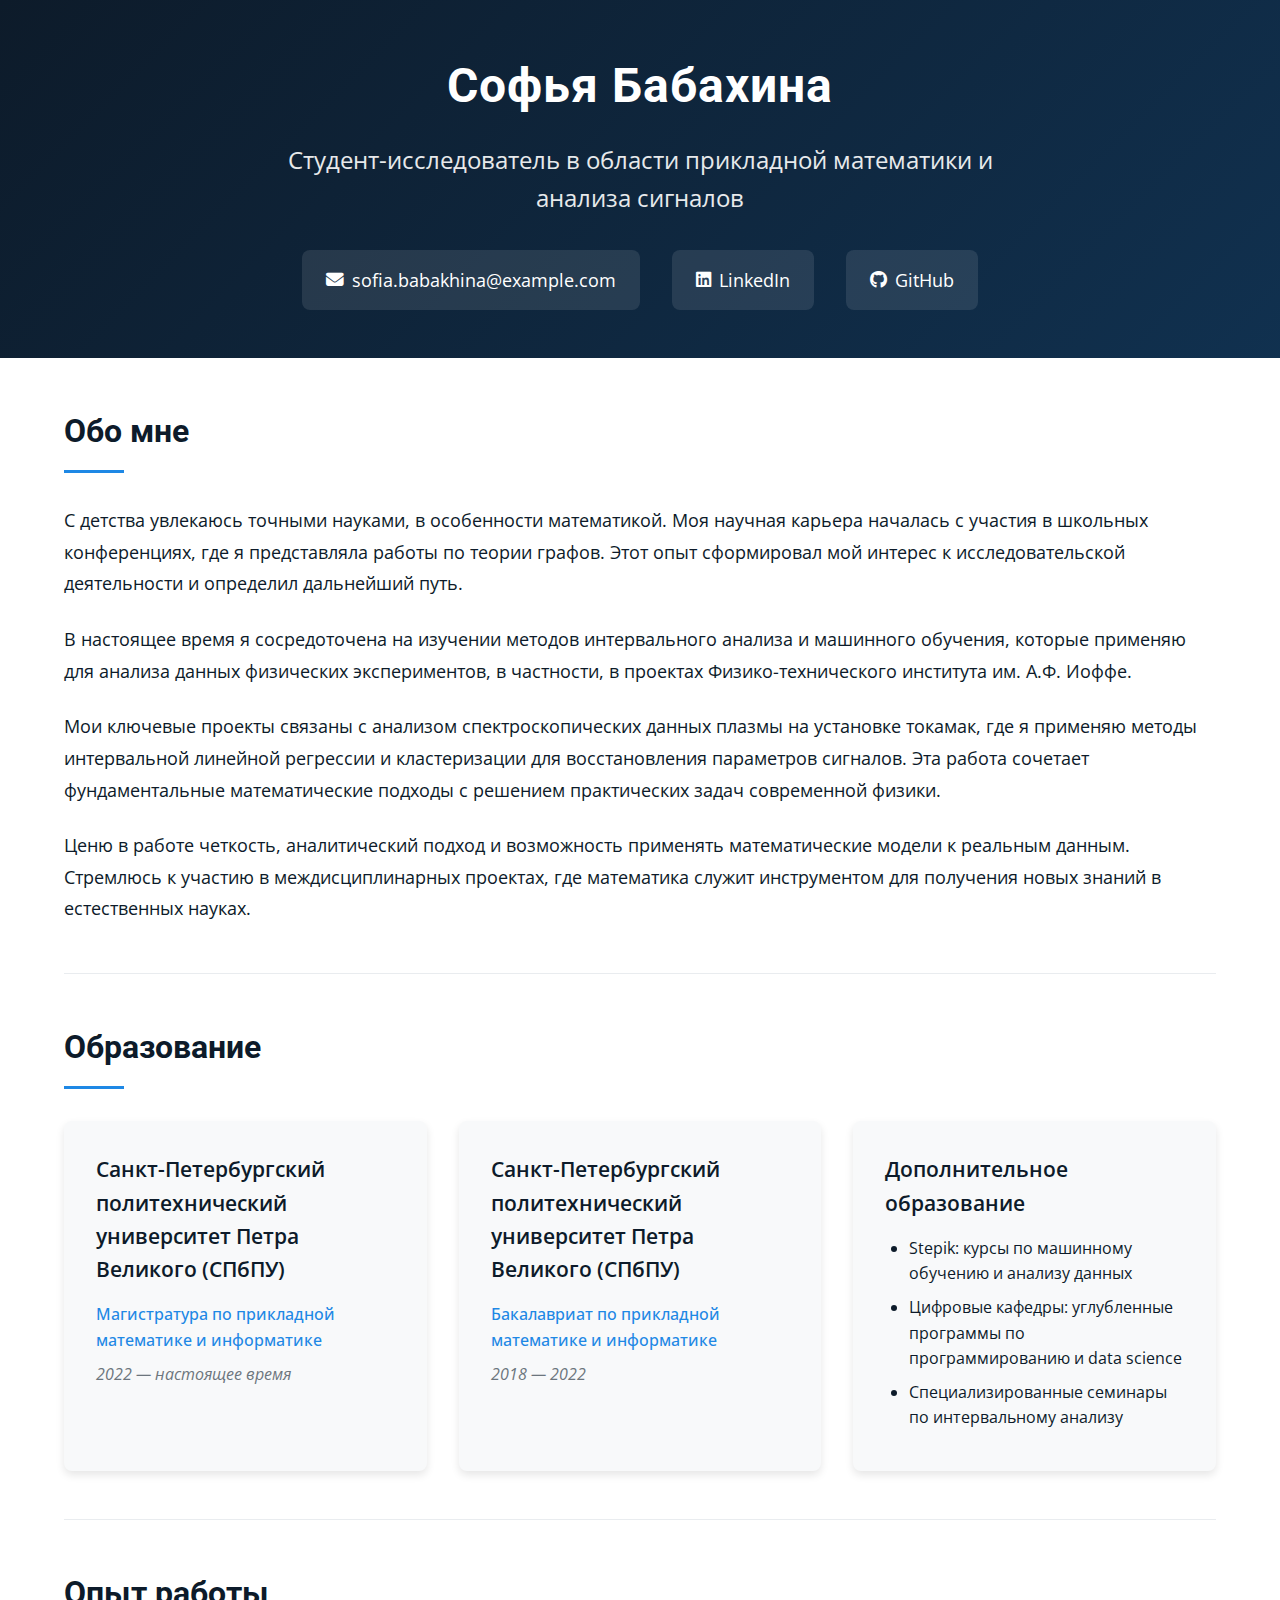
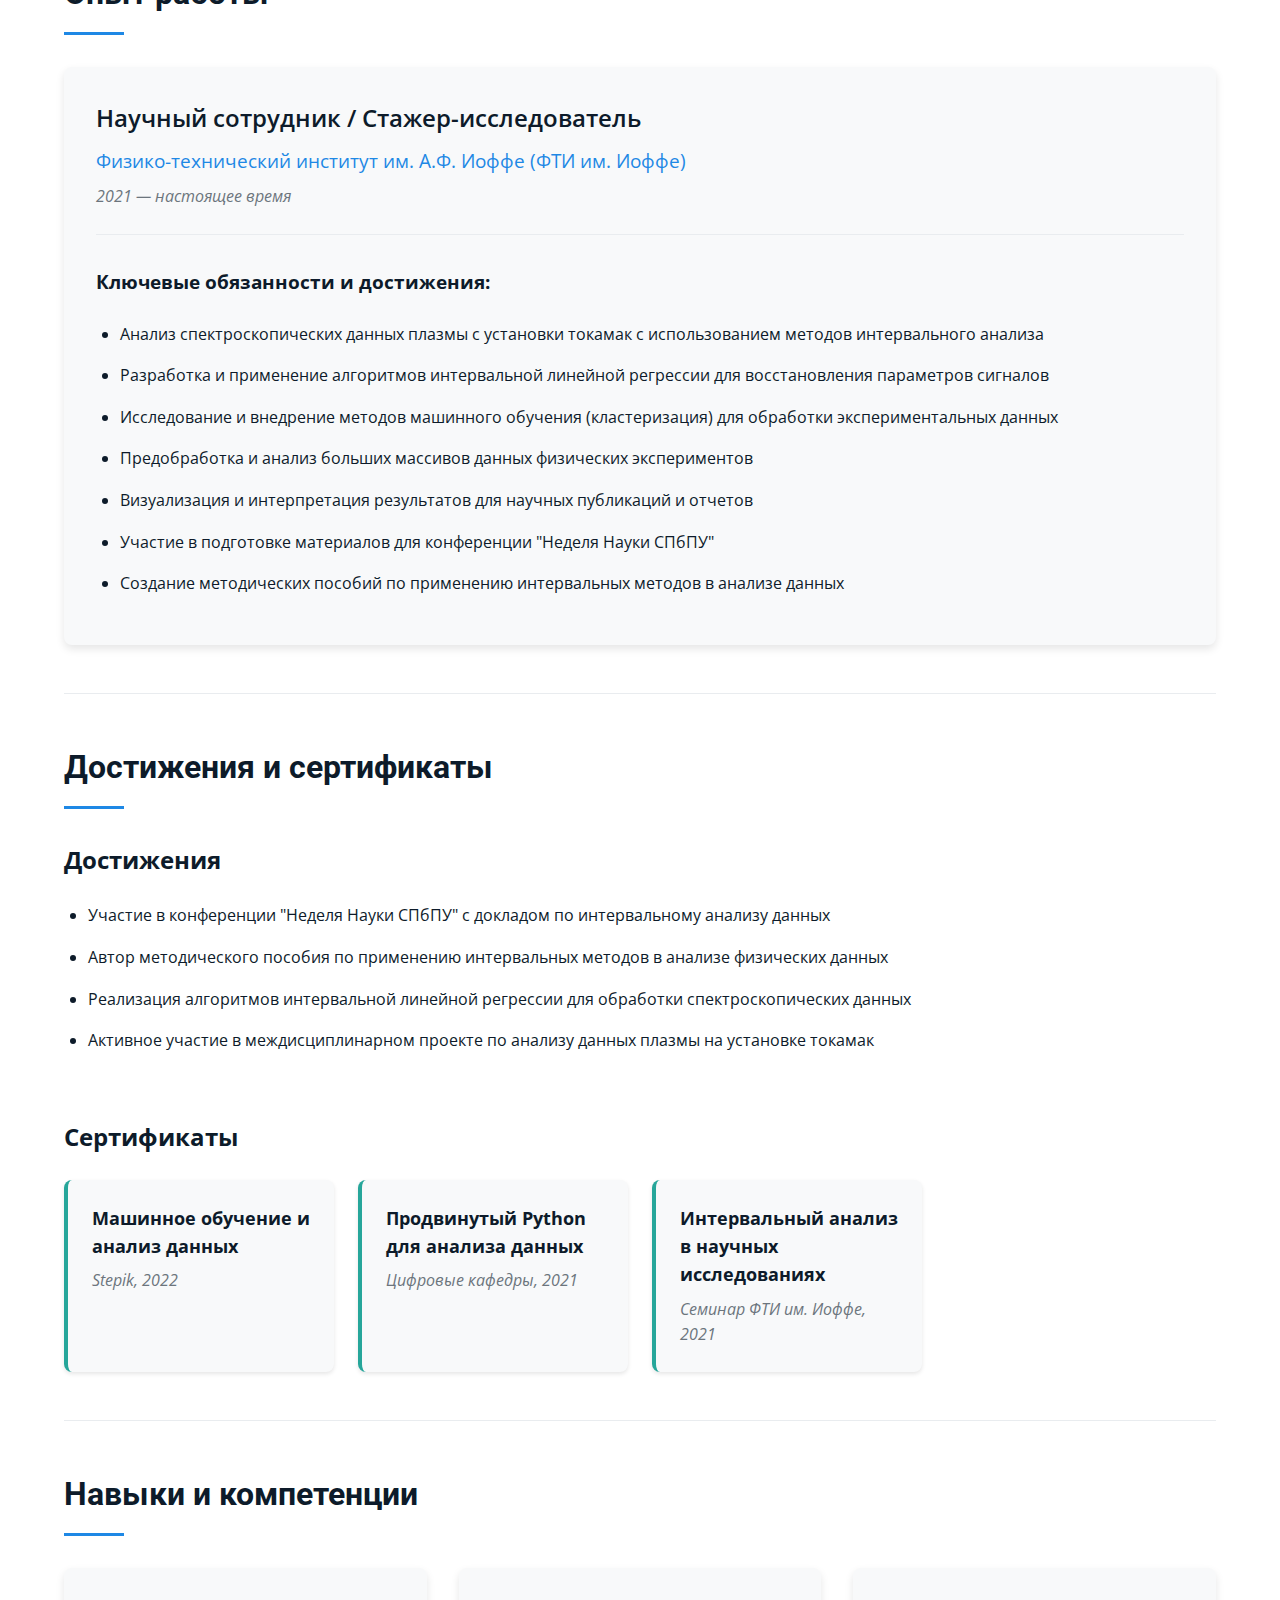
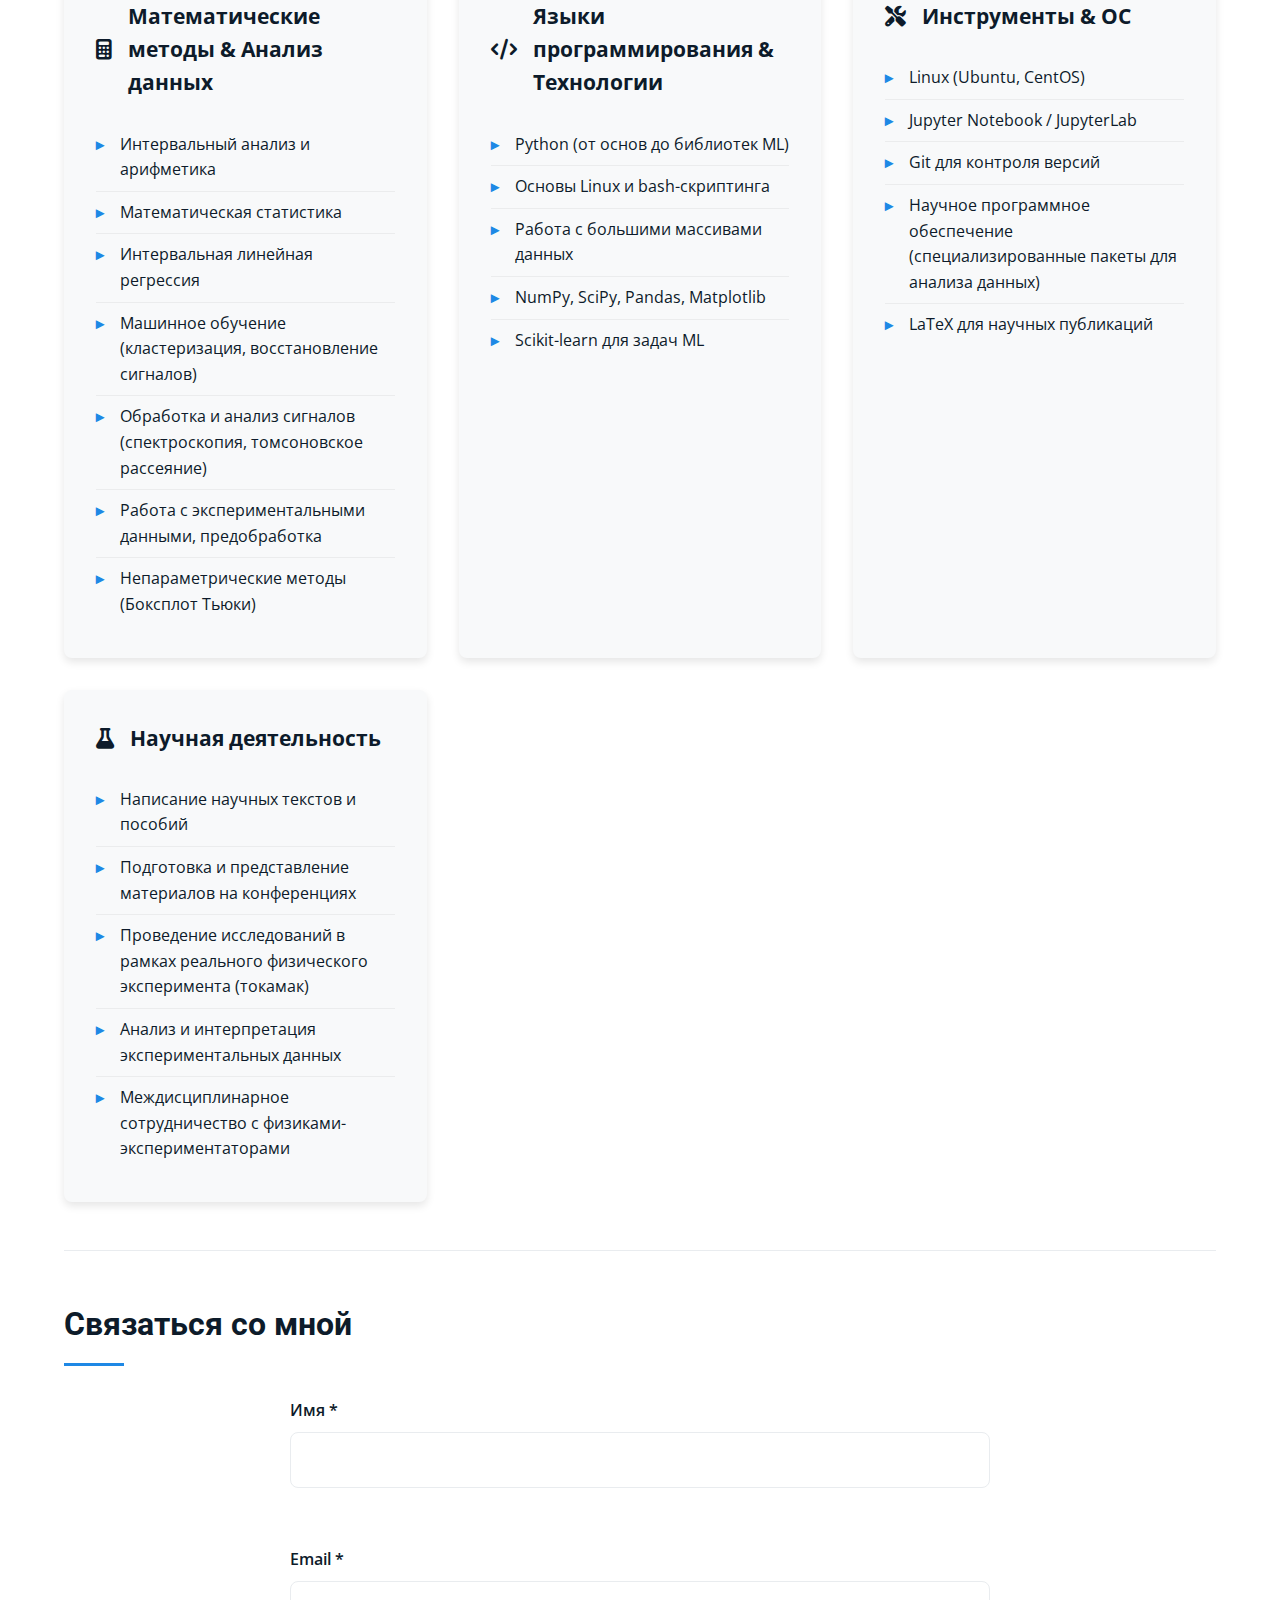
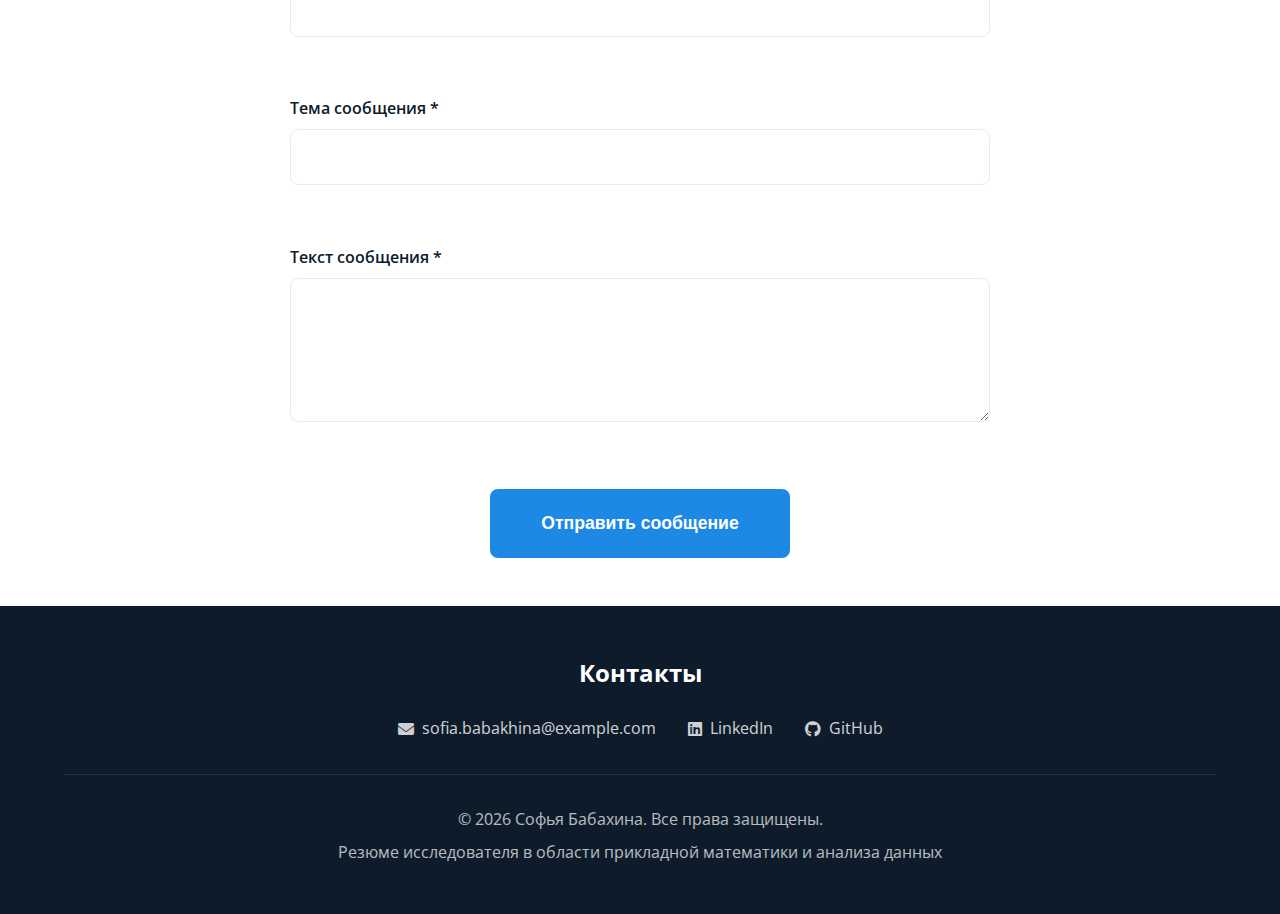
<file: Babakhina/лаб5/ver1/index.html>
<!DOCTYPE html>
<html lang="ru">
<head>
    <meta charset="UTF-8">
    <meta name="viewport" content="width=device-width, initial-scale=1.0">
    <title>Софья Бабахина: Резюме исследователя в области прикладной математики и анализа данных</title>
    <link rel="stylesheet" href="style.css">
    <!-- Font Awesome для иконок -->
    <link rel="stylesheet" href="https://cdnjs.cloudflare.com/ajax/libs/font-awesome/6.4.0/css/all.min.css">
    <!-- Google Fonts -->
    <link href="https://fonts.googleapis.com/css2?family=Roboto:wght@300;400;500;700&family=Open+Sans:wght@400;600&display=swap" rel="stylesheet">
    <link rel="icon" type="image/x-icon" href="data:image/svg+xml,<svg xmlns=%22http://www.w3.org/2000/svg%22 viewBox=%220 0 100 100%22><text y=%22.9em%22 font-size=%2290%22>📊</text></svg>">
</head>
<body>
    <!-- Заголовок (Hero Section) -->
    <header class="hero">
        <div class="container">
            <div class="hero-content">
                <h1 class="hero-title">Софья Бабахина</h1>
                <p class="hero-subtitle">Студент-исследователь в области прикладной математики и анализа сигналов</p>
                <div class="contact-info">
                    <a href="mailto:sofia.babakhina@example.com" class="contact-link">
                        <i class="fas fa-envelope"></i> sofia.babakhina@example.com
                    </a>
                    <a href="https://linkedin.com/in/sofiababakhina" target="_blank" class="contact-link">
                        <i class="fab fa-linkedin"></i> LinkedIn
                    </a>
                    <a href="https://github.com/sofiababakhina" target="_blank" class="contact-link">
                        <i class="fab fa-github"></i> GitHub
                    </a>
                </div>
            </div>
        </div>
    </header>

    <main class="main-content">
        <div class="container">
            <!-- Обо мне -->
            <section class="section about" id="about">
                <h2 class="section-title">Обо мне</h2>
                <div class="about-content">
                    <p>С детства увлекаюсь точными науками, в особенности математикой. Моя научная карьера началась с участия в школьных конференциях, где я представляла работы по теории графов. Этот опыт сформировал мой интерес к исследовательской деятельности и определил дальнейший путь.</p>
                    <p>В настоящее время я сосредоточена на изучении методов интервального анализа и машинного обучения, которые применяю для анализа данных физических экспериментов, в частности, в проектах Физико-технического института им. А.Ф. Иоффе.</p>
                    <p>Мои ключевые проекты связаны с анализом спектроскопических данных плазмы на установке токамак, где я применяю методы интервальной линейной регрессии и кластеризации для восстановления параметров сигналов. Эта работа сочетает фундаментальные математические подходы с решением практических задач современной физики.</p>
                    <p>Ценю в работе четкость, аналитический подход и возможность применять математические модели к реальным данным. Стремлюсь к участию в междисциплинарных проектах, где математика служит инструментом для получения новых знаний в естественных науках.</p>
                </div>
            </section>

            <!-- Образование -->
            <section class="section education" id="education">
                <h2 class="section-title">Образование</h2>
                <div class="education-cards">
                    <div class="education-card">
                        <h3 class="education-title">Санкт-Петербургский политехнический университет Петра Великого (СПбПУ)</h3>
                        <p class="education-degree">Магистратура по прикладной математике и информатике</p>
                        <p class="education-period">2022 — настоящее время</p>
                    </div>
                    <div class="education-card">
                        <h3 class="education-title">Санкт-Петербургский политехнический университет Петра Великого (СПбПУ)</h3>
                        <p class="education-degree">Бакалавриат по прикладной математике и информатике</p>
                        <p class="education-period">2018 — 2022</p>
                    </div>
                    <div class="education-card">
                        <h3 class="education-title">Дополнительное образование</h3>
                        <ul class="education-list">
                            <li>Stepik: курсы по машинному обучению и анализу данных</li>
                            <li>Цифровые кафедры: углубленные программы по программированию и data science</li>
                            <li>Специализированные семинары по интервальному анализу</li>
                        </ul>
                    </div>
                </div>
            </section>

            <!-- Опыт работы -->
            <section class="section experience" id="experience">
                <h2 class="section-title">Опыт работы</h2>
                <div class="experience-card">
                    <div class="experience-header">
                        <h3 class="experience-title">Научный сотрудник / Стажер-исследователь</h3>
                        <p class="experience-company">Физико-технический институт им. А.Ф. Иоффе (ФТИ им. Иоффе)</p>
                        <p class="experience-period">2021 — настоящее время</p>
                    </div>
                    <div class="experience-content">
                        <h4>Ключевые обязанности и достижения:</h4>
                        <ul class="experience-list">
                            <li>Анализ спектроскопических данных плазмы с установки токамак с использованием методов интервального анализа</li>
                            <li>Разработка и применение алгоритмов интервальной линейной регрессии для восстановления параметров сигналов</li>
                            <li>Исследование и внедрение методов машинного обучения (кластеризация) для обработки экспериментальных данных</li>
                            <li>Предобработка и анализ больших массивов данных физических экспериментов</li>
                            <li>Визуализация и интерпретация результатов для научных публикаций и отчетов</li>
                            <li>Участие в подготовке материалов для конференции "Неделя Науки СПбПУ"</li>
                            <li>Создание методических пособий по применению интервальных методов в анализе данных</li>
                        </ul>
                    </div>
                </div>
            </section>

            <!-- Достижения и сертификаты -->
            <section class="section achievements" id="achievements">
                <h2 class="section-title">Достижения и сертификаты</h2>
                <div class="achievements-content">
                    <div class="achievements-list">
                        <h3>Достижения</h3>
                        <ul>
                            <li>Участие в конференции "Неделя Науки СПбПУ" с докладом по интервальному анализу данных</li>
                            <li>Автор методического пособия по применению интервальных методов в анализе физических данных</li>
                            <li>Реализация алгоритмов интервальной линейной регрессии для обработки спектроскопических данных</li>
                            <li>Активное участие в междисциплинарном проекте по анализу данных плазмы на установке токамак</li>
                        </ul>
                    </div>
                    <div class="certificates-list">
                        <h3>Сертификаты</h3>
                        <div class="certificates-cards">
                            <div class="certificate-card">
                                <h4>Машинное обучение и анализ данных</h4>
                                <p>Stepik, 2022</p>
                            </div>
                            <div class="certificate-card">
                                <h4>Продвинутый Python для анализа данных</h4>
                                <p>Цифровые кафедры, 2021</p>
                            </div>
                            <div class="certificate-card">
                                <h4>Интервальный анализ в научных исследованиях</h4>
                                <p>Семинар ФТИ им. Иоффе, 2021</p>
                            </div>
                        </div>
                    </div>
                </div>
            </section>

            <!-- Навыки -->
            <section class="section skills" id="skills">
                <h2 class="section-title">Навыки и компетенции</h2>
                <div class="skills-grid">
                    <div class="skill-category">
                        <h3><i class="fas fa-calculator"></i> Математические методы & Анализ данных</h3>
                        <ul class="skill-list">
                            <li>Интервальный анализ и арифметика</li>
                            <li>Математическая статистика</li>
                            <li>Интервальная линейная регрессия</li>
                            <li>Машинное обучение (кластеризация, восстановление сигналов)</li>
                            <li>Обработка и анализ сигналов (спектроскопия, томсоновское рассеяние)</li>
                            <li>Работа с экспериментальными данными, предобработка</li>
                            <li>Непараметрические методы (Боксплот Тьюки)</li>
                        </ul>
                    </div>
                    <div class="skill-category">
                        <h3><i class="fas fa-code"></i> Языки программирования & Технологии</h3>
                        <ul class="skill-list">
                            <li>Python (от основ до библиотек ML)</li>
                            <li>Основы Linux и bash-скриптинга</li>
                            <li>Работа с большими массивами данных</li>
                            <li>NumPy, SciPy, Pandas, Matplotlib</li>
                            <li>Scikit-learn для задач ML</li>
                        </ul>
                    </div>
                    <div class="skill-category">
                        <h3><i class="fas fa-tools"></i> Инструменты & ОС</h3>
                        <ul class="skill-list">
                            <li>Linux (Ubuntu, CentOS)</li>
                            <li>Jupyter Notebook / JupyterLab</li>
                            <li>Git для контроля версий</li>
                            <li>Научное программное обеспечение (специализированные пакеты для анализа данных)</li>
                            <li>LaTeX для научных публикаций</li>
                        </ul>
                    </div>
                    <div class="skill-category">
                        <h3><i class="fas fa-flask"></i> Научная деятельность</h3>
                        <ul class="skill-list">
                            <li>Написание научных текстов и пособий</li>
                            <li>Подготовка и представление материалов на конференциях</li>
                            <li>Проведение исследований в рамках реального физического эксперимента (токамак)</li>
                            <li>Анализ и интерпретация экспериментальных данных</li>
                            <li>Междисциплинарное сотрудничество с физиками-экспериментаторами</li>
                        </ul>
                    </div>
                </div>
            </section>

            <!-- Форма обратной связи -->
            <section class="section contact-form" id="contact">
                <h2 class="section-title">Связаться со мной</h2>
                <form id="feedbackForm" class="form">
                    <div class="form-group">
                        <label for="name">Имя *</label>
                        <input type="text" id="name" name="name" required>
                        <div class="error-message" id="nameError"></div>
                    </div>
                    <div class="form-group">
                        <label for="email">Email *</label>
                        <input type="email" id="email" name="email" required>
                        <div class="error-message" id="emailError"></div>
                    </div>
                    <div class="form-group">
                        <label for="subject">Тема сообщения *</label>
                        <input type="text" id="subject" name="subject" required>
                        <div class="error-message" id="subjectError"></div>
                    </div>
                    <div class="form-group">
                        <label for="message">Текст сообщения *</label>
                        <textarea id="message" name="message" rows="5" required></textarea>
                        <div class="error-message" id="messageError"></div>
                    </div>
                    <button type="submit" class="btn-submit">Отправить сообщение</button>
                </form>
            </section>
        </div>
    </main>

    <!-- Футер -->
    <footer class="footer">
        <div class="container">
            <div class="footer-content">
                <div class="footer-contacts">
                    <h3>Контакты</h3>
                    <div class="footer-links">
                        <a href="mailto:sofia.babakhina@example.com" class="footer-link">
                            <i class="fas fa-envelope"></i> sofia.babakhina@example.com
                        </a>
                        <a href="https://linkedin.com/in/sofiababakhina" target="_blank" class="footer-link">
                            <i class="fab fa-linkedin"></i> LinkedIn
                        </a>
                        <a href="https://github.com/sofiababakhina" target="_blank" class="footer-link">
                            <i class="fab fa-github"></i> GitHub
                        </a>
                    </div>
                </div>
                <div class="footer-copyright">
                    <p>&copy; <span id="currentYear"></span> Софья Бабахина. Все права защищены.</p>
                    <p>Резюме исследователя в области прикладной математики и анализа данных</p>
                </div>
            </div>
        </div>
    </footer>

    <script src="script.js"></script>
</body>
</html>
</file>
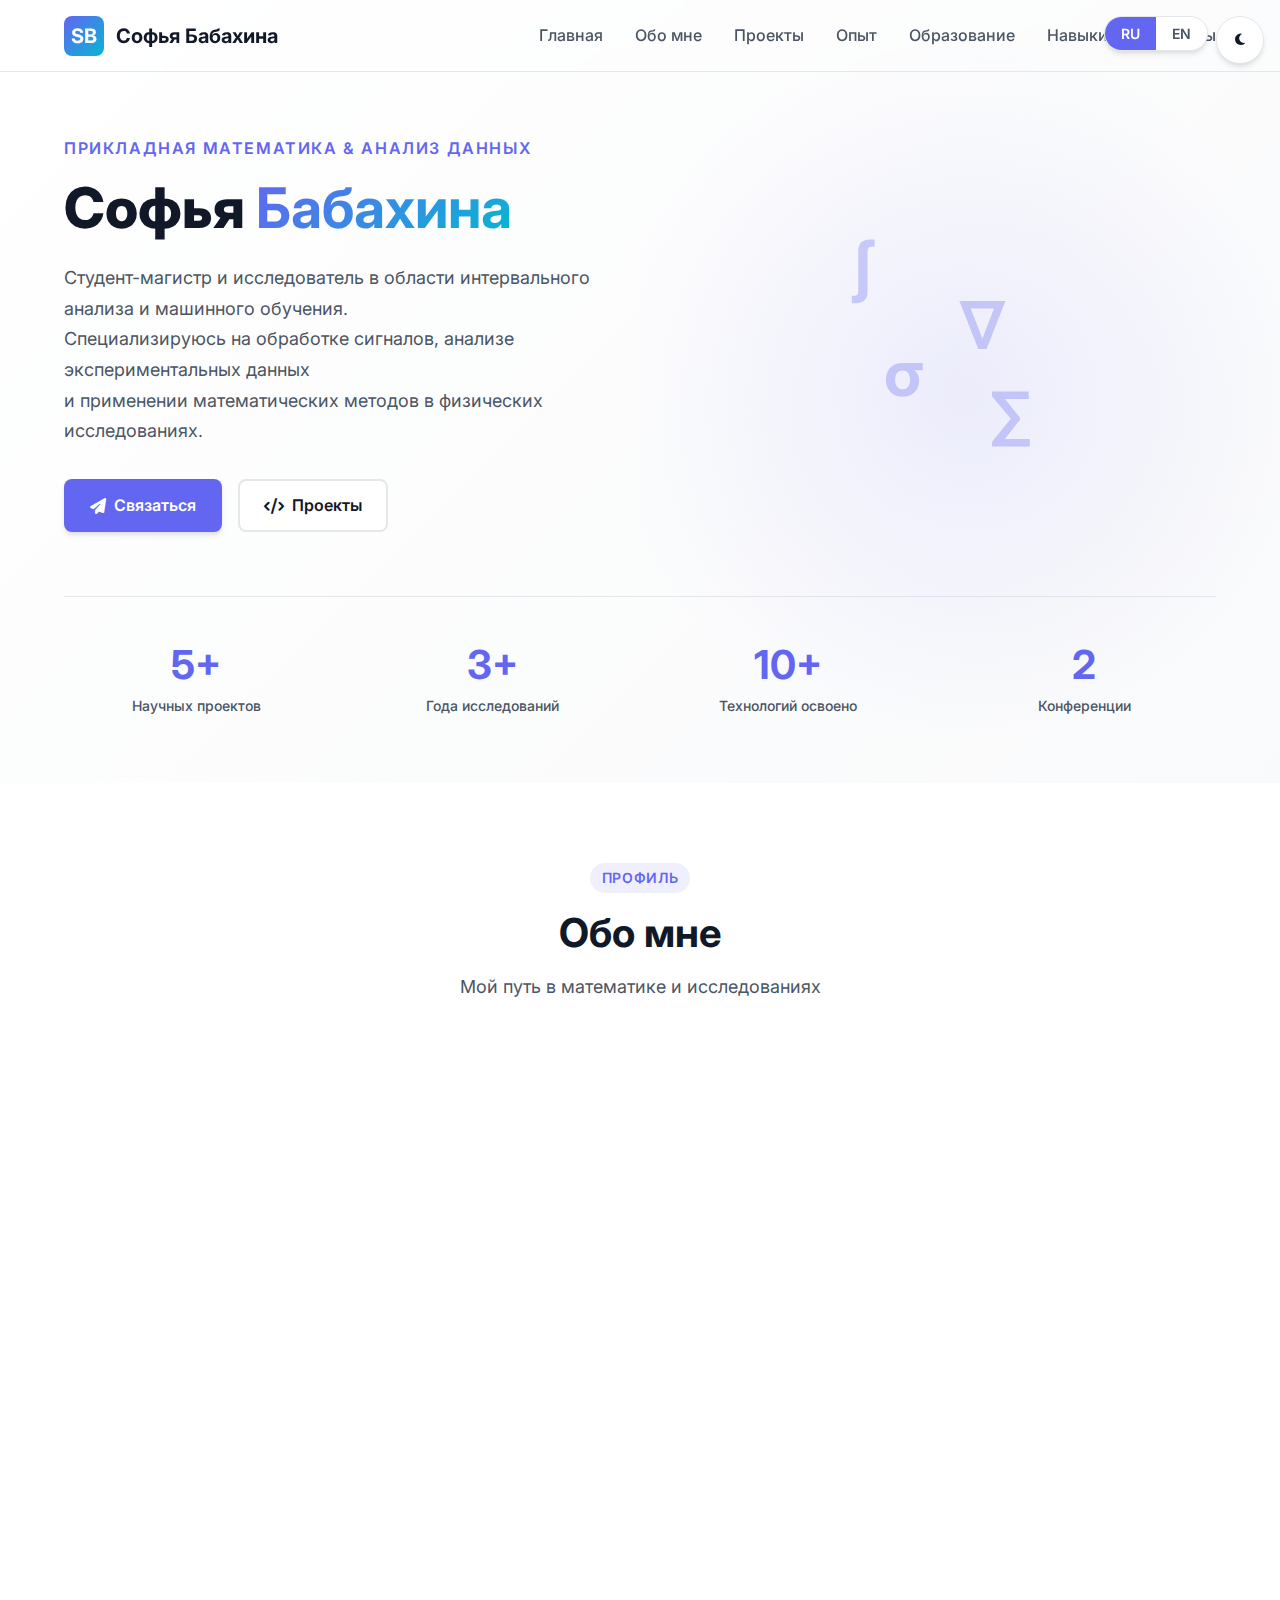
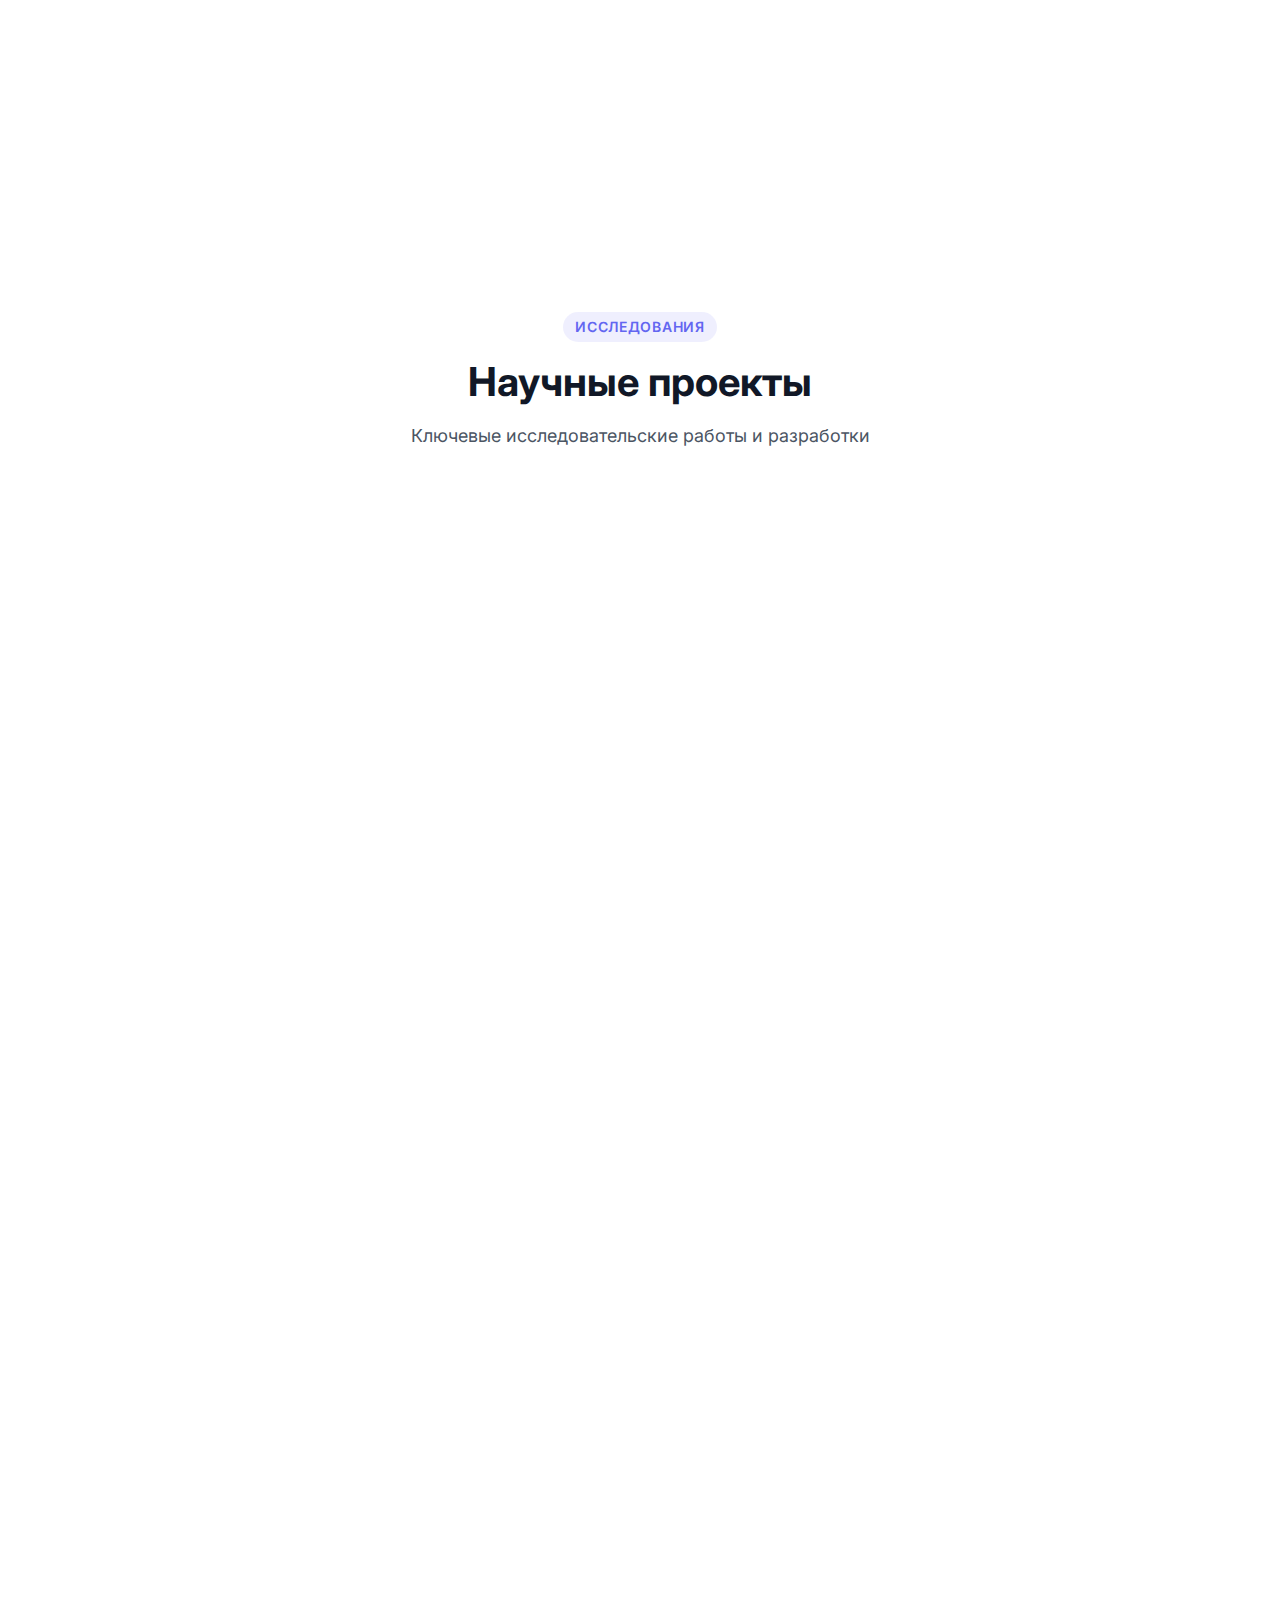
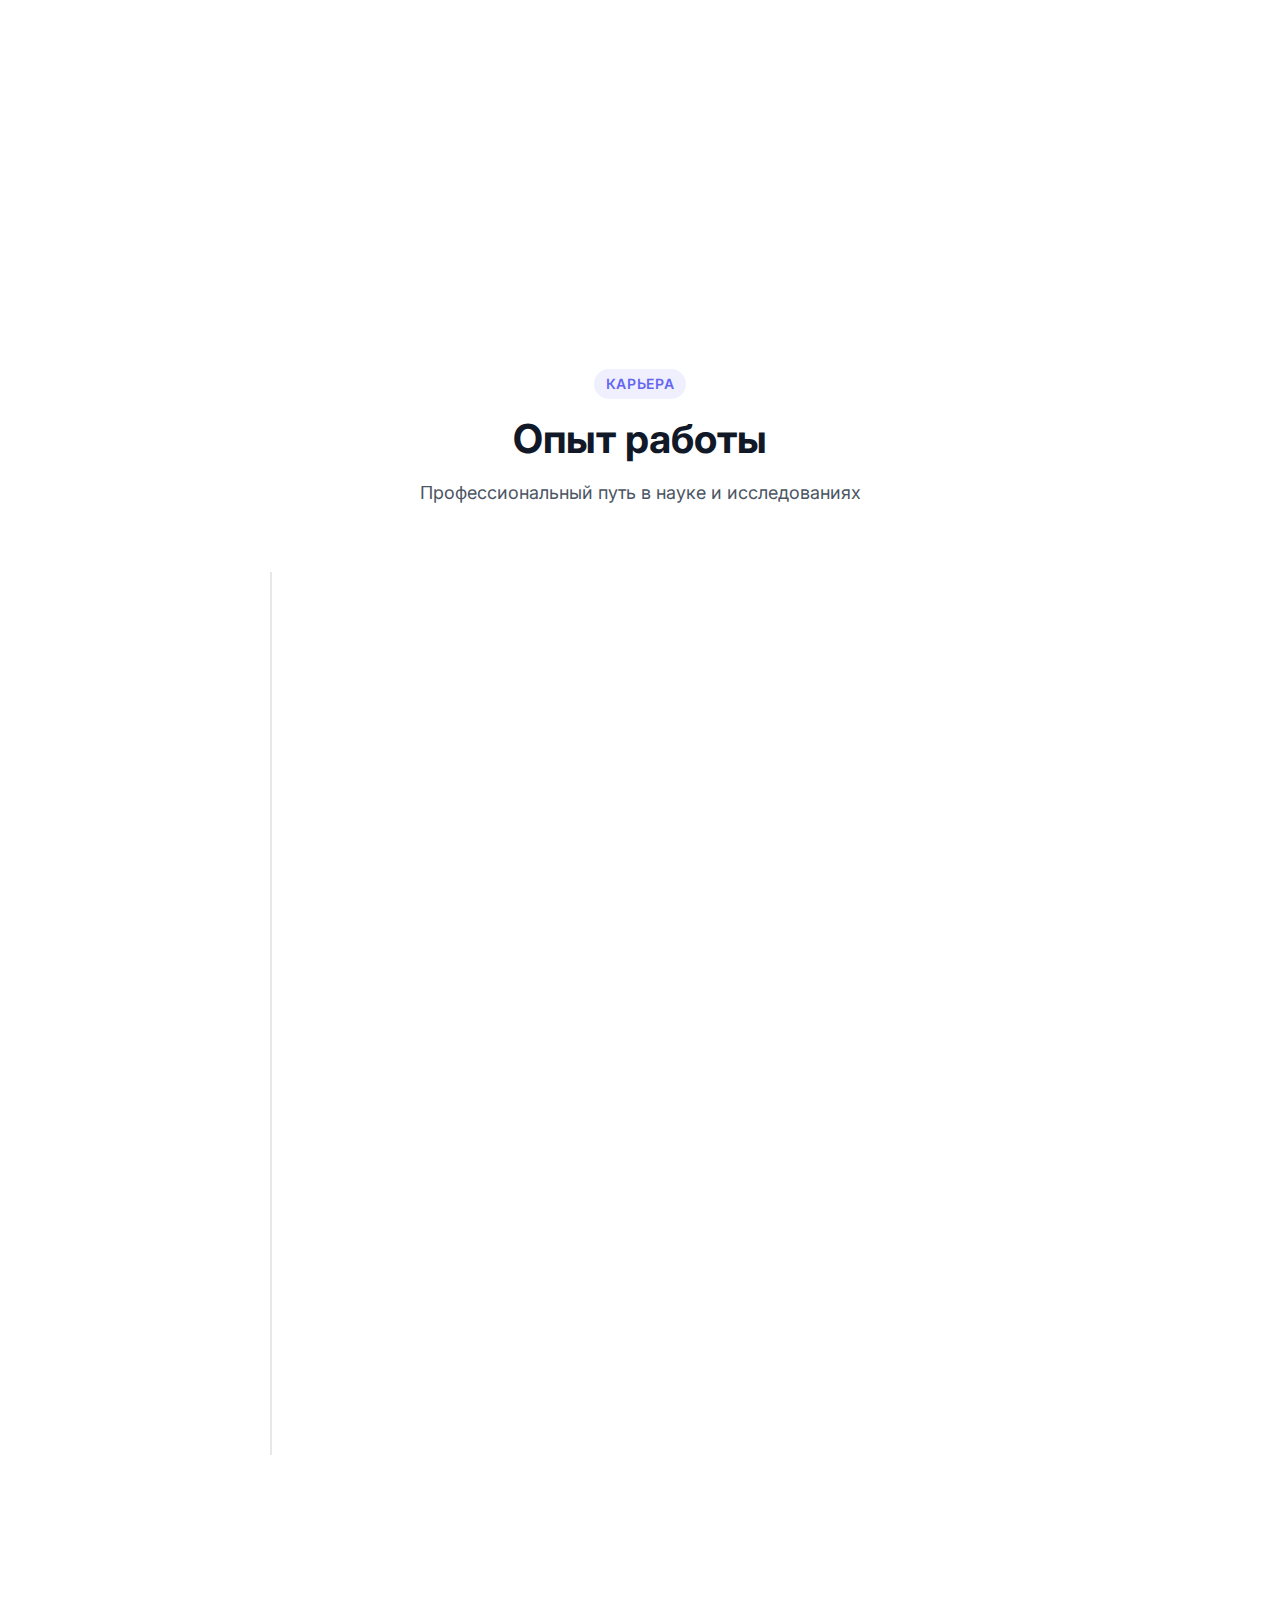
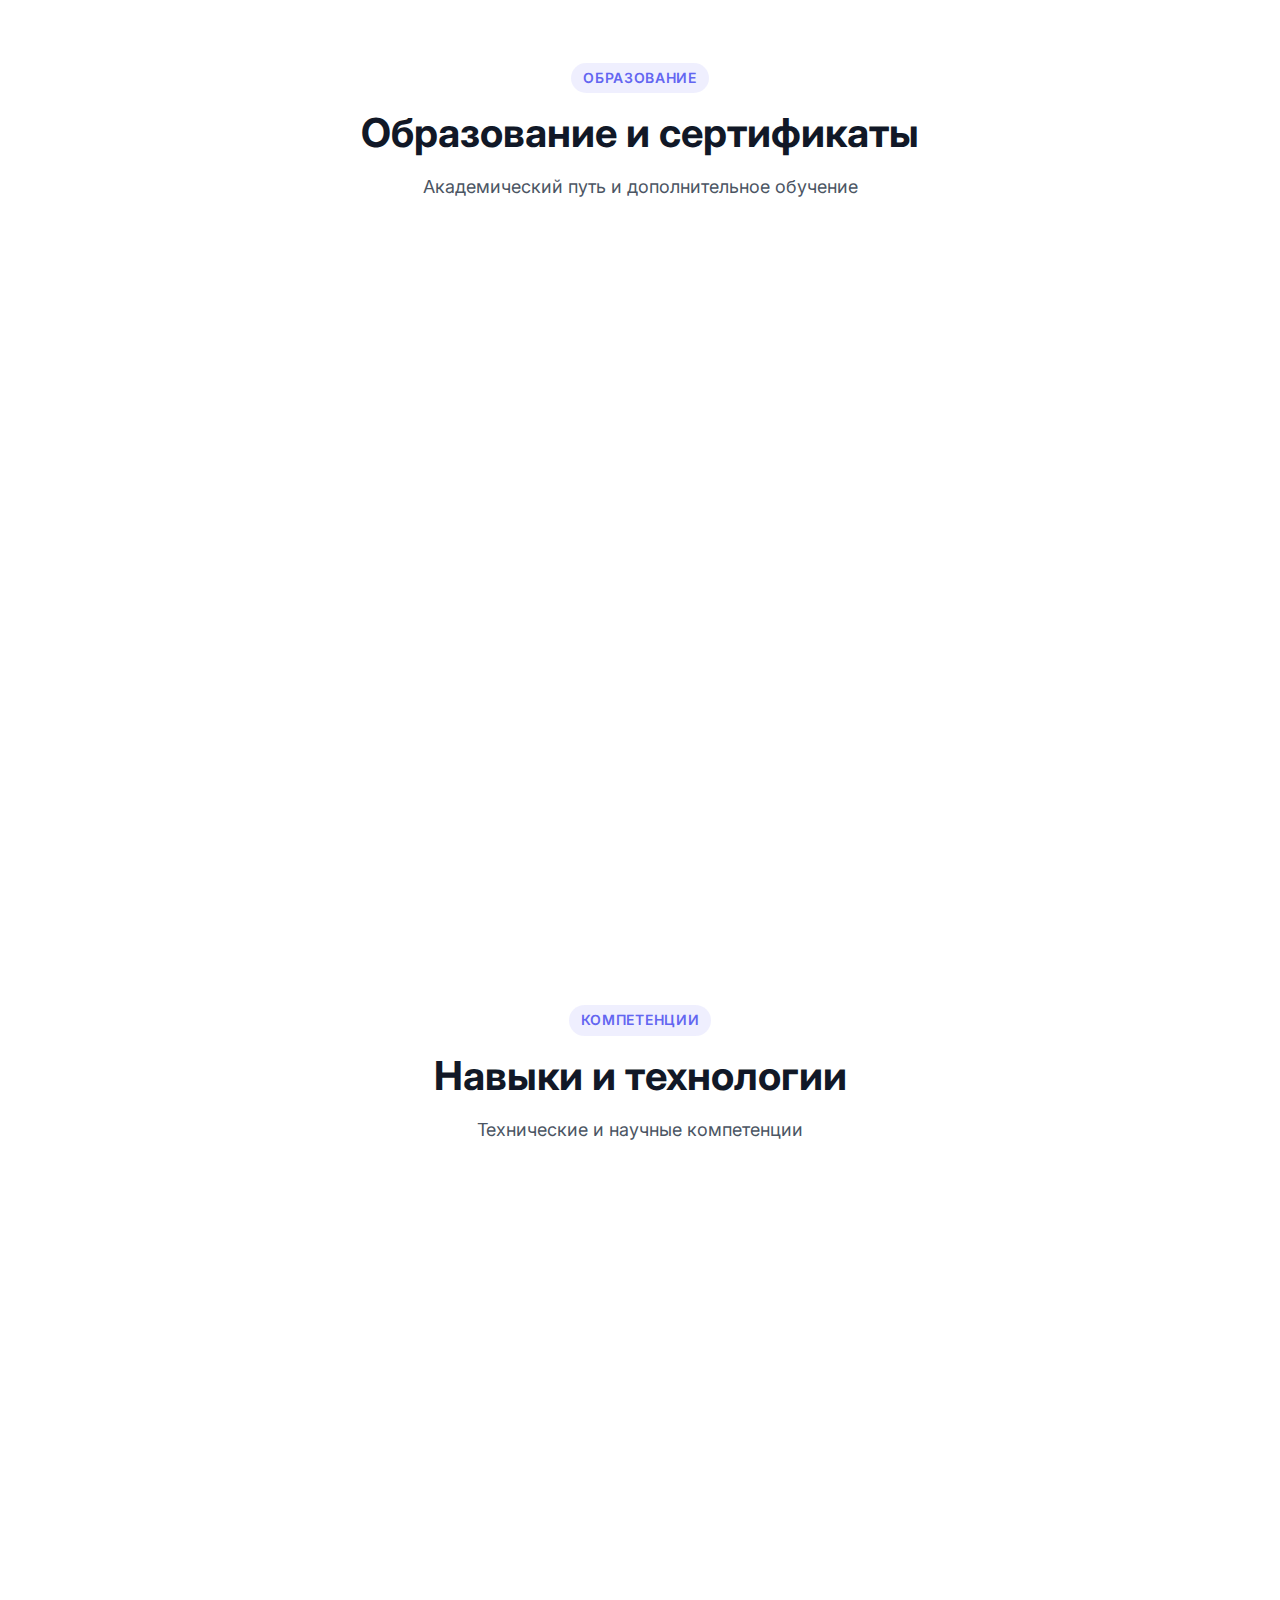
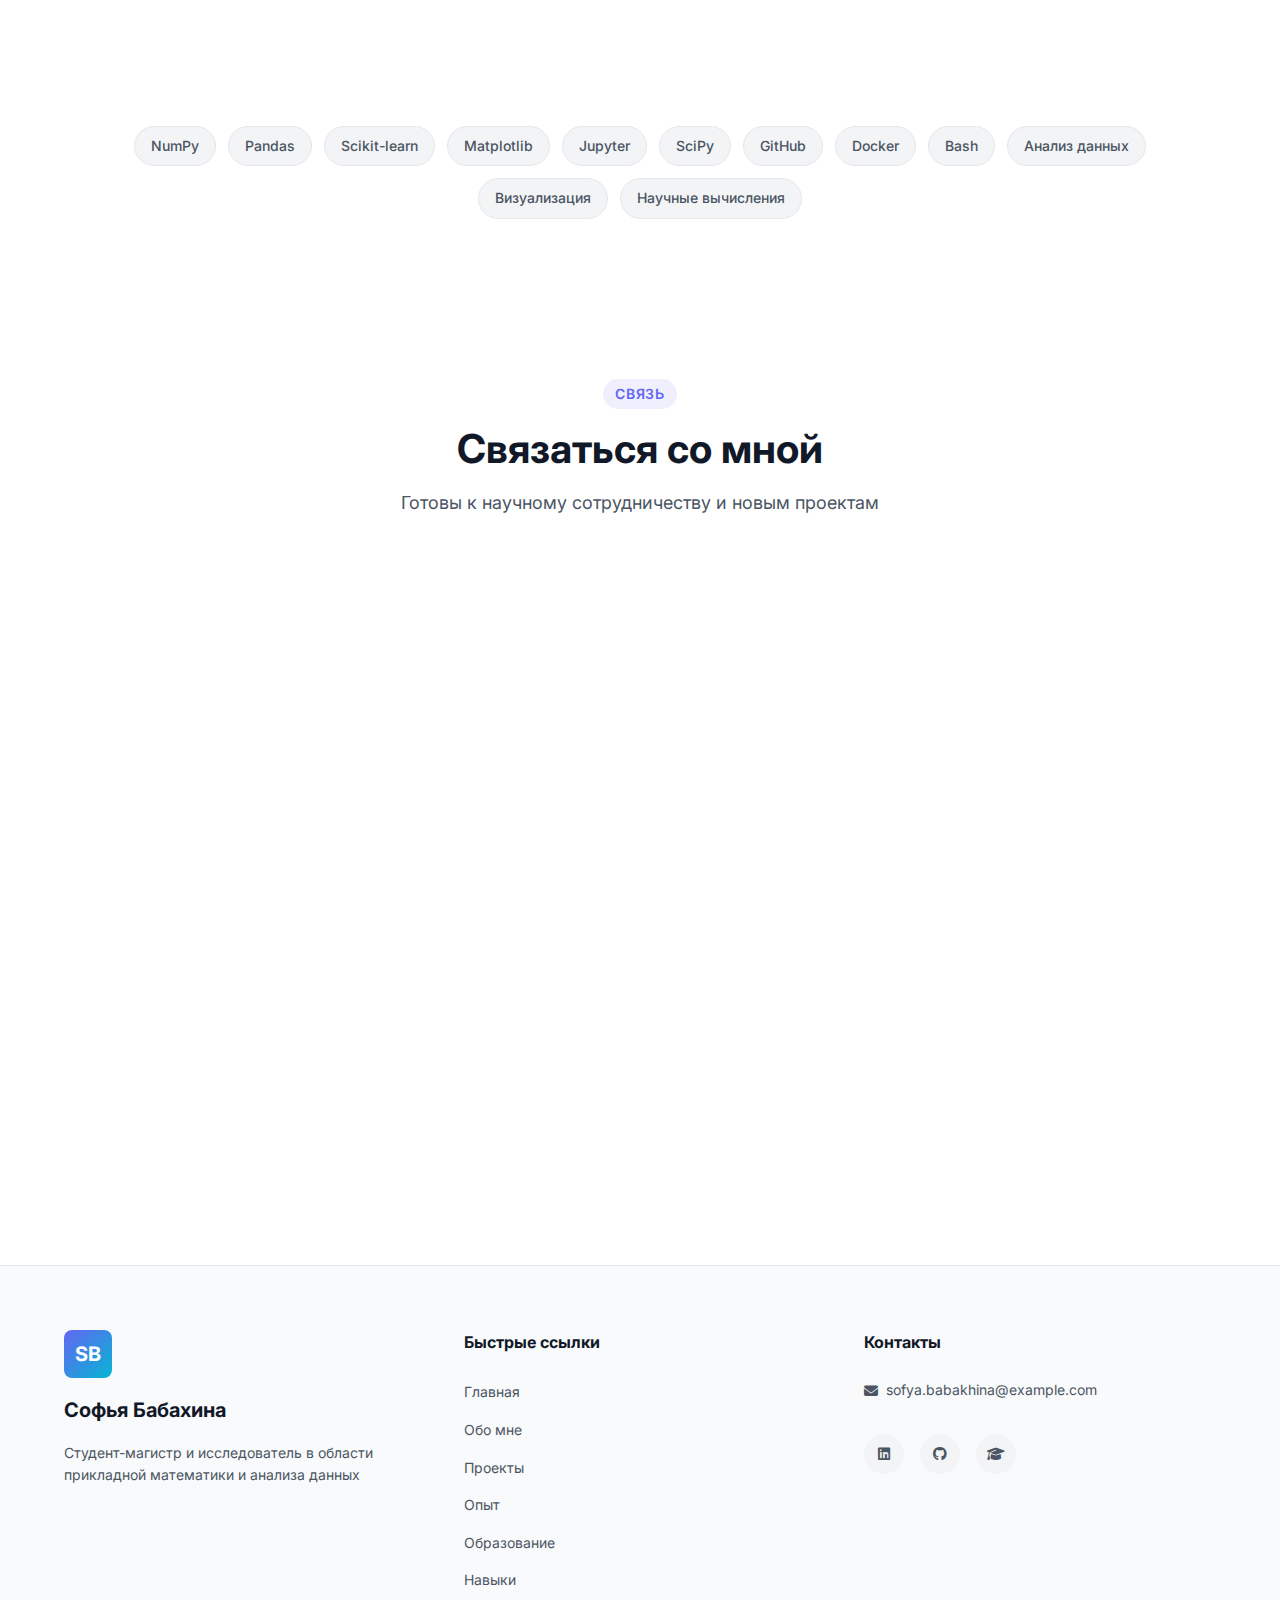
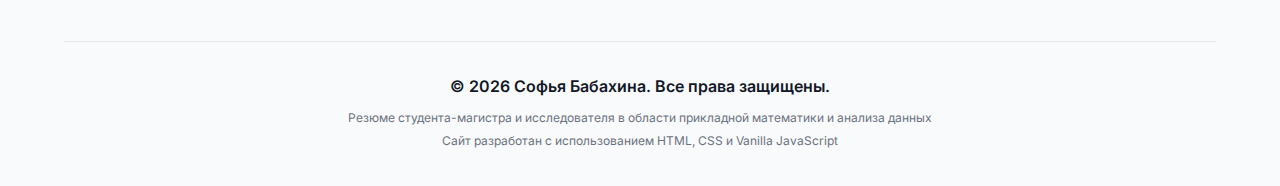
<file: Babakhina/лаб5/ver2/index.html>
<!DOCTYPE html>
<html lang="ru" dir="ltr">
<head>
    <meta charset="UTF-8">
    <meta name="viewport" content="width=device-width, initial-scale=1.0">
    <meta name="description" content="Интерактивное резюме Софьи Бабахиной - исследователя в области прикладной математики и анализа данных">
    <meta name="keywords" content="прикладная математика, анализ данных, машинное обучение, исследователь, Python, интервальный анализ">
    <meta name="author" content="Софья Бабахина">
    
    <title>Софья Бабахина | Прикладная математика и анализ данных</title>
    
    <!-- Иконки и шрифты -->
    <link rel="stylesheet" href="https://cdnjs.cloudflare.com/ajax/libs/font-awesome/6.4.0/css/all.min.css">
    <link href="https://fonts.googleapis.com/css2?family=Inter:wght@300;400;500;600;700&family=JetBrains+Mono:wght@300;400&display=swap" rel="stylesheet">
    <link rel="stylesheet" href="https://cdnjs.cloudflare.com/ajax/libs/animate.css/4.1.1/animate.min.css">
    
    <!-- Фавикон -->
    <link rel="icon" type="image/x-icon" href="data:image/svg+xml,<svg xmlns=%22http://www.w3.org/2000/svg%22 viewBox=%220 0 100 100%22><text y=%22.9em%22 font-size=%2290%22>📊</text></svg>">
    
    <!-- Стили -->
    <link rel="stylesheet" href="style.css">
    
    <!-- Мета-теги для соцсетей -->
    <meta property="og:title" content="Софья Бабахина | Прикладная математика и анализ данных">
    <meta property="og:description" content="Исследователь в области прикладной математики, анализа сигналов и машинного обучения">
    <meta property="og:image" content="https://images.unsplash.com/photo-1635070041078-e363dbe005cb?ixlib=rb-4.0.3&ixid=M3wxMjA3fDB8MHxwaG90by1wYWdlfHx8fGVufDB8fHx8fA%3D%3D&auto=format&fit=crop&w=1000&q=80">
    <meta property="og:type" content="website">
</head>
<body class="light-theme">
    <!-- Переключатель темы -->
    <button class="theme-toggle" aria-label="Переключить тему">
        <i class="fas fa-moon"></i>
        <i class="fas fa-sun"></i>
    </button>

    <!-- Переключатель языка -->
    <div class="language-switcher">
        <button class="lang-btn active" data-lang="ru">RU</button>
        <button class="lang-btn" data-lang="en">EN</button>
    </div>

    <!-- Навигация -->
    <nav class="navbar">
        <div class="container">
            <div class="nav-content">
                <a href="#home" class="nav-logo animate__animated animate__fadeIn">
                    <span class="logo-text">SB</span>
                    <span class="logo-name">Софья Бабахина</span>
                </a>
                
                <button class="nav-toggle" aria-label="Меню навигации">
                    <span></span>
                    <span></span>
                    <span></span>
                </button>
                
                <ul class="nav-menu">
                    <li><a href="#home" class="nav-link">Главная</a></li>
                    <li><a href="#about" class="nav-link">Обо мне</a></li>
                    <li><a href="#projects" class="nav-link">Проекты</a></li>
                    <li><a href="#experience" class="nav-link">Опыт</a></li>
                    <li><a href="#education" class="nav-link">Образование</a></li>
                    <li><a href="#skills" class="nav-link">Навыки</a></li>
                    <li><a href="#contact" class="nav-link">Контакты</a></li>
                </ul>
            </div>
        </div>
    </nav>

    <!-- Hero Section -->
    <header class="hero" id="home">
        <div class="container">
            <div class="hero-content animate__animated animate__fadeInUp">
                <div class="hero-text">
                    <h4 class="hero-subtitle animate__animated animate__fadeIn">Прикладная математика & Анализ данных</h4>
                    <h1 class="hero-title">Софья <span class="text-gradient">Бабахина</span></h1>
                    <p class="hero-description">
                        Студент-магистр и исследователь в области интервального анализа и машинного обучения.<br>
                        Специализируюсь на обработке сигналов, анализе экспериментальных данных<br>
                        и применении математических методов в физических исследованиях.
                    </p>
                    
                    <div class="hero-buttons">
                        <a href="#contact" class="btn btn-primary animate__animated animate__pulse animate__infinite animate__slower">
                            <i class="fas fa-paper-plane"></i> Связаться
                        </a>
                        <a href="#projects" class="btn btn-secondary">
                            <i class="fas fa-code"></i> Проекты
                        </a>
                    </div>
                </div>
                
                <div class="hero-visual">
                    <div class="visual-element">
                        <div class="math-symbol">∫</div>
                        <div class="math-symbol">∑</div>
                        <div class="math-symbol">σ</div>
                        <div class="math-symbol">∇</div>
                    </div>
                </div>
            </div>
            
            <div class="hero-stats">
                <div class="stat-item">
                    <span class="stat-number">5+</span>
                    <span class="stat-text">Научных проектов</span>
                </div>
                <div class="stat-item">
                    <span class="stat-number">3+</span>
                    <span class="stat-text">Года исследований</span>
                </div>
                <div class="stat-item">
                    <span class="stat-number">10+</span>
                    <span class="stat-text">Технологий освоено</span>
                </div>
                <div class="stat-item">
                    <span class="stat-number">2</span>
                    <span class="stat-text">Конференции</span>
                </div>
            </div>
        </div>
    </header>

    <main class="main-content">
        <!-- Обо мне -->
        <section class="section about" id="about">
            <div class="container">
                <div class="section-header">
                    <span class="section-label">ПРОФИЛЬ</span>
                    <h2 class="section-title">Обо мне</h2>
                    <p class="section-subtitle">Мой путь в математике и исследованиях</p>
                </div>
                
                <div class="about-grid">
                    <div class="about-text animate__animated" data-animate="fadeInLeft">
                        <p>Мое увлечение математикой началось еще в школьные годы и переросло в профессиональную деятельность. Сейчас я продолжаю углублять знания в магистратуре, фокусируясь на применении современных математических методов для решения сложных исследовательских задач в области анализа данных и обработки сигналов.</p>
                        <p>Основная область моих исследований — <strong>интервальный анализ и его применение в машинном обучении</strong>. Я разрабатываю методы интервальной линейной регрессии для работы с данными, содержащими неопределенности, что критически важно для экспериментальных исследований.</p>
                        <p>В <strong>Физико-техническом институте им. Иоффе</strong> я работаю над анализом сигналов спектроскопии томсоновского рассеяния на установке токамак. Этот проект позволяет применять математические методы к реальным физическим экспериментам мирового уровня.</p>
                        
                        <div class="about-quote">
                            <i class="fas fa-quote-left"></i>
                            <p>Математика — это язык, на котором написана книга природы.</p>
                            <cite>Галилео Галилей</cite>
                        </div>
                    </div>
                    
                    <div class="about-image animate__animated" data-animate="fadeInRight">
                        <div class="image-placeholder">
                            <div class="placeholder-content">
                                <i class="fas fa-user-graduate"></i>
                                <p>Студент-магистр и исследователь в области прикладной математики</p>
                            </div>
                        </div>
                        <div class="about-highlights">
                            <div class="highlight">
                                <i class="fas fa-map-marker-alt"></i>
                                <div>
                                    <h4>Локация</h4>
                                    <p>Санкт-Петербург, Россия</p>
                                </div>
                            </div>
                            <div class="highlight">
                                <i class="fas fa-briefcase"></i>
                                <div>
                                    <h4>Статус</h4>
                                    <p>Студент-магистр СПбПУ, Исследователь в ФТИ им. Иоффе</p>
                                </div>
                            </div>
                            <div class="highlight">
                                <i class="fas fa-graduation-cap"></i>
                                <div>
                                    <h4>Образование</h4>
                                    <p>СПбПУ, Прикладная математика (магистратура, 1 курс)</p>
                                </div>
                            </div>
                        </div>
                    </div>
                </div>
            </div>
        </section>

        <!-- Научные проекты -->
        <section class="section projects" id="projects">
            <div class="container">
                <div class="section-header">
                    <span class="section-label">ИССЛЕДОВАНИЯ</span>
                    <h2 class="section-title">Научные проекты</h2>
                    <p class="section-subtitle">Ключевые исследовательские работы и разработки</p>
                </div>
                
                <div class="projects-grid">
                    <!-- Проект 1 -->
                    <article class="project-card animate__animated" data-animate="fadeInUp">
                        <div class="project-icon">
                            <i class="fas fa-satellite-dish"></i>
                        </div>
                        <div class="project-content">
                            <span class="project-category">Анализ сигналов</span>
                            <h3 class="project-title">Интервальный анализ данных спектроскопии томсоновского рассеяния</h3>
                            <p class="project-description">
                                Разработка и применение методов интервального анализа для обработки данных спектроскопии на установке токамак. Создание алгоритмов для учета неопределенностей в экспериментальных измерениях.
                            </p>
                            <div class="project-tech">
                                <span>Python</span>
                                <span>Интервальный анализ</span>
                                <span>Обработка сигналов</span>
                            </div>
                            <div class="project-status">
                                <span class="status active">В процессе</span>
                                <span class="project-date">2022 - настоящее время</span>
                            </div>
                        </div>
                    </article>
                    
                    <!-- Проект 2 -->
                    <article class="project-card animate__animated" data-animate="fadeInUp">
                        <div class="project-icon">
                            <i class="fas fa-chart-line"></i>
                        </div>
                        <div class="project-content">
                            <span class="project-category">Машинное обучение</span>
                            <h3 class="project-title">Интервальная линейная регрессия для данных с неопределенностями</h3>
                            <p class="project-description">
                                Исследование и разработка методов интервальной регрессии для задач машинного обучения. Применение к реальным наборам данных с целью повышения точности предсказаний при наличии измерительных погрешностей.
                            </p>
                            <div class="project-tech">
                                <span>Python</span>
                                <span>Scikit-learn</span>
                                <span>Интервальная математика</span>
                            </div>
                            <div class="project-status">
                                <span class="status completed">Завершен</span>
                                <span class="project-date">2021 - 2022</span>
                            </div>
                        </div>
                    </article>
                    
                    <!-- Проект 3 -->
                    <article class="project-card animate__animated" data-animate="fadeInUp">
                        <div class="project-icon">
                            <i class="fas fa-database"></i>
                        </div>
                        <div class="project-content">
                            <span class="project-category">Обработка данных</span>
                            <h3 class="project-title">Автоматизация предобработки экспериментальных данных физических установок</h3>
                            <p class="project-description">
                                Создание автоматизированного конвейера для очистки, нормализации и визуализации больших массивов экспериментальных данных. Внедрение методов машинного обучения для выявления аномалий и артефактов.
                            </p>
                            <div class="project-tech">
                                <span>Python</span>
                                <span>Pandas</span>
                                <span>NumPy</span>
                                <span>Автоматизация</span>
                            </div>
                            <div class="project-status">
                                <span class="status active">В процессе</span>
                                <span class="project-date">2023 - настоящее время</span>
                            </div>
                        </div>
                    </article>
                    
                    <!-- Проект 4 -->
                    <article class="project-card animate__animated" data-animate="fadeInUp">
                        <div class="project-icon">
                            <i class="fas fa-book"></i>
                        </div>
                        <div class="project-content">
                            <span class="project-category">Образование</span>
                            <h3 class="project-title">Учебное пособие по основам интервального анализа</h3>
                            <p class="project-description">
                                Разработка комплексного учебного пособия с практическими примерами применения интервального анализа в научных исследованиях. Материал включает теорию, алгоритмы и кейсы из физических экспериментов.
                            </p>
                            <div class="project-tech">
                                <span>LaTeX</span>
                                <span>Образование</span>
                                <span>Научное письмо</span>
                            </div>
                            <div class="project-status">
                                <span class="status completed">Завершен</span>
                                <span class="project-date">2022</span>
                            </div>
                        </div>
                    </article>
                </div>
            </div>
        </section>

        <!-- Опыт работы -->
        <section class="section experience" id="experience">
            <div class="container">
                <div class="section-header">
                    <span class="section-label">КАРЬЕРА</span>
                    <h2 class="section-title">Опыт работы</h2>
                    <p class="section-subtitle">Профессиональный путь в науке и исследованиях</p>
                </div>
                
                <div class="timeline">
                    <!-- Опыт 1 -->
                    <div class="timeline-item animate__animated" data-animate="fadeInUp">
                        <div class="timeline-date">2021 - настоящее время</div>
                        <div class="timeline-content">
                            <h3 class="timeline-title">Младший научный сотрудник</h3>
                            <span class="timeline-subtitle">Физико-технический институт им. А.Ф. Иоффе</span>
                            <p class="timeline-description">
                                Проведение исследований в области анализа сигналов спектроскопии томсоновского рассеяния на установке токамак. Разработка и применение методов интервального анализа и математической статистики.
                            </p>
                            <ul class="timeline-list">
                                <li>Анализ сигналов с использованием методов математической статистики и интервального анализа</li>
                                <li>Разработка алгоритмов предобработки экспериментальных данных</li>
                                <li>Создание и тестирование моделей интервальной линейной регрессии</li>
                                <li>Обработка больших массивов данных, их очистка, нормализация и визуализация</li>
                                <li>Подготовка научных отчетов и публикаций</li>
                            </ul>
                        </div>
                    </div>
                    
                    <!-- Опыт 2 -->
                    <div class="timeline-item animate__animated" data-animate="fadeInUp">
                        <div class="timeline-date">2020 - 2021</div>
                        <div class="timeline-content">
                            <h3 class="timeline-title">Ассистент исследователя</h3>
                            <span class="timeline-subtitle">СПбПУ, Кафедра прикладной математики</span>
                            <p class="timeline-description">
                                Участие в научно-исследовательских проектах по анализу данных и машинному обучению. Помощь в проведении вычислительных экспериментов и обработке результатов.
                            </p>
                            <ul class="timeline-list">
                                <li>Участие в проектах по применению ML в научных исследованиях</li>
                                <li>Обработка и визуализация данных с использованием Python</li>
                                <li>Подготовка материалов для научных публикаций</li>
                                <li>Помощь в организации научных семинаров</li>
                            </ul>
                        </div>
                    </div>
                </div>
            </div>
        </section>

        <!-- Образование -->
        <section class="section education" id="education">
            <div class="container">
                <div class="section-header">
                    <span class="section-label">ОБРАЗОВАНИЕ</span>
                    <h2 class="section-title">Образование и сертификаты</h2>
                    <p class="section-subtitle">Академический путь и дополнительное обучение</p>
                </div>
                
                <div class="education-grid">
                    <!-- Образование 1 -->
                    <article class="education-card animate__animated" data-animate="fadeInUp">
                        <div class="education-header">
                            <div class="education-icon">
                                <i class="fas fa-university"></i>
                            </div>
                            <div>
                                <h3 class="education-title">Магистратура (1 курс)</h3>
                                <span class="education-subtitle">Прикладная математика и информатика</span>
                            </div>
                        </div>
                        <div class="education-body">
                            <p class="education-institution">Санкт-Петербургский политехнический университет Петра Великого (СПбПУ)</p>
                            <p class="education-period">2025 – настоящее время</p>
                            <p class="education-description">
                                Углубленное изучение математических методов анализа данных, машинного обучения, интервального анализа и прикладной статистики. Научно-исследовательская работа в области обработки сигналов и интервального анализа.
                            </p>
                        </div>
                    </article>
                    
                    <!-- Образование 2 -->
                    <article class="education-card animate__animated" data-animate="fadeInUp">
                        <div class="education-header">
                            <div class="education-icon">
                                <i class="fas fa-graduation-cap"></i>
                            </div>
                            <div>
                                <h3 class="education-title">Бакалавриат</h3>
                                <span class="education-subtitle">Прикладная математика и информатика</span>
                            </div>
                        </div>
                        <div class="education-body">
                            <p class="education-institution">Санкт-Петербургский политехнический университет Петра Великого (СПбПУ)</p>
                            <p class="education-period">2021 – 2025</p>
                            <p class="education-description">
                                Фундаментальная подготовка в области математического анализа, алгебры, дифференциальных уравнений, теории вероятностей и программирования. Дипломная работа в области интервального анализа данных.
                            </p>
                        </div>
                    </article>
                    
                    <!-- Сертификаты -->
                    <article class="education-card animate__animated" data-animate="fadeInUp">
                        <div class="education-header">
                            <div class="education-icon">
                                <i class="fas fa-certificate"></i>
                            </div>
                            <div>
                                <h3 class="education-title">Сертификаты и курсы</h3>
                                <span class="education-subtitle">Дополнительное образование</span>
                            </div>
                        </div>
                        <div class="education-body">
                            <div class="certificates-list">
                                <div class="certificate-item">
                                    <h4>Машинное обучение и анализ данных</h4>
                                    <p>Stepik · 2022</p>
                                </div>
                                <div class="certificate-item">
                                    <h4>Python для анализа данных</h4>
                                    <p>Stepik · 2021</p>
                                </div>
                                <div class="certificate-item">
                                    <h4>Основы Data Science</h4>
                                    <p>Цифровые кафедры · 2023</p>
                                </div>
                                <div class="certificate-item">
                                    <h4>Участник конференции "Неделя Науки СПбПУ"</h4>
                                    <p>СПбПУ · 2022</p>
                                </div>
                            </div>
                        </div>
                    </article>
                </div>
            </div>
        </section>

        <!-- Навыки -->
        <section class="section skills" id="skills">
            <div class="container">
                <div class="section-header">
                    <span class="section-label">КОМПЕТЕНЦИИ</span>
                    <h2 class="section-title">Навыки и технологии</h2>
                    <p class="section-subtitle">Технические и научные компетенции</p>
                </div>
                
                <div class="skills-container">
                    <div class="skills-category animate__animated" data-animate="fadeInLeft">
                        <h3 class="skills-title">
                            <i class="fas fa-calculator"></i>
                            Математические методы
                        </h3>
                        <div class="skills-list">
                            <div class="skill-item">
                                <span class="skill-name">Интервальный анализ</span>
                                <div class="skill-bar">
                                    <div class="skill-level" style="width: 95%"></div>
                                </div>
                                <span class="skill-percent">95%</span>
                            </div>
                            <div class="skill-item">
                                <span class="skill-name">Математическая статистика</span>
                                <div class="skill-bar">
                                    <div class="skill-level" style="width: 90%"></div>
                                </div>
                                <span class="skill-percent">90%</span>
                            </div>
                            <div class="skill-item">
                                <span class="skill-name">Обработка сигналов</span>
                                <div class="skill-bar">
                                    <div class="skill-level" style="width: 85%"></div>
                                </div>
                                <span class="skill-percent">85%</span>
                            </div>
                            <div class="skill-item">
                                <span class="skill-name">Машинное обучение</span>
                                <div class="skill-bar">
                                    <div class="skill-level" style="width: 80%"></div>
                                </div>
                                <span class="skill-percent">80%</span>
                            </div>
                        </div>
                    </div>
                    
                    <div class="skills-category animate__animated" data-animate="fadeInRight">
                        <h3 class="skills-title">
                            <i class="fas fa-code"></i>
                            Технологии и инструменты
                        </h3>
                        <div class="skills-list">
                            <div class="skill-item">
                                <span class="skill-name">Python (научный стек)</span>
                                <div class="skill-bar">
                                    <div class="skill-level" style="width: 92%"></div>
                                </div>
                                <span class="skill-percent">92%</span>
                            </div>
                            <div class="skill-item">
                                <span class="skill-name">Linux / Git</span>
                                <div class="skill-bar">
                                    <div class="skill-level" style="width: 85%"></div>
                                </div>
                                <span class="skill-percent">85%</span>
                            </div>
                            <div class="skill-item">
                                <span class="skill-name">SQL / Базы данных</span>
                                <div class="skill-bar">
                                    <div class="skill-level" style="width: 75%"></div>
                                </div>
                                <span class="skill-percent">75%</span>
                            </div>
                            <div class="skill-item">
                                <span class="skill-name">LaTeX / Научное письмо</span>
                                <div class="skill-bar">
                                    <div class="skill-level" style="width: 88%"></div>
                                </div>
                                <span class="skill-percent">88%</span>
                            </div>
                        </div>
                    </div>
                </div>
                
                <div class="skills-tags">
                    <span class="skill-tag">NumPy</span>
                    <span class="skill-tag">Pandas</span>
                    <span class="skill-tag">Scikit-learn</span>
                    <span class="skill-tag">Matplotlib</span>
                    <span class="skill-tag">Jupyter</span>
                    <span class="skill-tag">SciPy</span>
                    <span class="skill-tag">GitHub</span>
                    <span class="skill-tag">Docker</span>
                    <span class="skill-tag">Bash</span>
                    <span class="skill-tag">Анализ данных</span>
                    <span class="skill-tag">Визуализация</span>
                    <span class="skill-tag">Научные вычисления</span>
                </div>
            </div>
        </section>

        <!-- Контакты -->
        <section class="section contact" id="contact">
            <div class="container">
                <div class="section-header">
                    <span class="section-label">СВЯЗЬ</span>
                    <h2 class="section-title">Связаться со мной</h2>
                    <p class="section-subtitle">Готовы к научному сотрудничеству и новым проектам</p>
                </div>
                
                <div class="contact-grid">
                    <div class="contact-info animate__animated" data-animate="fadeInLeft">
                        <h3 class="contact-info-title">Контактная информация</h3>
                        <p class="contact-info-text">
                            Я открыта для сотрудничества в научных проектах, исследовательской деятельности и обсуждения новых идей в области прикладной математики и анализа данных.
                        </p>
                        
                        <div class="contact-details">
                            <div class="contact-item">
                                <div class="contact-icon">
                                    <i class="fas fa-envelope"></i>
                                </div>
                                <div>
                                    <h4>Email</h4>
                                    <a href="mailto:sofya.babakhina@example.com">sofya.babakhina@example.com</a>
                                </div>
                            </div>
                            
                            <div class="contact-item">
                                <div class="contact-icon">
                                    <i class="fas fa-map-marker-alt"></i>
                                </div>
                                <div>
                                    <h4>Локация</h4>
                                    <p>Санкт-Петербург, Россия</p>
                                </div>
                            </div>
                            
                            <div class="contact-item">
                                <div class="contact-icon">
                                    <i class="fas fa-globe"></i>
                                </div>
                                <div>
                                    <h4>Онлайн-профили</h4>
                                    <div class="social-links">
                                        <a href="https://linkedin.com/in/sofya-babakhina" target="_blank">
                                            <i class="fab fa-linkedin"></i> LinkedIn
                                        </a>
                                        <a href="https://github.com/sofya-babakhina" target="_blank">
                                            <i class="fab fa-github"></i> GitHub
                                        </a>
                                        <a href="#" target="_blank">
                                            <i class="fas fa-graduation-cap"></i> Google Scholar
                                        </a>
                                    </div>
                                </div>
                            </div>
                        </div>
                    </div>
                    
                    <div class="contact-form-container animate__animated" data-animate="fadeInRight">
                        <form class="contact-form" id="contactForm">
                            <div class="form-group">
                                <label for="name">Ваше имя *</label>
                                <input type="text" id="name" name="name" required>
                            </div>
                            
                            <div class="form-group">
                                <label for="email">Email *</label>
                                <input type="email" id="email" name="email" required>
                            </div>
                            
                            <div class="form-group">
                                <label for="subject">Тема сообщения *</label>
                                <input type="text" id="subject" name="subject" required>
                            </div>
                            
                            <div class="form-group">
                                <label for="message">Сообщение *</label>
                                <textarea id="message" name="message" rows="5" required></textarea>
                            </div>
                            
                            <button type="submit" class="btn btn-primary btn-block">
                                <i class="fas fa-paper-plane"></i> Отправить сообщение
                            </button>
                        </form>
                    </div>
                </div>
            </div>
        </section>
    </main>

    <!-- Футер -->
    <footer class="footer">
        <div class="container">
            <div class="footer-content">
                <div class="footer-brand">
                    <div class="footer-logo">SB</div>
                    <h3 class="footer-name">Софья Бабахина</h3>
                    <p class="footer-tagline">Студент-магистр и исследователь в области прикладной математики и анализа данных</p>
                </div>
                
                <div class="footer-links">
                    <h4 class="footer-links-title">Быстрые ссылки</h4>
                    <ul class="footer-nav">
                        <li><a href="#home">Главная</a></li>
                        <li><a href="#about">Обо мне</a></li>
                        <li><a href="#projects">Проекты</a></li>
                        <li><a href="#experience">Опыт</a></li>
                        <li><a href="#education">Образование</a></li>
                        <li><a href="#skills">Навыки</a></li>
                    </ul>
                </div>
                
                <div class="footer-contact">
                    <h4 class="footer-contact-title">Контакты</h4>
                    <div class="footer-contact-info">
                        <a href="mailto:sofya.babakhina@example.com">
                            <i class="fas fa-envelope"></i> sofya.babakhina@example.com
                        </a>
                        <div class="footer-social">
                            <a href="https://linkedin.com/in/sofya-babakhina" target="_blank">
                                <i class="fab fa-linkedin"></i>
                            </a>
                            <a href="https://github.com/sofya-babakhina" target="_blank">
                                <i class="fab fa-github"></i>
                            </a>
                            <a href="#" target="_blank">
                                <i class="fas fa-graduation-cap"></i>
                            </a>
                        </div>
                    </div>
                </div>
            </div>
            
            <div class="footer-bottom">
                <p class="copyright">&copy; <span id="currentYear"></span> Софья Бабахина. Все права защищены.</p>
                <p class="footer-note">Резюме студента-магистра и исследователя в области прикладной математики и анализа данных</p>
                <p class="footer-credits">Сайт разработан с использованием HTML, CSS и Vanilla JavaScript</p>
            </div>
        </div>
    </footer>

    <!-- Кнопка "Наверх" -->
    <button class="scroll-top" aria-label="Наверх">
        <i class="fas fa-chevron-up"></i>
    </button>

    <!-- Модальное окно для успешной отправки -->
    <div class="modal" id="successModal">
        <div class="modal-content">
            <div class="modal-icon">
                <i class="fas fa-check-circle"></i>
            </div>
            <h3 class="modal-title">Сообщение отправлено!</h3>
            <p class="modal-text">Спасибо за ваше сообщение. Я свяжусь с вами в ближайшее время.</p>
            <button class="btn btn-primary modal-close">ОК</button>
        </div>
    </div>

    <!-- Скрипты -->
    <script src="script.js"></script>
    <script src="i18n.js"></script>
</body>
</html>
</file>
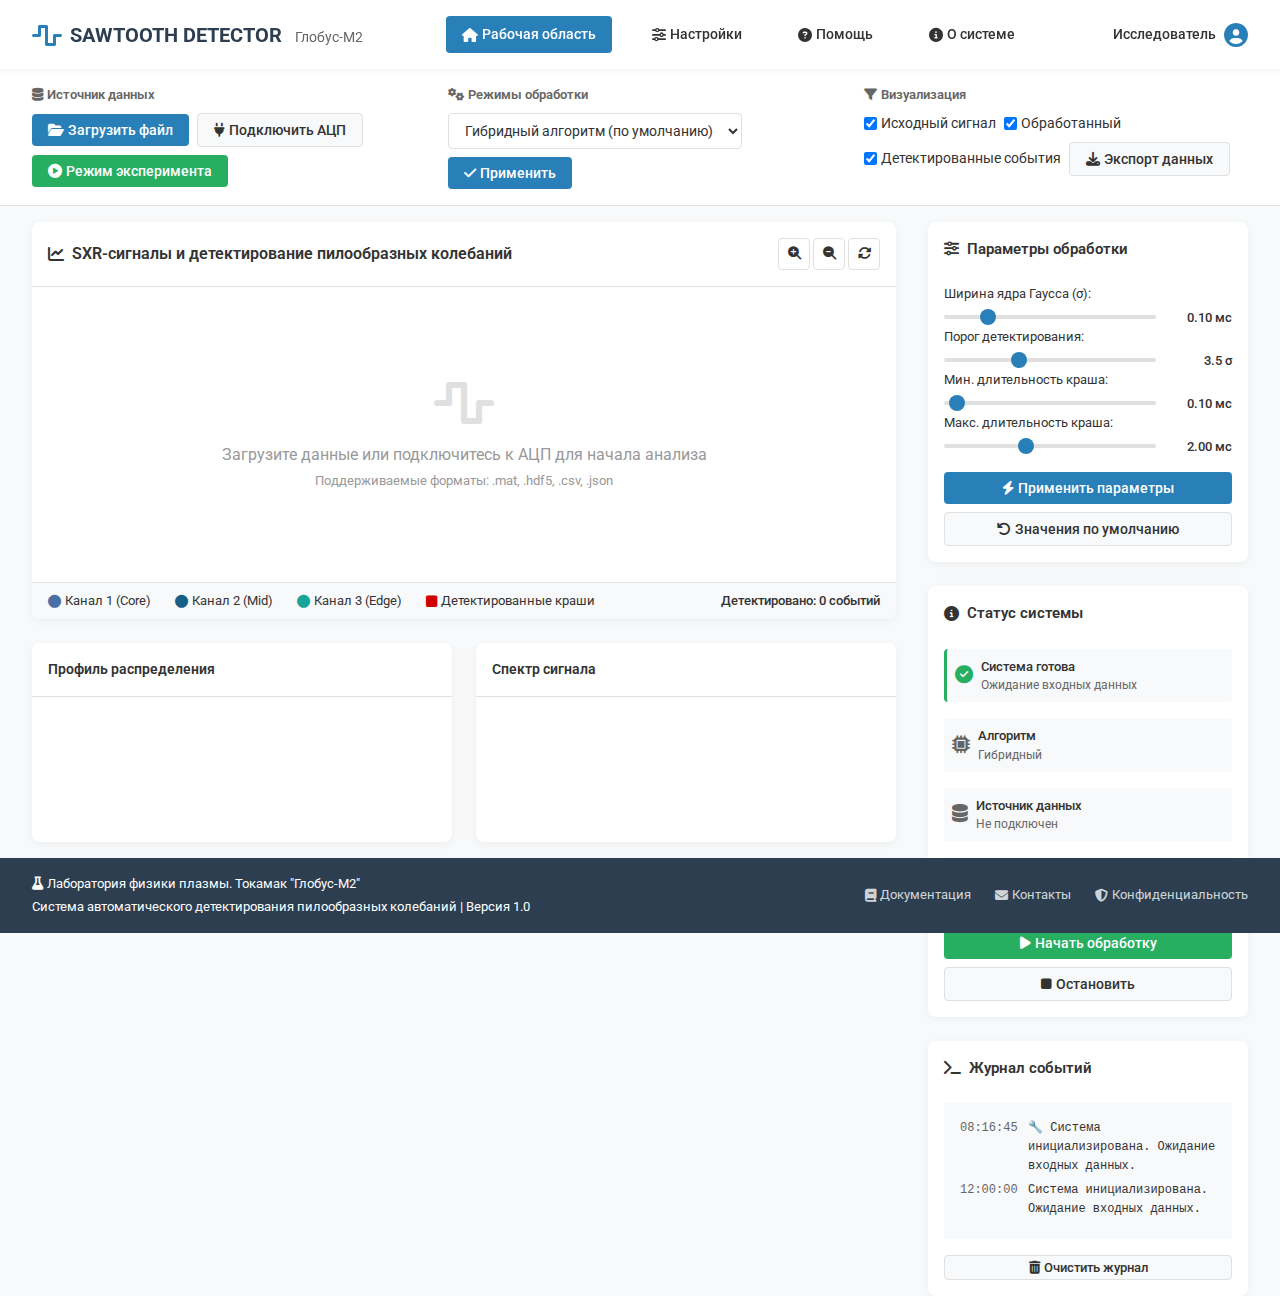
<file: Babakhina/Реферат/source/listing/ds/index.html>
<!DOCTYPE html>
<html lang="ru">
<head>
    <meta charset="UTF-8">
    <meta name="viewport" content="width=device-width, initial-scale=1.0">
    <title>SAWTOOTH DETECTOR | Анализ пилообразных колебаний на токамаке "Глобус-М2"</title>
    <link rel="stylesheet" href="https://cdnjs.cloudflare.com/ajax/libs/font-awesome/6.4.0/css/all.min.css">
    <link href="https://fonts.googleapis.com/css2?family=Roboto:wght@300;400;500;700&family=Open+Sans:wght@400;500;600&display=swap" rel="stylesheet">
    <link rel="stylesheet" href="style.css">
    <link rel="icon" type="image/x-icon" href="data:image/svg+xml,<svg xmlns=%22http://www.w3.org/2000/svg%22 viewBox=%220 0 100 100%22><text y=%22.9em%22 font-size=%2290%22>⚡</text></svg>">
</head>
<body>
    <!-- Главный контейнер -->
    <div class="container">

        <!-- Шапка с навигацией -->
        <header class="header">
            <div class="header__logo">
                <i class="fas fa-wave-square logo-icon"></i>
                <h1 class="header__title">SAWTOOTH DETECTOR <span class="header__subtitle">Глобус-М2</span></h1>
            </div>
            <nav class="header__nav">
                <ul class="nav__list">
                    <li class="nav__item"><a href="#main" class="nav__link active"><i class="fas fa-home"></i> Рабочая область</a></li>
                    <li class="nav__item"><a href="#settings" class="nav__link"><i class="fas fa-sliders-h"></i> Настройки</a></li>
                    <li class="nav__item"><a href="#help" class="nav__link"><i class="fas fa-question-circle"></i> Помощь</a></li>
                    <li class="nav__item"><a href="#about" class="nav__link"><i class="fas fa-info-circle"></i> О системе</a></li>
                </ul>
            </nav>
            <div class="header__user">
                <span class="user__name">Исследователь</span>
                <i class="fas fa-user-circle user-icon"></i>
            </div>
        </header>

        <!-- Панель инструментов -->
        <section class="toolbar">
            <div class="toolbar__section">
                <h3 class="toolbar__title"><i class="fas fa-database"></i> Источник данных</h3>
                <div class="toolbar__buttons">
                    <button id="loadFileBtn" class="btn btn--primary">
                        <i class="fas fa-folder-open"></i> Загрузить файл
                    </button>
                    <button id="connectADCBtn" class="btn btn--secondary">
                        <i class="fas fa-plug"></i> Подключить АЦП
                    </button>
                    <button id="liveModeBtn" class="btn btn--accent">
                        <i class="fas fa-play-circle"></i> Режим эксперимента
                    </button>
                </div>
            </div>

            <div class="toolbar__section">
                <h3 class="toolbar__title"><i class="fas fa-cogs"></i> Режимы обработки</h3>
                <div class="toolbar__buttons">
                    <select id="modelSelect" class="select">
                        <option value="hybrid">Гибридный алгоритм (по умолчанию)</option>
                        <option value="gaussian">Детектирование по Гауссу</option>
                        <option value="statistical">Статистический анализ (gSPRT)</option>
                        <option value="ml-cnn">Модель CNN</option>
                        <option value="ml-lstm">Модель LSTM</option>
                    </select>
                    <button id="applyModelBtn" class="btn btn--primary">
                        <i class="fas fa-check"></i> Применить
                    </button>
                </div>
            </div>

            <div class="toolbar__section">
                <h3 class="toolbar__title"><i class="fas fa-filter"></i> Визуализация</h3>
                <div class="toolbar__buttons">
                    <label class="checkbox">
                        <input type="checkbox" id="showRawSignal" checked>
                        <span class="checkbox__label">Исходный сигнал</span>
                    </label>
                    <label class="checkbox">
                        <input type="checkbox" id="showProcessed" checked>
                        <span class="checkbox__label">Обработанный</span>
                    </label>
                    <label class="checkbox">
                        <input type="checkbox" id="showDetections" checked>
                        <span class="checkbox__label">Детектированные события</span>
                    </label>
                    <button id="exportBtn" class="btn btn--secondary">
                        <i class="fas fa-download"></i> Экспорт данных
                    </button>
                </div>
            </div>
        </section>

        <!-- Основное рабочее пространство -->
        <main class="main-content" id="main">
            <div class="content-grid">

                <!-- Левая колонка: графики -->
                <div class="grid-column grid-column--wide">
                    <div class="chart-container">
                        <div class="chart-header">
                            <h2 class="chart-title">
                                <i class="fas fa-chart-line"></i>
                                SXR-сигналы и детектирование пилообразных колебаний
                            </h2>
                            <div class="chart-controls">
                                <button id="zoomInBtn" class="btn-icon" title="Увеличить">
                                    <i class="fas fa-search-plus"></i>
                                </button>
                                <button id="zoomOutBtn" class="btn-icon" title="Уменьшить">
                                    <i class="fas fa-search-minus"></i>
                                </button>
                                <button id="resetViewBtn" class="btn-icon" title="Сбросить вид">
                                    <i class="fas fa-sync-alt"></i>
                                </button>
                            </div>
                        </div>
                        <div class="chart-area" id="mainChart">
                            <div class="chart-placeholder">
                                <i class="fas fa-wave-square placeholder-icon"></i>
                                <p class="placeholder-text">Загрузите данные или подключитесь к АЦП для начала анализа</p>
                                <p class="placeholder-hint">Поддерживаемые форматы: .mat, .hdf5, .csv, .json</p>
                            </div>
                        </div>
                        <div class="chart-footer">
                            <div class="chart-info">
                                <span class="info-item"><i class="fas fa-circle" style="color: #4a6fa5;"></i> Канал 1 (Core)</span>
                                <span class="info-item"><i class="fas fa-circle" style="color: #166088;"></i> Канал 2 (Mid)</span>
                                <span class="info-item"><i class="fas fa-circle" style="color: #17a398;"></i> Канал 3 (Edge)</span>
                                <span class="info-item"><i class="fas fa-square" style="color: #d00000;"></i> Детектированные краши</span>
                            </div>
                            <div class="chart-stats">
                                <span id="detectionCount">Детектировано: 0 событий</span>
                            </div>
                        </div>
                    </div>

                    <div class="secondary-charts">
                        <div class="chart-small">
                            <h3 class="chart-small-title">Профиль распределения</h3>
                            <div class="chart-small-area" id="profileChart"></div>
                        </div>
                        <div class="chart-small">
                            <h3 class="chart-small-title">Спектр сигнала</h3>
                            <div class="chart-small-area" id="spectrumChart"></div>
                        </div>
                    </div>
                </div>

                <!-- Правая колонка: панель управления и статуса -->
                <div class="grid-column grid-column--narrow">
                    <!-- Вместо этого в control-panel: -->
<div class="control-panel">
    <h3 class="control-panel__title">
        <i class="fas fa-sliders-h"></i> Параметры обработки
    </h3>
    <div class="control-panel__content">
        <!-- Все элементы управления параметрами здесь -->
        <div class="parameter-group">
            <label class="parameter-label" for="kernelWidth">Ширина ядра Гаусса (σ):</label>
            <div class="parameter-control">
                <input type="range" id="kernelWidth" min="0.01" max="0.5" step="0.01" value="0.1" class="slider">
                <span class="parameter-value" id="kernelWidthValue">0.10 мс</span>
            </div>
        </div>

        <div class="parameter-group">
            <label class="parameter-label" for="threshold">Порог детектирования:</label>
            <div class="parameter-control">
                <input type="range" id="threshold" min="0.1" max="10" step="0.1" value="3.5" class="slider">
                <span class="parameter-value" id="thresholdValue">3.5 σ</span>
            </div>
        </div>

        <div class="parameter-group">
            <label class="parameter-label" for="minDuration">Мин. длительность краша:</label>
            <div class="parameter-control">
                <input type="range" id="minDuration" min="0.05" max="2" step="0.05" value="0.1" class="slider">
                <span class="parameter-value" id="minDurationValue">0.10 мс</span>
            </div>
        </div>

        <div class="parameter-group">
            <label class="parameter-label" for="maxDuration">Макс. длительность краша:</label>
            <div class="parameter-control">
                <input type="range" id="maxDuration" min="0.2" max="5" step="0.1" value="2.0" class="slider">
                <span class="parameter-value" id="maxDurationValue">2.00 мс</span>
            </div>
        </div>

        <div class="parameter-actions">
            <button id="applyParamsBtn" class="btn btn--primary btn--block">
                <i class="fas fa-bolt"></i> Применить параметры
            </button>
            <button id="defaultParamsBtn" class="btn btn--secondary btn--block">
                <i class="fas fa-undo"></i> Значения по умолчанию
            </button>
        </div>
    </div>
</div>

<!-- Вместо этого в status-panel: -->
<div class="status-panel">
    <h3 class="status-panel__title">
        <i class="fas fa-info-circle"></i> Статус системы
    </h3>
    <div class="status-panel__content">
        <div class="status-list">
            <div class="status-item status-item--active">
                <i class="fas fa-check-circle status-icon"></i>
                <div class="status-content">
                    <span class="status-title">Система готова</span>
                    <span class="status-description">Ожидание входных данных</span>
                </div>
            </div>

            <div class="status-item">
                <i class="fas fa-microchip status-icon"></i>
                <div class="status-content">
                    <span class="status-title">Алгоритм</span>
                    <span id="currentAlgorithm" class="status-description">Гибридный</span>
                </div>
            </div>

            <div class="status-item">
                <i class="fas fa-database status-icon"></i>
                <div class="status-content">
                    <span class="status-title">Источник данных</span>
                    <span id="dataSource" class="status-description">Не подключен</span>
                </div>
            </div>

            <div class="status-item">
                <i class="fas fa-clock status-icon"></i>
                <div class="status-content">
                    <span class="status-title">Последняя обработка</span>
                    <span id="lastProcessTime" class="status-description">-</span>
                </div>
            </div>
        </div>

        <div class="processing-controls">
            <button id="startProcessingBtn" class="btn btn--accent btn--block" disabled>
                <i class="fas fa-play"></i> Начать обработку
            </button>
            <button id="stopProcessingBtn" class="btn btn--secondary btn--block" disabled>
                <i class="fas fa-stop"></i> Остановить
            </button>
        </div>
    </div>
</div>

                    <div class="log-panel">
                        <h3 class="log-panel__title">
                            <i class="fas fa-terminal"></i> Журнал событий
                        </h3>
                        <div class="log-content-container">
                            <div class="log-content" id="logContent">
                                <div class="log-entry">
                                    <span class="log-time">12:00:00</span>
                                    <span class="log-message">Система инициализирована. Ожидание входных данных.</span>
                                </div>
                            </div>
                        </div>
                        <button id="clearLogBtn" class="btn btn--secondary btn--small">
                            <i class="fas fa-trash-alt"></i> Очистить журнал
                        </button>
                    </div>
                </div>
            </div>
        </main>

        <!-- Подвал -->
        <footer class="footer">
            <div class="footer__info">
                <p class="footer__text">
                    <i class="fas fa-flask"></i>
                    Лаборатория физики плазмы. Токамак "Глобус-М2"
                </p>
                <p class="footer__text">
                    Система автоматического детектирования пилообразных колебаний | Версия 1.0
                </p>
            </div>
            <div class="footer__links">
                <a href="#docs" class="footer__link"><i class="fas fa-book"></i> Документация</a>
                <a href="#contacts" class="footer__link"><i class="fas fa-envelope"></i> Контакты</a>
                <a href="#privacy" class="footer__link"><i class="fas fa-shield-alt"></i> Конфиденциальность</a>
            </div>
        </footer>
    </div>

    <!-- Модальное окно загрузки файла -->
    <div id="fileModal" class="modal">
        <div class="modal__content">
            <div class="modal__header">
                <h3 class="modal__title"><i class="fas fa-file-upload"></i> Загрузка данных</h3>
                <button class="modal__close">&times;</button>
            </div>
            <div class="modal__body">
                <div class="file-drop-area" id="fileDropArea">
                    <i class="fas fa-cloud-upload-alt file-drop-icon"></i>
                    <p class="file-drop-text">Перетащите файлы сюда или нажмите для выбора</p>
                    <p class="file-drop-hint">Поддерживаемые форматы: .mat, .hdf5, .csv, .json</p>
                    <input type="file" id="fileInput" accept=".mat,.hdf5,.csv,.json,.txt">
                </div>
                <div class="file-preview" id="filePreview">
                    <!-- Будет заполнено после выбора файла -->
                </div>
            </div>
            <div class="modal__footer">
                <button id="confirmLoadBtn" class="btn btn--primary" disabled>Загрузить</button>
                <button id="cancelLoadBtn" class="btn btn--secondary">Отмена</button>
            </div>
        </div>
    </div>

    <script src="script.js"></script>
</body>
</html>
</file>
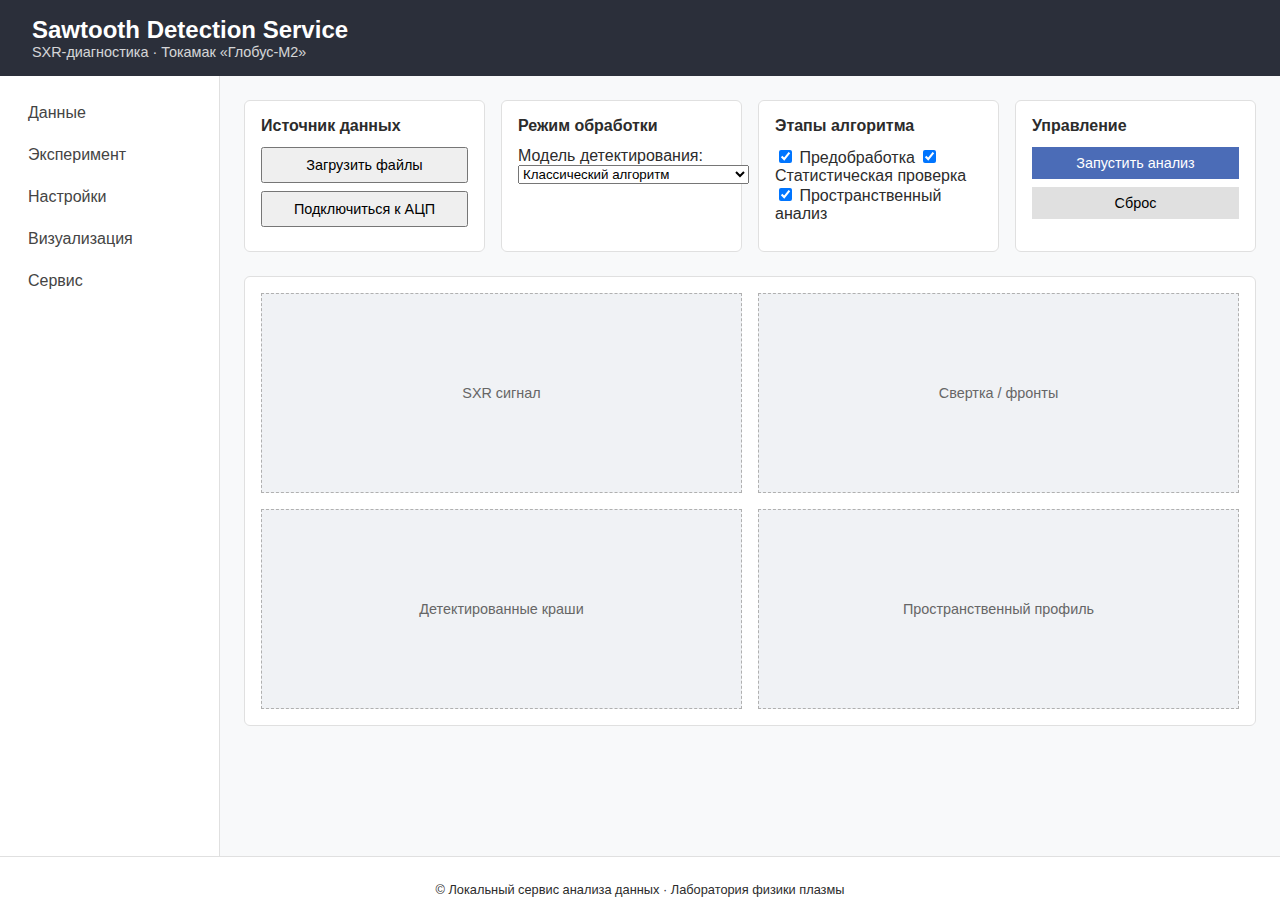
<file: Babakhina/Реферат/source/listing/gpt/index.html>
<!DOCTYPE html>
<html lang="ru">
<head>
    <meta charset="UTF-8">
    <title>Sawtooth Detection Service | Глобус-М2</title>
    <meta name="viewport" content="width=device-width, initial-scale=1.0">

    <!-- Font Awesome -->
    <link rel="stylesheet"
          href="https://cdnjs.cloudflare.com/ajax/libs/font-awesome/6.5.1/css/all.min.css"
          integrity="sha512-d9Q8GgG9V+X4C4l0w0l7m5zGkJcZ3j4wPpVZ0B+3S9MZcZr0pQ8l8F9F1pKJxA5K3QKZk5Gk8K1hQ=="
          crossorigin="anonymous"
          referrerpolicy="no-referrer">

    <link rel="stylesheet" href="style.css">
</head>
<body>

<header class="header">
    <div class="header__title">
        <i class="fa-solid fa-wave-square"></i>
        Sawtooth Detection Service
    </div>
    <div class="header__subtitle">
        SXR-диагностика · Токамак «Глобус-М2»
    </div>
</header>

<div class="layout">

    <!-- Навигация -->
    <nav class="sidebar">
        <ul class="sidebar__menu">
            <li><i class="fa-solid fa-folder-open"></i> Данные</li>
            <li><i class="fa-solid fa-microchip"></i> Эксперимент</li>
            <li><i class="fa-solid fa-sliders"></i> Настройки</li>
            <li><i class="fa-solid fa-chart-line"></i> Визуализация</li>
            <li><i class="fa-solid fa-gear"></i> Сервис</li>
        </ul>
    </nav>

    <!-- Основная рабочая область -->
    <main class="main">

        <!-- Панель управления -->
        <section class="control-panel">
            <article class="control-panel__block">
                <h3>Источник данных</h3>
                <button id="loadFilesBtn">
                    <i class="fa-solid fa-upload"></i> Загрузить файлы
                </button>
                <button id="connectAdcBtn">
                    <i class="fa-solid fa-plug"></i> Подключиться к АЦП
                </button>
            </article>

            <article class="control-panel__block">
                <h3>Режим обработки</h3>
                <label>
                    Модель детектирования:
                    <select id="modelSelect">
                        <option>Классический алгоритм</option>
                        <option>Гибридный (статистика + физика)</option>
                        <option>ML: CNN-LSTM</option>
                    </select>
                </label>
            </article>

            <article class="control-panel__block">
                <h3>Этапы алгоритма</h3>
                <label><input type="checkbox" checked> Предобработка</label>
                <label><input type="checkbox" checked> Статистическая проверка</label>
                <label><input type="checkbox" checked> Пространственный анализ</label>
            </article>

            <article class="control-panel__block">
                <h3>Управление</h3>
                <button class="primary-btn" id="startBtn">
                    <i class="fa-solid fa-play"></i> Запустить анализ
                </button>
                <button class="secondary-btn" id="resetBtn">
                    <i class="fa-solid fa-rotate-left"></i> Сброс
                </button>
            </article>
        </section>

        <!-- Рабочая область -->
        <section class="workspace">
            <div class="workspace__grid">
                <div class="workspace__cell">SXR сигнал</div>
                <div class="workspace__cell">Свертка / фронты</div>
                <div class="workspace__cell">Детектированные краши</div>
                <div class="workspace__cell">Пространственный профиль</div>
            </div>
        </section>

    </main>
</div>

<footer class="footer">
    <p>
        © Локальный сервис анализа данных · Лаборатория физики плазмы
    </p>
</footer>

<script src="script.js"></script>
</body>
</html>
</file>
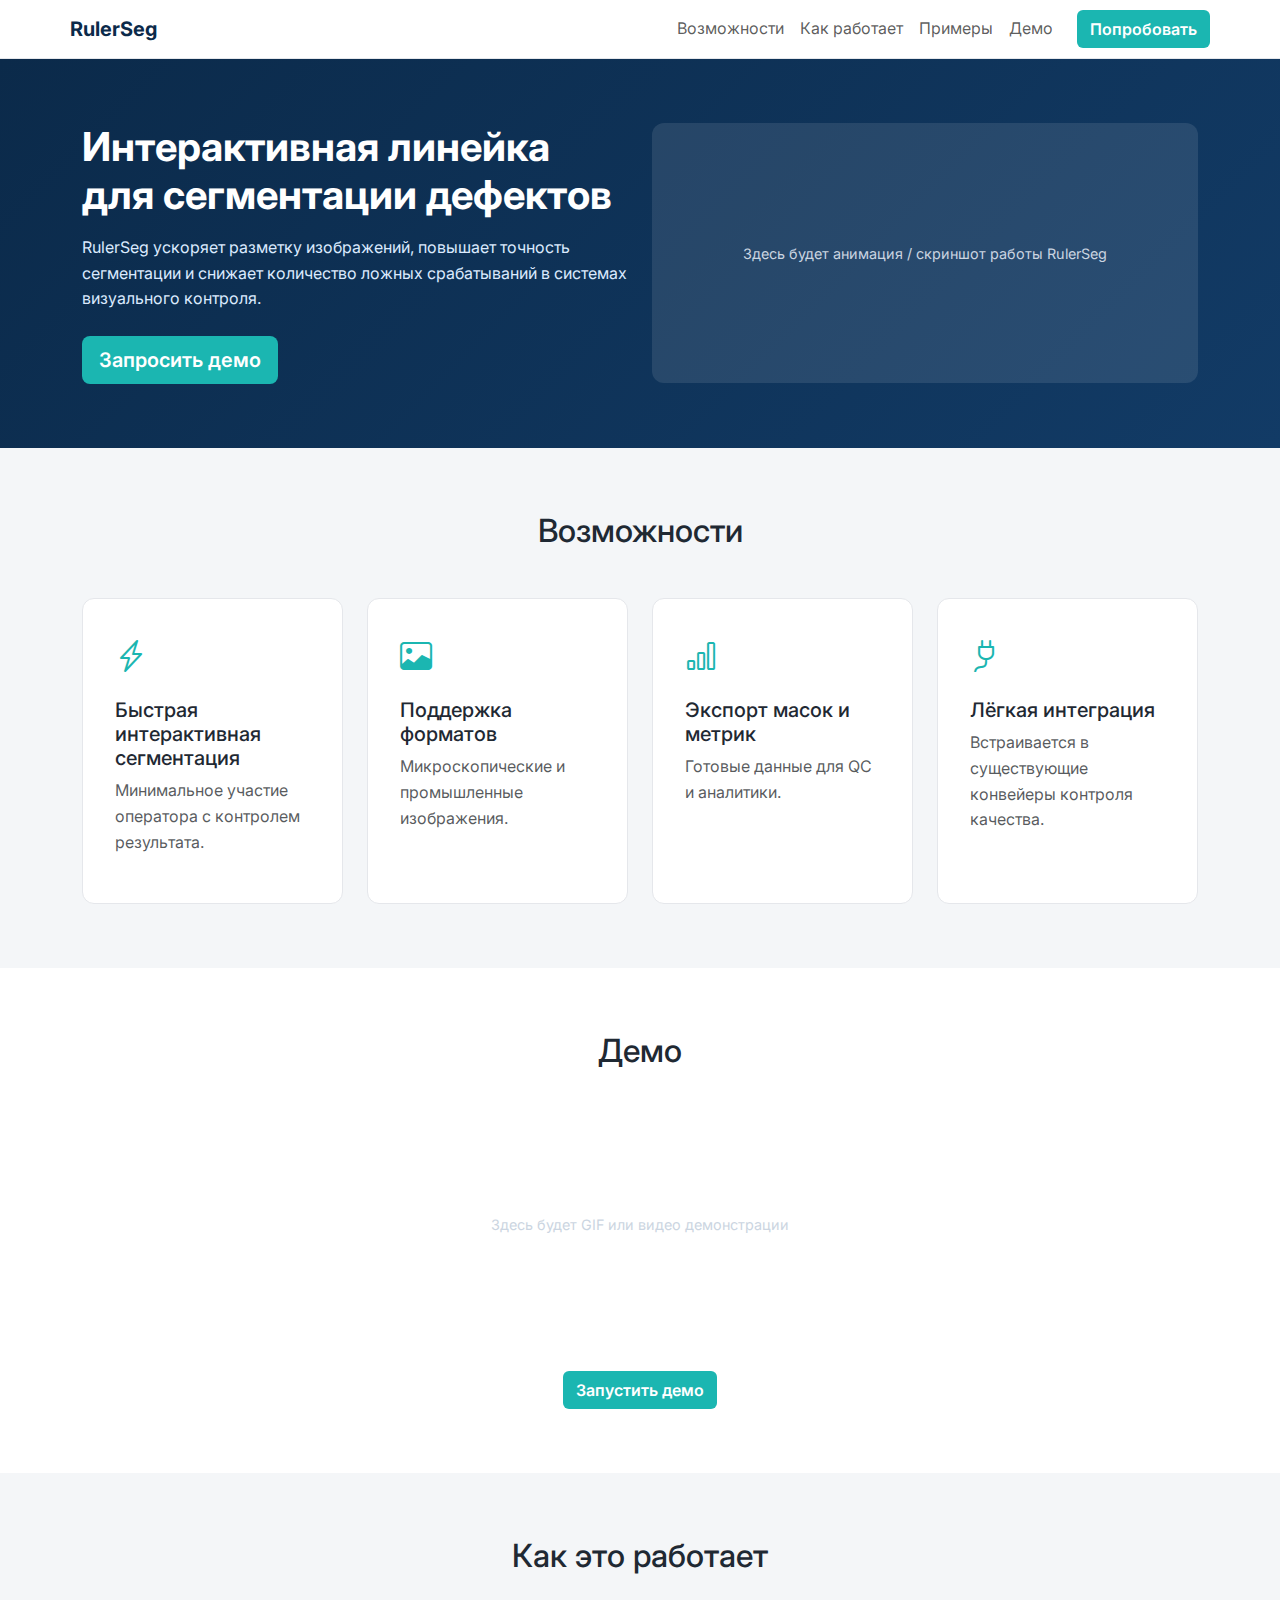
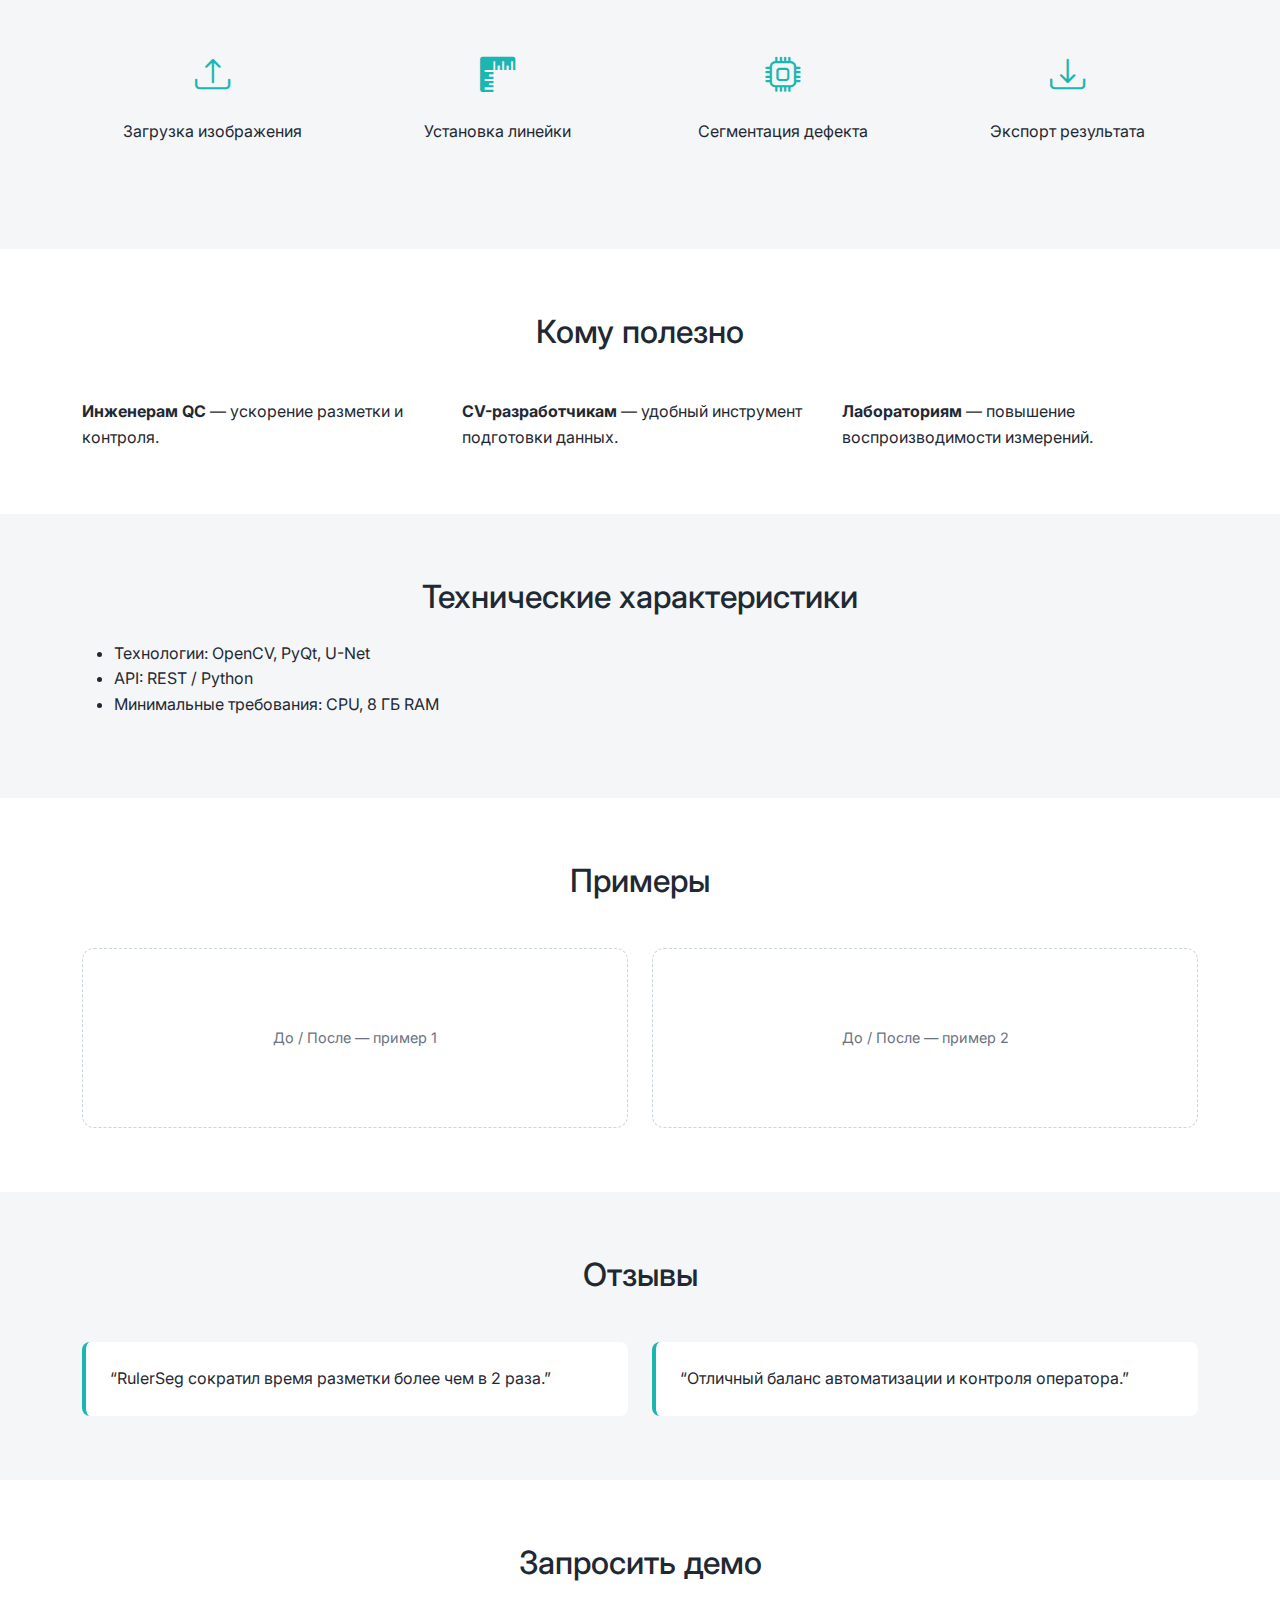
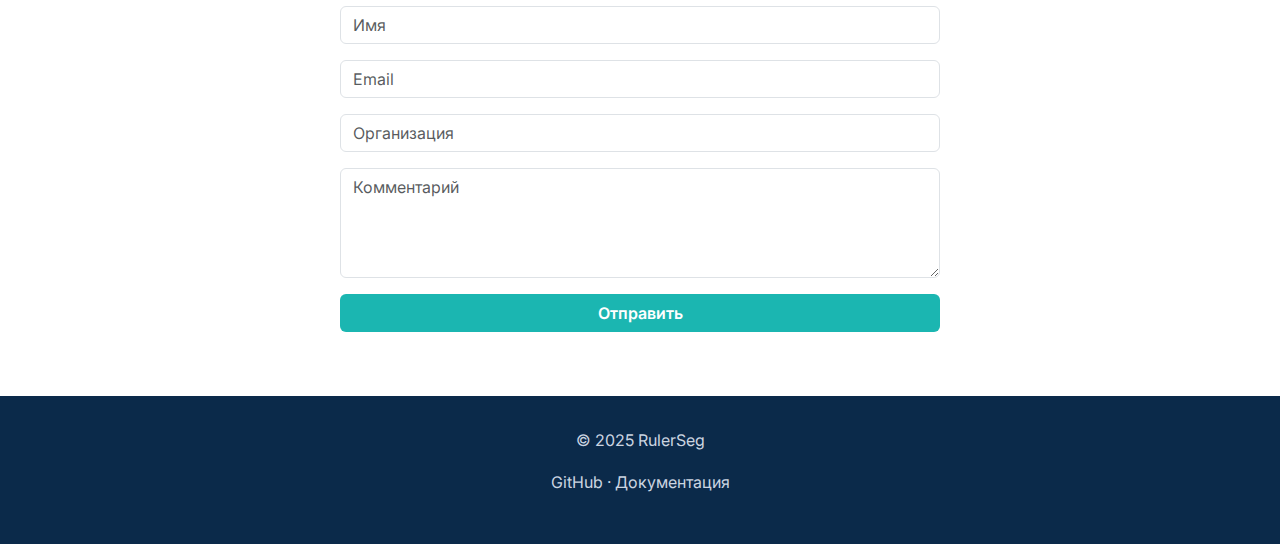
<file: Kazakevich/Final/Landing.html>
<!DOCTYPE html>
<html lang="ru">
<head>
    <!-- =========================================
         META
    ========================================== -->
    <meta charset="UTF-8">
    <meta name="viewport" content="width=device-width, initial-scale=1">
    <title>RulerSeg — Интерактивная линейка для сегментации дефектов</title>
    <meta name="description" content="RulerSeg — интерактивный инструмент для полуавтоматической и автоматической сегментации дефектов на микроскопических и промышленных изображениях.">

    <!-- =========================================
         Bootstrap 5.2 (CSS)
    ========================================== -->
    <link href="https://cdn.jsdelivr.net/npm/bootstrap@5.2.3/dist/css/bootstrap.min.css" rel="stylesheet">

    <!-- =========================================
         Icons (Bootstrap Icons)
    ========================================== -->
    <link href="https://cdn.jsdelivr.net/npm/bootstrap-icons@1.11.1/font/bootstrap-icons.css" rel="stylesheet">

    <!-- =========================================
         Google Fonts
    ========================================== -->
    <link href="https://fonts.googleapis.com/css2?family=Inter:wght@400;500;600;700&display=swap" rel="stylesheet">

    <!-- =========================================
         Custom CSS
    ========================================== -->
    <style>
        /* ------------------------------
           CSS Variables (Color System)
        ------------------------------ */
        :root {
            --primary-dark: #0b2a4a;   /* тёмно-синий */
            --accent: #1bb6b1;        /* бирюзовый */
            --accent-soft: #cfeeee;   /* светлая бирюза */
            --bg-light: #f4f6f8;      /* светло-серый фон */
            --text-main: #1f2933;
            --text-muted: #6b7280;
        }

        /* ------------------------------
           Base styles
        ------------------------------ */
        body {
            font-family: 'Inter', sans-serif;
            color: var(--text-main);
            line-height: 1.6;
            scroll-behavior: smooth; /* плавная прокрутка */
        }

        a {
            text-decoration: none;
        }

        section {
            padding: 4rem 0;
        }

        .bg-light-panel {
            background-color: var(--bg-light);
        }

        /* ------------------------------
           Header
        ------------------------------ */
        header {
            background: #ffffff;
            border-bottom: 1px solid #e5e7eb;
        }

        .navbar-brand {
            font-weight: 700;
            color: var(--primary-dark);
        }

        .cta-btn {
            background-color: var(--accent);
            color: #ffffff;
            font-weight: 600;
        }

        .cta-btn:hover {
            background-color: #159a96;
            color: #ffffff;
        }

        /* ------------------------------
           Hero section
        ------------------------------ */
        .hero {
            background: linear-gradient(135deg, var(--primary-dark), #123b66);
            color: #ffffff;
        }

        .hero h1 {
            font-weight: 700;
        }

        .hero p {
            color: #dbeafe;
        }

        .hero-img {
            background: rgba(255,255,255,0.1);
            border-radius: 12px;
            height: 260px;
            display: flex;
            align-items: center;
            justify-content: center;
            font-size: 0.9rem;
            color: #cbd5e1;
        }

        /* ------------------------------
           Feature cards
        ------------------------------ */
        .feature-card {
            background: #ffffff;
            border-radius: 12px;
            padding: 2rem;
            height: 100%;
            border: 1px solid #e5e7eb;
        }

        .feature-icon {
            font-size: 2rem;
            color: var(--accent);
            margin-bottom: 1rem;
        }

        /* ------------------------------
           Steps
        ------------------------------ */
        .step {
            text-align: center;
            padding: 1.5rem;
        }

        .step-icon {
            font-size: 2.2rem;
            color: var(--accent);
            margin-bottom: 1rem;
        }

        /* ------------------------------
           Examples (Before/After)
        ------------------------------ */
        .example-box {
            background: #ffffff;
            border: 1px dashed #cbd5e1;
            border-radius: 12px;
            height: 180px;
            display: flex;
            align-items: center;
            justify-content: center;
            color: var(--text-muted);
            font-size: 0.9rem;
        }

        /* ------------------------------
           Testimonials
        ------------------------------ */
        .testimonial {
            background: #ffffff;
            border-left: 4px solid var(--accent);
            padding: 1.5rem;
            border-radius: 8px;
            height: 100%;
        }

        /* ------------------------------
           Form
        ------------------------------ */
        .form-control:focus {
            border-color: var(--accent);
            box-shadow: 0 0 0 0.15rem rgba(27,182,177,0.25);
        }

        .form-message {
            display: none;
            margin-top: 1rem;
        }

        /* ------------------------------
           Footer
        ------------------------------ */
        footer {
            background: var(--primary-dark);
            color: #cbd5e1;
            padding: 2rem 0;
        }

        footer a {
            color: #cbd5e1;
        }

        footer a:hover {
            color: #ffffff;
        }
    </style>
</head>

<body>

<!-- =====================================================
     HEADER / NAVIGATION
====================================================== -->
<header>
    <nav class="navbar navbar-expand-lg container">
        <a class="navbar-brand" href="#hero">RulerSeg</a>

        <button class="navbar-toggler" type="button" data-bs-toggle="collapse" data-bs-target="#navMenu">
            <span class="navbar-toggler-icon"></span>
        </button>

        <div class="collapse navbar-collapse" id="navMenu">
            <ul class="navbar-nav ms-auto mb-2 mb-lg-0">
                <li class="nav-item"><a class="nav-link" href="#features">Возможности</a></li>
                <li class="nav-item"><a class="nav-link" href="#how">Как работает</a></li>
                <li class="nav-item"><a class="nav-link" href="#examples">Примеры</a></li>
                <li class="nav-item"><a class="nav-link" href="#contact">Демо</a></li>
            </ul>
            <a href="#contact" class="btn cta-btn ms-lg-3">Попробовать</a>
        </div>
    </nav>
</header>

<main>

<!-- =====================================================
     HERO SECTION
====================================================== -->
<section id="hero" class="hero">
    <div class="container">
        <div class="row align-items-center g-4">
            <div class="col-lg-6">
                <h1 class="mb-3">Интерактивная линейка для сегментации дефектов</h1>
                <p class="mb-4">
                    RulerSeg ускоряет разметку изображений, повышает точность сегментации
                    и снижает количество ложных срабатываний в системах визуального контроля.
                </p>
                <a href="#contact" class="btn cta-btn btn-lg">Запросить демо</a>
            </div>
            <div class="col-lg-6">
                <div class="hero-img" aria-label="Заглушка скриншота интерфейса">
                    Здесь будет анимация / скриншот работы RulerSeg
                </div>
            </div>
        </div>
    </div>
</section>

<!-- =====================================================
     FEATURES
====================================================== -->
<section id="features" class="bg-light-panel">
    <div class="container">
        <h2 class="text-center mb-5">Возможности</h2>
        <div class="row g-4">
            <div class="col-md-6 col-lg-3">
                <div class="feature-card">
                    <div class="feature-icon"><i class="bi bi-lightning-charge"></i></div>
                    <h5>Быстрая интерактивная сегментация</h5>
                    <p class="text-muted">Минимальное участие оператора с контролем результата.</p>
                </div>
            </div>
            <div class="col-md-6 col-lg-3">
                <div class="feature-card">
                    <div class="feature-icon"><i class="bi bi-image"></i></div>
                    <h5>Поддержка форматов</h5>
                    <p class="text-muted">Микроскопические и промышленные изображения.</p>
                </div>
            </div>
            <div class="col-md-6 col-lg-3">
                <div class="feature-card">
                    <div class="feature-icon"><i class="bi bi-bar-chart"></i></div>
                    <h5>Экспорт масок и метрик</h5>
                    <p class="text-muted">Готовые данные для QC и аналитики.</p>
                </div>
            </div>
            <div class="col-md-6 col-lg-3">
                <div class="feature-card">
                    <div class="feature-icon"><i class="bi bi-plug"></i></div>
                    <h5>Лёгкая интеграция</h5>
                    <p class="text-muted">Встраивается в существующие конвейеры контроля качества.</p>
                </div>
            </div>
        </div>
    </div>
</section>

<!-- =====================================================
     DEMO / VIDEO
====================================================== -->
<section>
    <div class="container text-center">
        <h2 class="mb-4">Демо</h2>
        <div class="hero-img mb-3">
            Здесь будет GIF или видео демонстрации
        </div>
        <a href="#contact" class="btn cta-btn">Запустить демо</a>
    </div>
</section>

<!-- =====================================================
     HOW IT WORKS
====================================================== -->
<section id="how" class="bg-light-panel">
    <div class="container">
        <h2 class="text-center mb-5">Как это работает</h2>
        <div class="row g-4">
            <div class="col-md-3 step">
                <div class="step-icon"><i class="bi bi-upload"></i></div>
                <p>Загрузка изображения</p>
            </div>
            <div class="col-md-3 step">
                <div class="step-icon"><i class="bi bi-rulers"></i></div>
                <p>Установка линейки</p>
            </div>
            <div class="col-md-3 step">
                <div class="step-icon"><i class="bi bi-cpu"></i></div>
                <p>Сегментация дефекта</p>
            </div>
            <div class="col-md-3 step">
                <div class="step-icon"><i class="bi bi-download"></i></div>
                <p>Экспорт результата</p>
            </div>
        </div>
    </div>
</section>

<!-- =====================================================
     AUDIENCE
====================================================== -->
<section>
    <div class="container">
        <h2 class="text-center mb-5">Кому полезно</h2>
        <div class="row g-4">
            <div class="col-md-4"><strong>Инженерам QC</strong> — ускорение разметки и контроля.</div>
            <div class="col-md-4"><strong>CV-разработчикам</strong> — удобный инструмент подготовки данных.</div>
            <div class="col-md-4"><strong>Лабораториям</strong> — повышение воспроизводимости измерений.</div>
        </div>
    </div>
</section>

<!-- =====================================================
     TECH SPECS
====================================================== -->
<section class="bg-light-panel">
    <div class="container">
        <h2 class="text-center mb-4">Технические характеристики</h2>
        <ul>
            <li>Технологии: OpenCV, PyQt, U-Net</li>
            <li>API: REST / Python</li>
            <li>Минимальные требования: CPU, 8 ГБ RAM</li>
        </ul>
    </div>
</section>

<!-- =====================================================
     EXAMPLES
====================================================== -->
<section id="examples">
    <div class="container">
        <h2 class="text-center mb-5">Примеры</h2>
        <div class="row g-4">
            <div class="col-md-6">
                <div class="example-box">До / После — пример 1</div>
            </div>
            <div class="col-md-6">
                <div class="example-box">До / После — пример 2</div>
            </div>
        </div>
    </div>
</section>

<!-- =====================================================
     TESTIMONIALS
====================================================== -->
<section class="bg-light-panel">
    <div class="container">
        <h2 class="text-center mb-5">Отзывы</h2>
        <div class="row g-4">
            <div class="col-md-6">
                <div class="testimonial">
                    “RulerSeg сократил время разметки более чем в 2 раза.”
                </div>
            </div>
            <div class="col-md-6">
                <div class="testimonial">
                    “Отличный баланс автоматизации и контроля оператора.”
                </div>
            </div>
        </div>
    </div>
</section>

<!-- =====================================================
     CONTACT FORM
====================================================== -->
<section id="contact">
    <div class="container">
        <h2 class="text-center mb-4">Запросить демо</h2>
        <form id="demoForm" class="mx-auto" style="max-width:600px;">
            <div class="mb-3">
                <input type="text" class="form-control" placeholder="Имя" required>
            </div>
            <div class="mb-3">
                <input type="email" class="form-control" placeholder="Email" required>
            </div>
            <div class="mb-3">
                <input type="text" class="form-control" placeholder="Организация">
            </div>
            <div class="mb-3">
                <textarea class="form-control" rows="4" placeholder="Комментарий"></textarea>
            </div>
            <button type="submit" class="btn cta-btn w-100">Отправить</button>
            <div class="form-message alert alert-success">Заявка отправлена (симуляция).</div>
        </form>
    </div>
</section>

</main>

<!-- =====================================================
     FOOTER
====================================================== -->
<footer>
    <div class="container text-center">
        <p>© 2025 RulerSeg</p>
        <p>
            <a href="#">GitHub</a> · <a href="#">Документация</a>
        </p>
    </div>
</footer>

<!-- =====================================================
     Bootstrap JS
====================================================== -->
<script src="https://cdn.jsdelivr.net/npm/bootstrap@5.2.3/dist/js/bootstrap.bundle.min.js"></script>

<!-- =====================================================
     Custom JS
====================================================== -->
<script>
    // Простая симуляция отправки формы без backend
    document.getElementById('demoForm').addEventListener('submit', function(e) {
        e.preventDefault();
        const msg = document.querySelector('.form-message');
        msg.style.display = 'block';
        msg.textContent = 'Спасибо! Мы свяжемся с вами.';
        this.reset();
    });
</script>

</body>
</html>
</file>
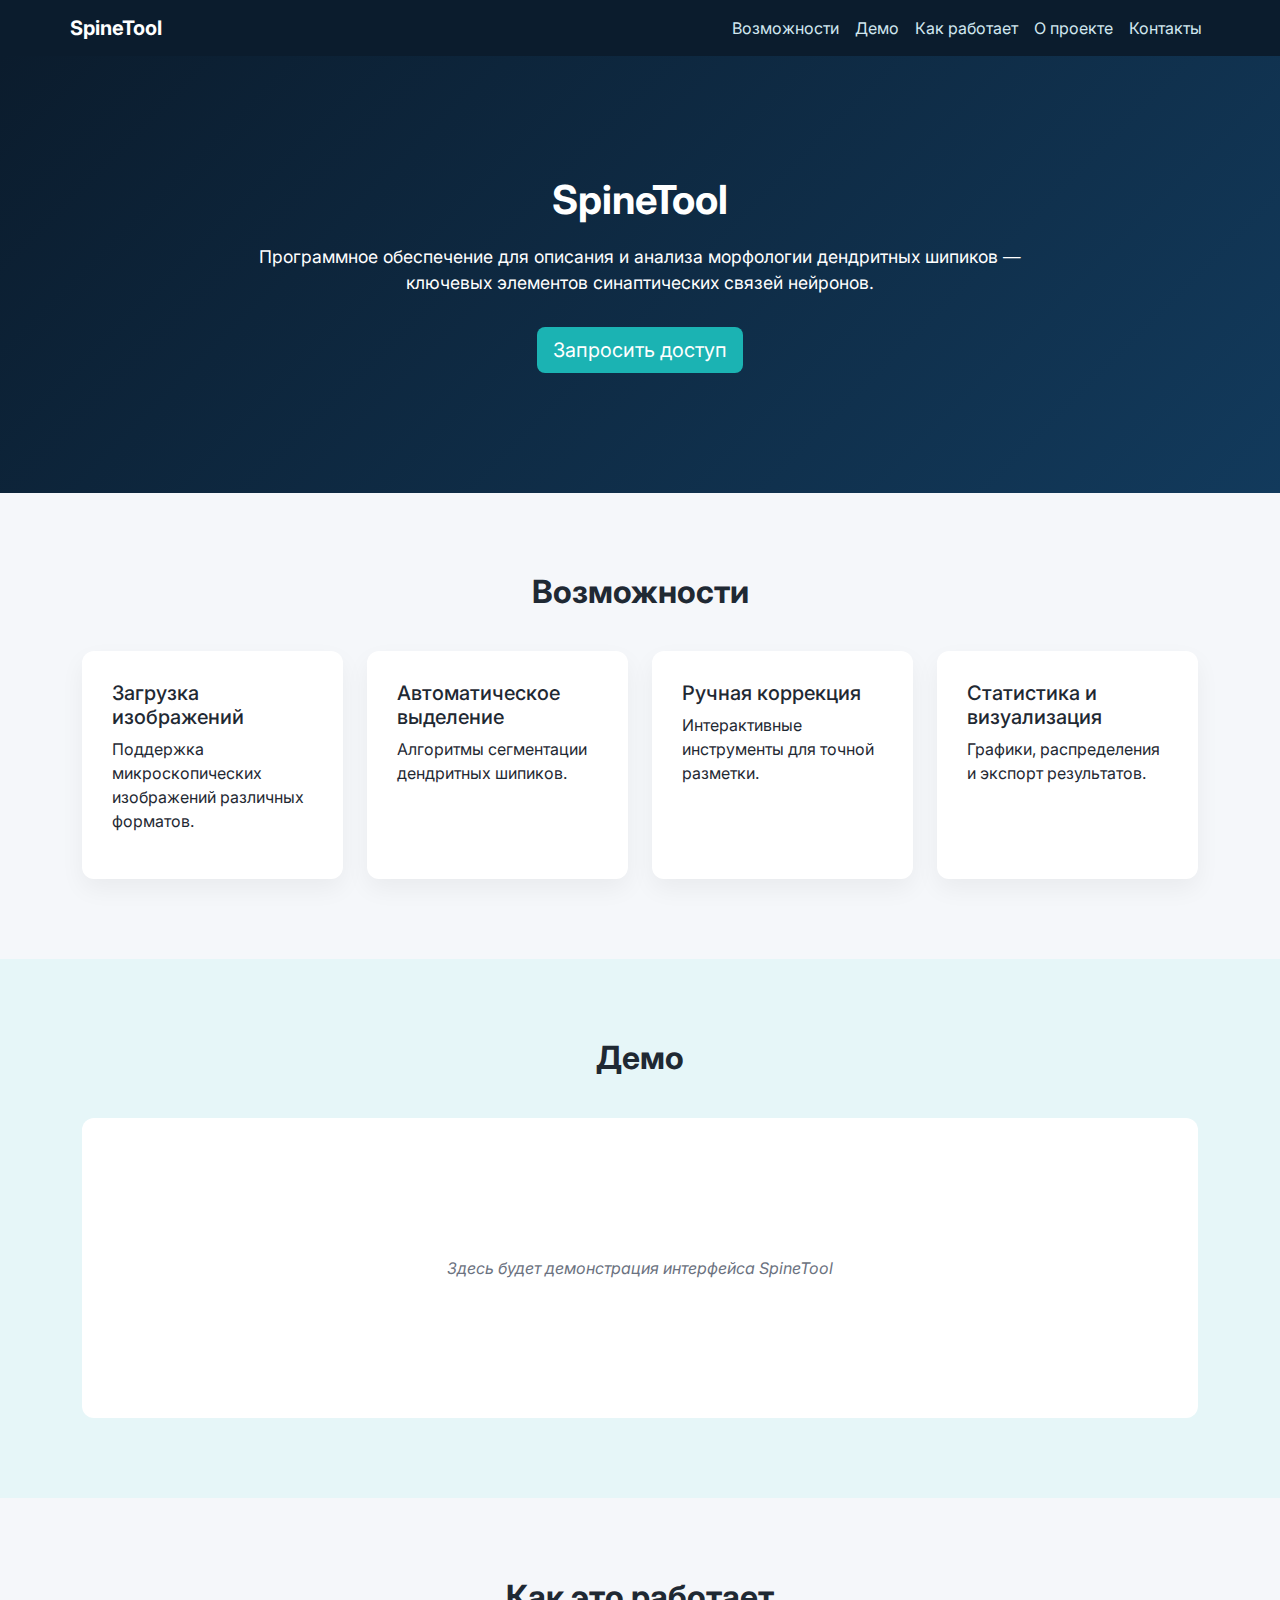
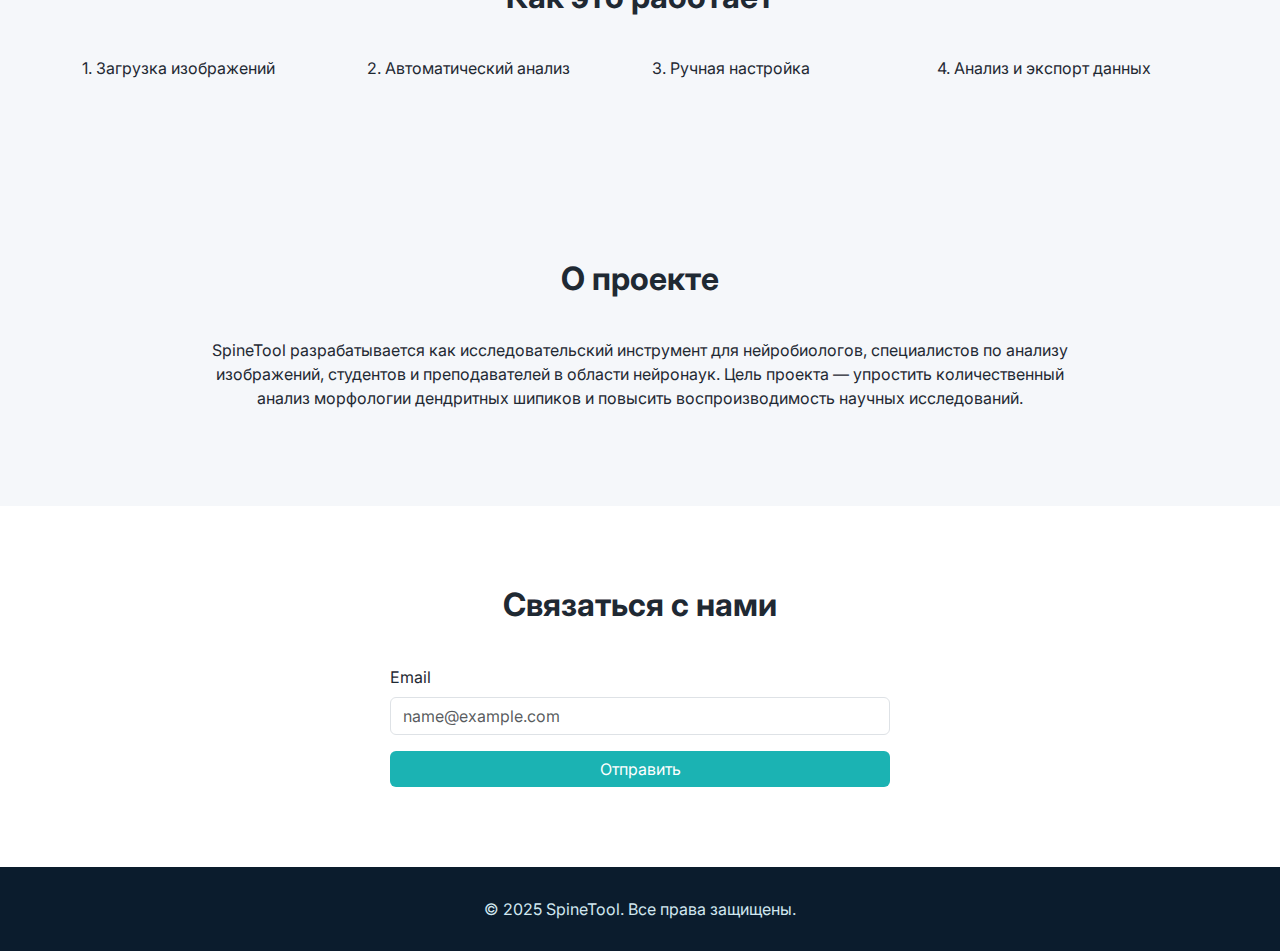
<file: Kazakevich/Lab5/Landing.html>
<!DOCTYPE html>
<html lang="ru">
<head>
  <meta charset="UTF-8" />
  <meta name="viewport" content="width=device-width, initial-scale=1.0" />
  <title>SpineTool — анализ морфологии дендритных шипиков</title>

  <!-- Bootstrap 5.2 CDN -->
  <link href="https://cdn.jsdelivr.net/npm/bootstrap@5.2.3/dist/css/bootstrap.min.css" rel="stylesheet">

  <!-- Google Font -->
  <link href="https://fonts.googleapis.com/css2?family=Inter:wght@300;400;600;700&display=swap" rel="stylesheet">

  <style>
    /* ===== Base styles ===== */
    html {
      scroll-behavior: smooth; /* плавная прокрутка */
    }

    body {
      font-family: 'Inter', sans-serif;
      background-color: #f5f7fa; /* светло-серый */
      color: #1f2933;
    }

    :root {
      --dark-blue: #0b1c2d;
      --turquoise: #1bb3b3;
      --light-blue: #e6f6f8;
      --light-gray: #f5f7fa;
    }

    section {
      padding: 80px 0;
    }

    h2 {
      font-weight: 700;
      margin-bottom: 40px;
    }

    /* ===== Header ===== */
    header {
      background-color: var(--dark-blue);
    }

    .navbar-brand {
      font-weight: 700;
      color: #ffffff !important;
    }

    .nav-link {
      color: #d1e7f0 !important;
    }

    .nav-link:hover {
      color: var(--turquoise) !important;
    }

    /* ===== Hero ===== */
    .hero {
      background: linear-gradient(135deg, var(--dark-blue), #123a5c);
      color: #ffffff;
      text-align: center;
      padding: 120px 20px;
    }

    .hero h1 {
      font-size: 2.5rem;
      font-weight: 700;
      margin-bottom: 20px;
    }

    .hero p {
      max-width: 800px;
      margin: 0 auto 30px;
      font-size: 1.1rem;
    }

    .btn-primary {
      background-color: var(--turquoise);
      border: none;
    }

    .btn-primary:hover {
      background-color: #159999;
    }

    /* ===== Features ===== */
    .feature-card {
      background-color: #ffffff;
      border-radius: 12px;
      padding: 30px;
      height: 100%;
      box-shadow: 0 10px 25px rgba(0, 0, 0, 0.05);
    }

    /* ===== Demo ===== */
    .demo {
      background-color: var(--light-blue);
      text-align: center;
    }

    .demo-placeholder {
      background-color: #ffffff;
      border-radius: 12px;
      height: 300px;
      display: flex;
      align-items: center;
      justify-content: center;
      color: #6b7280;
      font-style: italic;
    }

    /* ===== How it works ===== */
    .step {
      margin-bottom: 20px;
    }

    /* ===== Contact ===== */
    .contact {
      background-color: #ffffff;
    }

    .form-control:focus {
      border-color: var(--turquoise);
      box-shadow: none;
    }

    /* ===== Footer ===== */
    footer {
      background-color: var(--dark-blue);
      color: #d1e7f0;
      padding: 30px 0;
      text-align: center;
    }
  </style>
</head>
<body>

  <!-- ===== Header / Navigation ===== -->
  <header>
    <nav class="navbar navbar-expand-lg navbar-dark container">
      <a class="navbar-brand" href="#">SpineTool</a>
      <button class="navbar-toggler" type="button" data-bs-toggle="collapse" data-bs-target="#navMenu">
        <span class="navbar-toggler-icon"></span>
      </button>
      <div class="collapse navbar-collapse" id="navMenu">
        <ul class="navbar-nav ms-auto">
          <li class="nav-item"><a class="nav-link" href="#features">Возможности</a></li>
          <li class="nav-item"><a class="nav-link" href="#demo">Демо</a></li>
          <li class="nav-item"><a class="nav-link" href="#how">Как работает</a></li>
          <li class="nav-item"><a class="nav-link" href="#about">О проекте</a></li>
          <li class="nav-item"><a class="nav-link" href="#contact">Контакты</a></li>
        </ul>
      </div>
    </nav>
  </header>

  <!-- ===== Hero Section ===== -->
  <section class="hero">
    <h1>SpineTool</h1>
    <p>
      Программное обеспечение для описания и анализа морфологии дендритных шипиков —
      ключевых элементов синаптических связей нейронов.
    </p>
    <a href="#contact" class="btn btn-primary btn-lg">Запросить доступ</a>
  </section>

  <!-- ===== Features ===== -->
  <section id="features" class="container">
    <h2 class="text-center">Возможности</h2>
    <div class="row g-4">
      <div class="col-md-6 col-lg-3">
        <div class="feature-card">
          <h5>Загрузка изображений</h5>
          <p>Поддержка микроскопических изображений различных форматов.</p>
        </div>
      </div>
      <div class="col-md-6 col-lg-3">
        <div class="feature-card">
          <h5>Автоматическое выделение</h5>
          <p>Алгоритмы сегментации дендритных шипиков.</p>
        </div>
      </div>
      <div class="col-md-6 col-lg-3">
        <div class="feature-card">
          <h5>Ручная коррекция</h5>
          <p>Интерактивные инструменты для точной разметки.</p>
        </div>
      </div>
      <div class="col-md-6 col-lg-3">
        <div class="feature-card">
          <h5>Статистика и визуализация</h5>
          <p>Графики, распределения и экспорт результатов.</p>
        </div>
      </div>
    </div>
  </section>

  <!-- ===== Demo ===== -->
  <section id="demo" class="demo">
    <div class="container">
      <h2>Демо</h2>
      <div class="demo-placeholder">
        Здесь будет демонстрация интерфейса SpineTool
      </div>
    </div>
  </section>

  <!-- ===== How it works ===== -->
  <section id="how" class="container">
    <h2 class="text-center">Как это работает</h2>
    <div class="row">
      <div class="col-md-3 step">1. Загрузка изображений</div>
      <div class="col-md-3 step">2. Автоматический анализ</div>
      <div class="col-md-3 step">3. Ручная настройка</div>
      <div class="col-md-3 step">4. Анализ и экспорт данных</div>
    </div>
  </section>

  <!-- ===== About ===== -->
  <section id="about" class="container">
    <h2 class="text-center">О проекте</h2>
    <p class="text-center mx-auto" style="max-width: 900px;">
      SpineTool разрабатывается как исследовательский инструмент для нейробиологов,
      специалистов по анализу изображений, студентов и преподавателей в области нейронаук.
      Цель проекта — упростить количественный анализ морфологии дендритных шипиков и
      повысить воспроизводимость научных исследований.
    </p>
  </section>

  <!-- ===== Contact ===== -->
  <section id="contact" class="contact">
    <div class="container">
      <h2 class="text-center">Связаться с нами</h2>
      <form class="mx-auto" style="max-width: 500px;" novalidate>
        <div class="mb-3">
          <label for="email" class="form-label">Email</label>
          <input type="email" class="form-control" id="email" required placeholder="name@example.com">
          <div class="invalid-feedback">Введите корректный email</div>
        </div>
        <div class="d-grid">
          <button type="submit" class="btn btn-primary">Отправить</button>
        </div>
      </form>
    </div>
  </section>

  <!-- ===== Footer ===== -->
  <footer>
    <div class="container">
      <p class="mb-0">© 2025 SpineTool. Все права защищены.</p>
    </div>
  </footer>

  <!-- Bootstrap JS -->
  <script src="https://cdn.jsdelivr.net/npm/bootstrap@5.2.3/dist/js/bootstrap.bundle.min.js"></script>

  <!-- ===== Form validation ===== -->
  <script>
    // Простая валидация email
    const form = document.querySelector('form');
    const emailInput = document.getElementById('email');

    form.addEventListener('submit', function (event) {
      event.preventDefault();
      if (!emailInput.checkValidity()) {
        emailInput.classList.add('is-invalid');
      } else {
        emailInput.classList.remove('is-invalid');
        alert('Спасибо! Мы свяжемся с вами.');
        form.reset();
      }
    });
  </script>

</body>
</html>
</file>
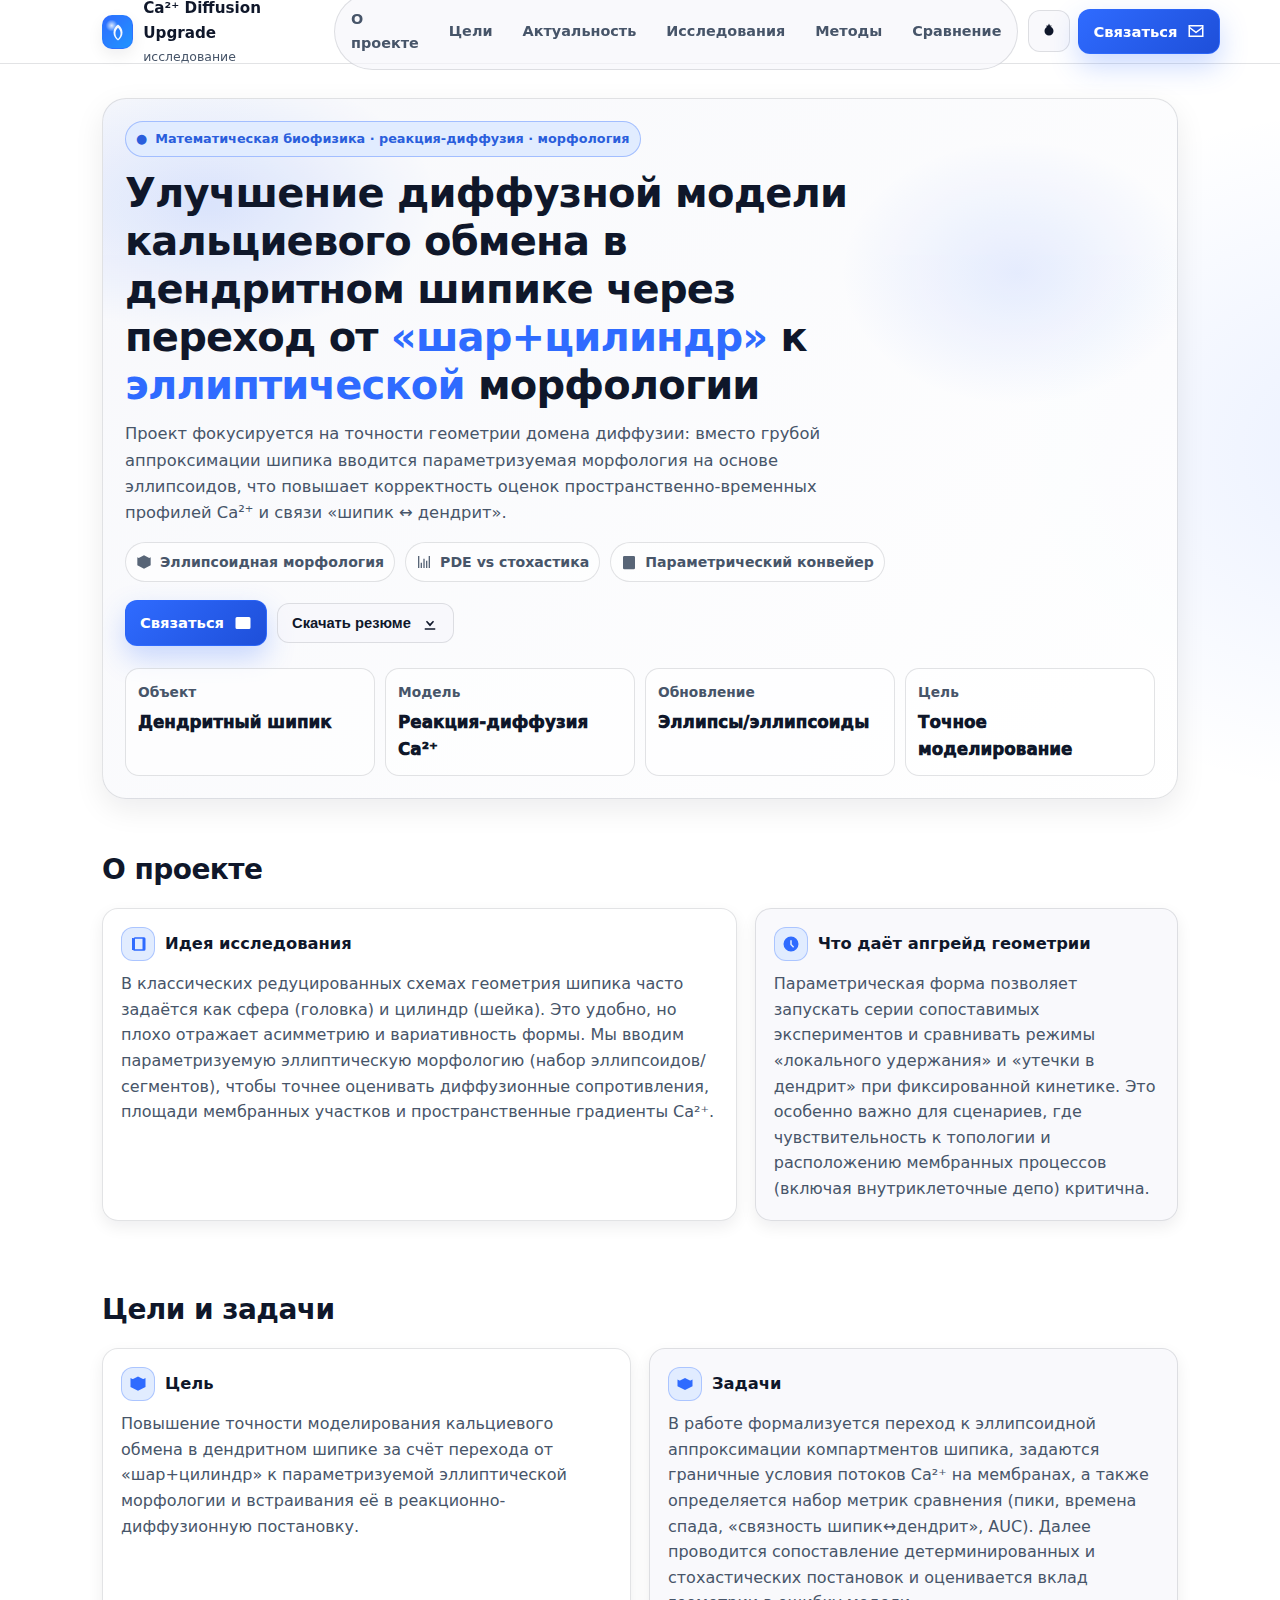
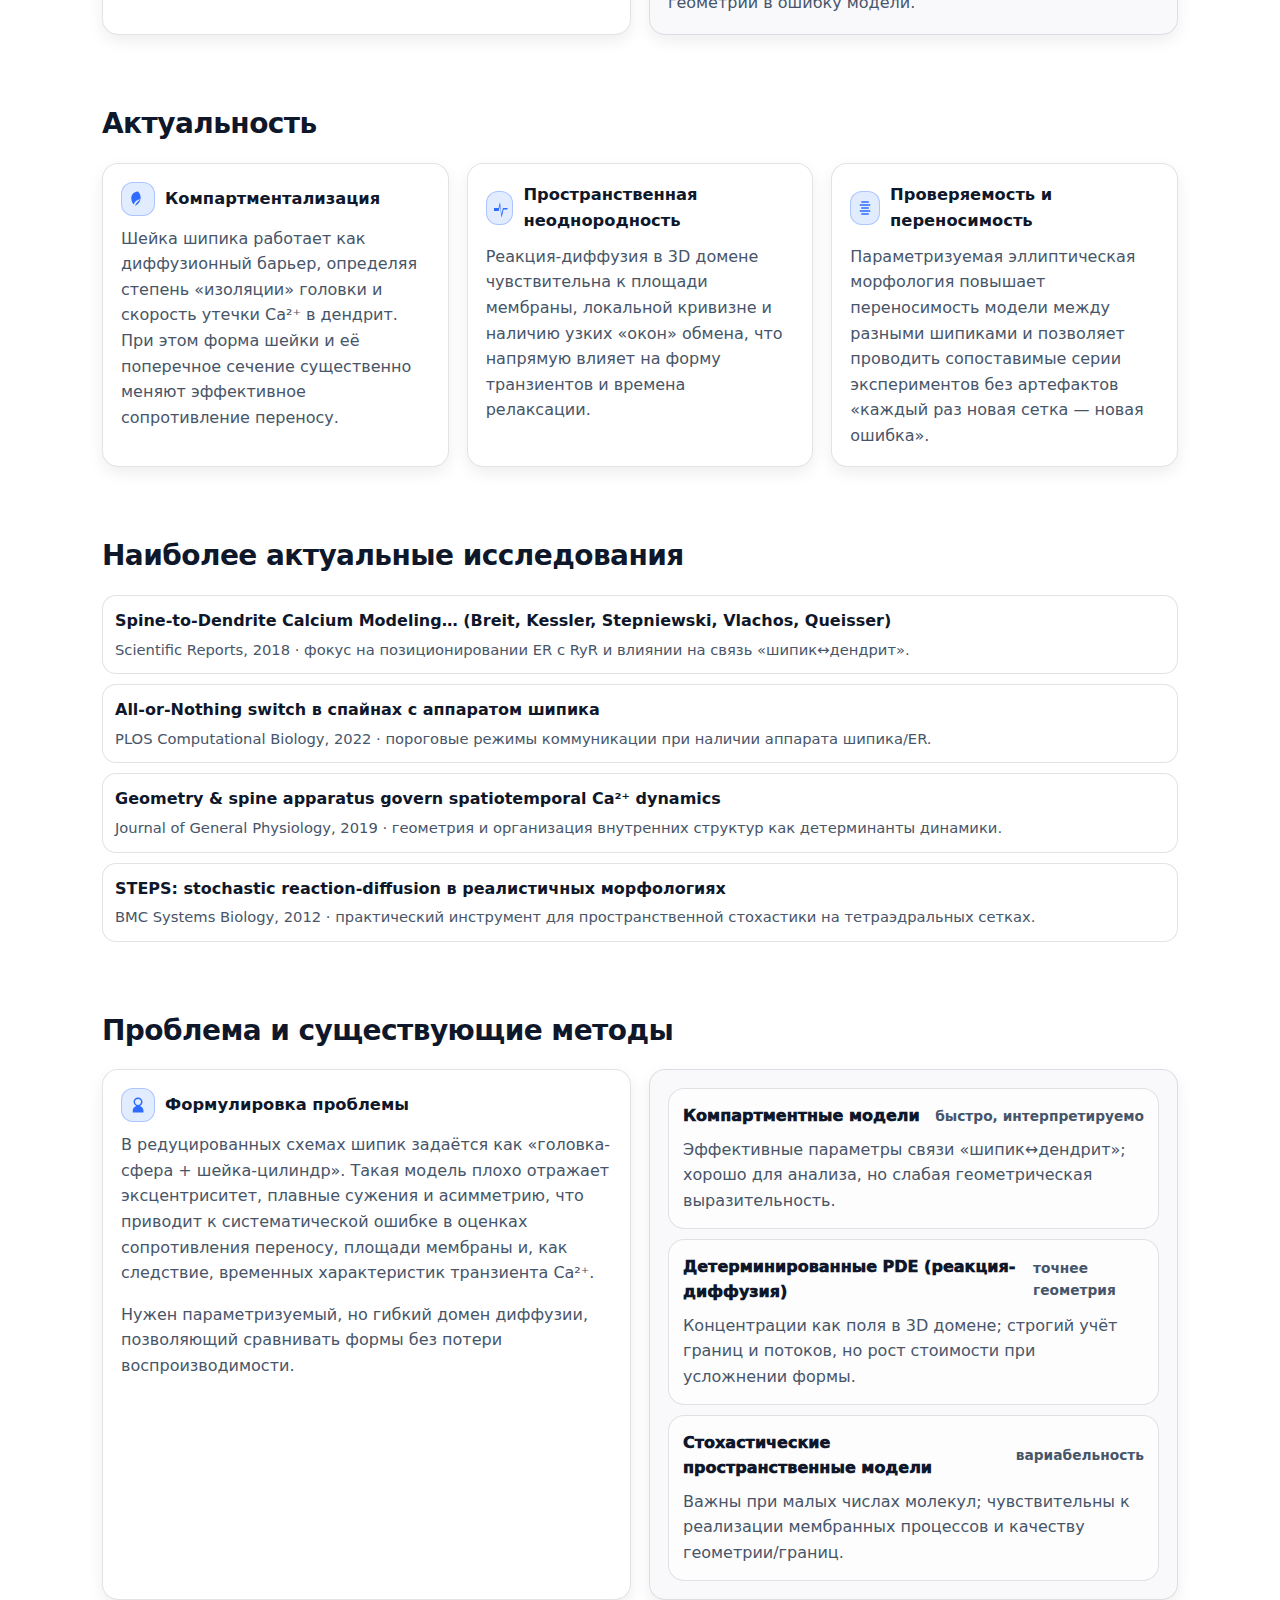
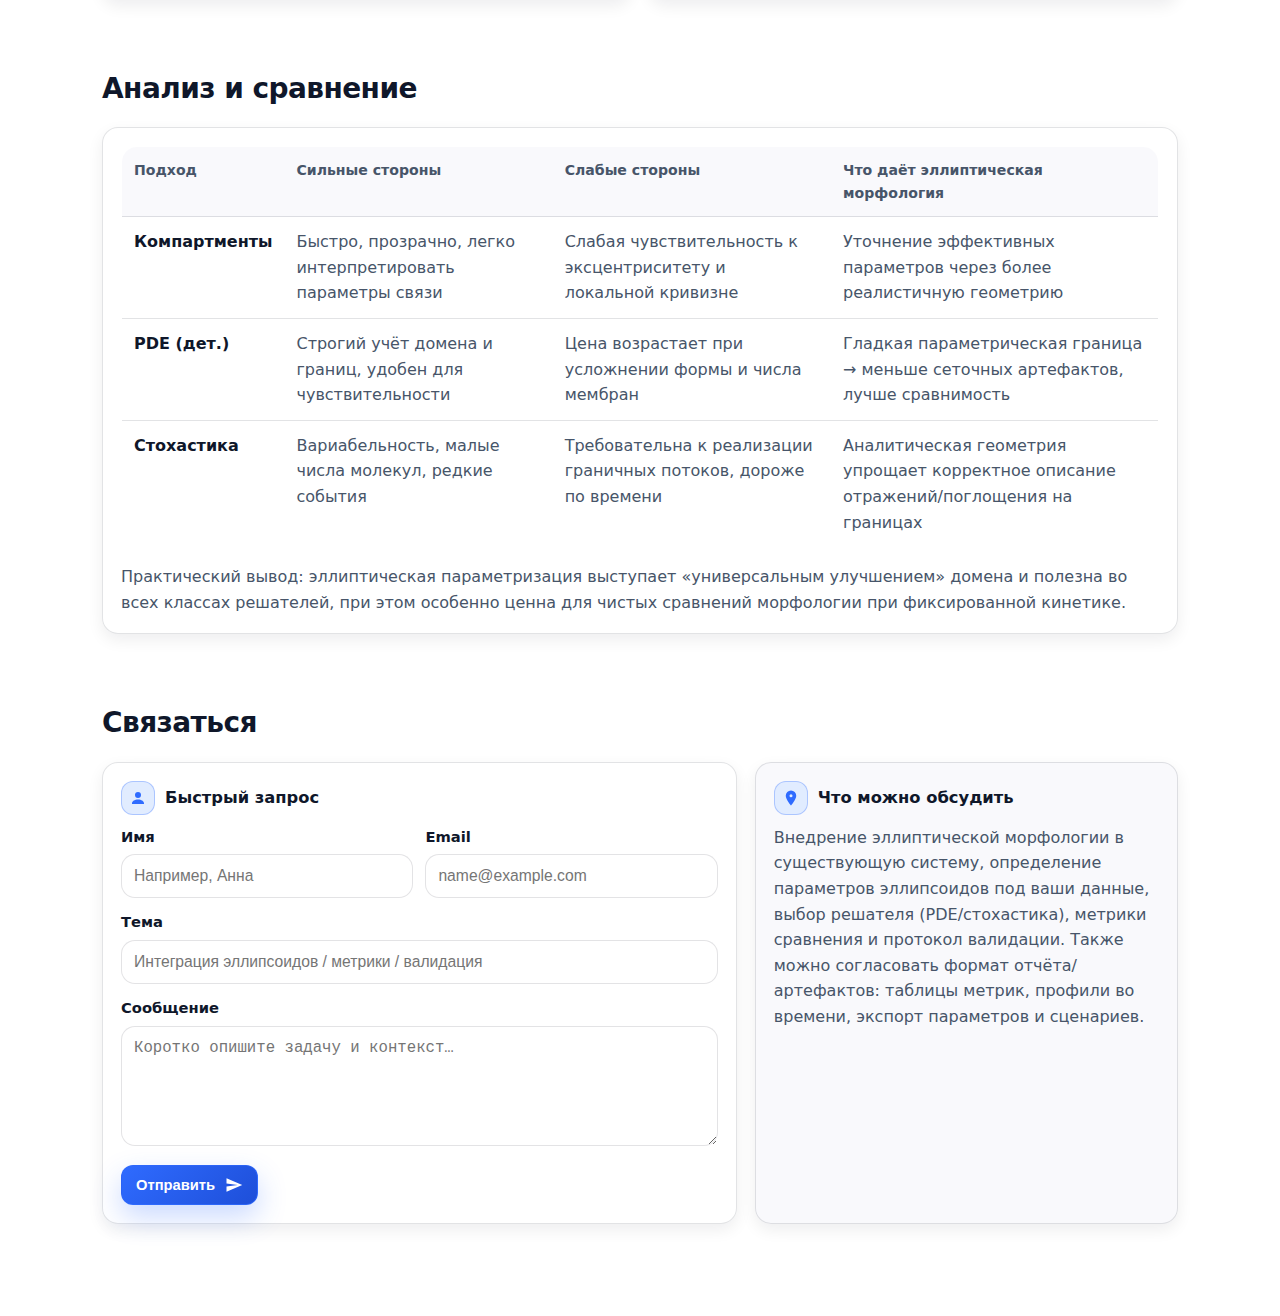
<file: Липс/реферат/demo-project.html>
<!--
Запуск: сохраните этот код в файл index.html и просто откройте его в браузере.
Одностраничный лендинг-резюме проекта (HTML+CSS+JS) без внешних зависимостей.
-->
<!doctype html>
<html lang="ru">
<head>
  <meta charset="utf-8" />
  <meta name="viewport" content="width=device-width,initial-scale=1" />
  <meta name="color-scheme" content="light dark" />
  <title>Улучшение диффузной модели Ca²⁺ в дендритном шипике — портфолио проекта</title>
  <style>
    /* =========================
      CSS: Design System (Variables)
    ========================== */
    :root{
      --accent: #2F6BFF;
      --accent-2: #1E4FD9;
      --bg: #ffffff;
      --bg-elev: #f6f7fb;
      --text: #0f172a;
      --muted: #475569;
      --border: rgba(15, 23, 42, .12);
      --shadow: 0 10px 30px rgba(2, 6, 23, .08);
      --shadow-sm: 0 6px 16px rgba(2, 6, 23, .07);
      --focus: 0 0 0 3px rgba(47,107,255,.35);
      --radius: 16px;
      --radius-sm: 12px;
      --container: 1120px;
      --gap: 18px;
      --header-h: 64px;
      --font: ui-sans-serif, system-ui, -apple-system, Segoe UI, Roboto, Arial, "Noto Sans", "Liberation Sans", sans-serif;
      --mono: ui-monospace, SFMono-Regular, Menlo, Monaco, Consolas, "Liberation Mono", "Courier New", monospace;
      --trans: 160ms ease;
    }

    [data-theme="dark"]{
      --bg: #0b1220;
      --bg-elev: #111a2d;
      --text: #e5eaf5;
      --muted: #a5b4cf;
      --border: rgba(229, 234, 245, .14);
      --shadow: 0 14px 40px rgba(0, 0, 0, .35);
      --shadow-sm: 0 10px 22px rgba(0, 0, 0, .30);
      --focus: 0 0 0 3px rgba(47,107,255,.38);
    }

    /* =========================
      CSS: Base / Typography
    ========================== */
    * { box-sizing: border-box; }
    html { scroll-behavior: smooth; }
    body{
      margin: 0;
      font-family: var(--font);
      background: radial-gradient(1200px 800px at 20% -10%, rgba(47,107,255,.12), transparent 55%),
                  radial-gradient(1000px 700px at 110% 10%, rgba(47,107,255,.10), transparent 50%),
                  var(--bg);
      color: var(--text);
      line-height: 1.6;
    }
    a{ color: inherit; text-decoration: none; }
    p{ margin: 0; color: var(--muted); }
    h1, h2, h3{ margin: 0; line-height: 1.2; letter-spacing: -0.02em; }
    h1{ font-size: clamp(1.65rem, 1.2rem + 2vw, 2.5rem); }
    h2{ font-size: clamp(1.25rem, 1.08rem + 1.2vw, 1.75rem); }
    h3{ font-size: 1.05rem; }
    .u-sr{ position:absolute; width:1px; height:1px; padding:0; margin:-1px; overflow:hidden; clip:rect(0,0,0,0); border:0; }
    .u-mt-xs{ margin-top: 8px; }
    .u-mt-sm{ margin-top: 12px; }
    .u-mt-md{ margin-top: 16px; }
    .u-mt-lg{ margin-top: 22px; }
    .u-mt-xl{ margin-top: 30px; }
    .u-mb-sm{ margin-bottom: 12px; }
    .u-mono{ font-family: var(--mono); }
    .u-accent{ color: var(--accent); }
    .u-nowrap{ white-space: nowrap; }

    /* =========================
      CSS: Layout
    ========================== */
    .l-container{
      max-width: var(--container);
      margin: 0 auto;
      padding: 0 16px;
    }

    .l-grid{
      display: grid;
      gap: var(--gap);
    }

    .l-grid--2{
      grid-template-columns: 1fr;
    }

    .l-grid--3{
      grid-template-columns: 1fr;
    }

    @media (min-width: 768px){
      .l-grid--2{ grid-template-columns: 1.2fr .8fr; }
      .l-grid--3{ grid-template-columns: repeat(3, 1fr); }
    }

    @media (min-width: 1024px){
      .l-container{ padding: 0 22px; }
    }

    /* =========================
      CSS: Header / Nav
    ========================== */
    .header{
      position: sticky;
      top: 0;
      z-index: 50;
      height: var(--header-h);
      backdrop-filter: blur(10px);
      -webkit-backdrop-filter: blur(10px);
      background: color-mix(in oklab, var(--bg) 80%, transparent);
      border-bottom: 1px solid var(--border);
    }

    .header__inner{
      height: 100%;
      display: flex;
      align-items: center;
      justify-content: space-between;
      gap: 12px;
    }

    .brand{
      display:flex;
      align-items:center;
      gap: 10px;
      min-width: 220px;
    }

    .brand__mark{
      width: 34px; height: 34px;
      border-radius: 10px;
      background:
        radial-gradient(10px 10px at 30% 30%, rgba(255,255,255,.85), rgba(255,255,255,0) 60%),
        linear-gradient(135deg, var(--accent), color-mix(in oklab, var(--accent) 55%, #00c2ff 45%));
      box-shadow: var(--shadow-sm);
      display:grid;
      place-items:center;
      border: 1px solid color-mix(in oklab, var(--accent) 45%, transparent);
    }

    .brand__mark svg{ width: 18px; height: 18px; fill: rgba(255,255,255,.95); }
    .brand__text{
      display:flex;
      flex-direction:column;
      gap: 2px;
    }
    .brand__title{
      font-weight: 700;
      font-size: 0.95rem;
      color: var(--text);
    }
    .brand__subtitle{
      font-size: 0.78rem;
      color: var(--muted);
    }

    .nav{
      display:flex;
      align-items:center;
      gap: 10px;
    }

    .nav__links{
      display:none;
      gap: 6px;
      align-items:center;
      padding: 4px;
      border-radius: 999px;
      border: 1px solid var(--border);
      background: color-mix(in oklab, var(--bg-elev) 70%, transparent);
    }

    .nav__link{
      padding: 10px 12px;
      border-radius: 999px;
      color: var(--muted);
      font-weight: 600;
      font-size: 0.9rem;
      transition: background var(--trans), color var(--trans), transform var(--trans);
      outline: none;
    }
    .nav__link:hover{
      color: var(--text);
      background: color-mix(in oklab, var(--bg) 55%, transparent);
    }
    .nav__link:focus-visible{ box-shadow: var(--focus); }
    .nav__link.is-active{
      color: var(--text);
      background: color-mix(in oklab, var(--accent) 18%, var(--bg) 82%);
      border: 1px solid color-mix(in oklab, var(--accent) 35%, transparent);
    }

    .nav__actions{
      display:flex;
      align-items:center;
      gap: 8px;
    }

    .btn{
      display:inline-flex;
      align-items:center;
      justify-content:center;
      gap: 10px;
      padding: 10px 14px;
      border-radius: 12px;
      border: 1px solid var(--border);
      background: color-mix(in oklab, var(--bg-elev) 70%, transparent);
      color: var(--text);
      font-weight: 700;
      font-size: 0.92rem;
      cursor: pointer;
      transition: transform var(--trans), background var(--trans), border-color var(--trans);
      outline: none;
      user-select: none;
      -webkit-tap-highlight-color: transparent;
    }
    .btn:hover{
      transform: translateY(-1px);
      background: color-mix(in oklab, var(--bg-elev) 85%, transparent);
    }
    .btn:active{ transform: translateY(0); }
    .btn:focus-visible{ box-shadow: var(--focus); }

    .btn--primary{
      background: linear-gradient(135deg, var(--accent), var(--accent-2));
      border-color: color-mix(in oklab, var(--accent) 70%, transparent);
      color: #fff;
      box-shadow: 0 12px 28px rgba(47,107,255,.25);
    }
    .btn--primary:hover{
      background: linear-gradient(135deg, color-mix(in oklab, var(--accent) 90%, #ffffff 10%), var(--accent-2));
    }

    .btn--icon{
      padding: 10px;
      width: 42px;
      height: 42px;
    }
    .btn__ico{
      width: 18px;
      height: 18px;
      fill: currentColor;
    }

    /* Burger + Mobile Drawer */
    .burger{
      display:inline-flex;
    }

    .drawer{
      position: fixed;
      inset: 0;
      z-index: 80;
      display: none;
      background: rgba(2,6,23,.55);
    }
    .drawer[aria-hidden="false"]{ display: block; }
    .drawer__panel{
      position: absolute;
      top: 0; right: 0;
      height: 100%;
      width: min(340px, 92vw);
      background: var(--bg);
      border-left: 1px solid var(--border);
      box-shadow: var(--shadow);
      transform: translateX(8px);
      animation: slideIn 160ms ease forwards;
      display:flex;
      flex-direction:column;
    }
    @keyframes slideIn { to { transform: translateX(0); } }
    .drawer__head{
      height: var(--header-h);
      display:flex;
      align-items:center;
      justify-content: space-between;
      padding: 0 16px;
      border-bottom: 1px solid var(--border);
    }
    .drawer__nav{
      padding: 14px 12px 18px;
      display:flex;
      flex-direction:column;
      gap: 6px;
    }
    .drawer__nav a{
      padding: 12px 12px;
      border-radius: 12px;
      border: 1px solid transparent;
      color: var(--muted);
      font-weight: 700;
      transition: background var(--trans), color var(--trans), border-color var(--trans);
      outline: none;
    }
    .drawer__nav a:hover{
      background: var(--bg-elev);
      color: var(--text);
    }
    .drawer__nav a:focus-visible{ box-shadow: var(--focus); }
    .drawer__nav a.is-active{
      background: color-mix(in oklab, var(--accent) 18%, var(--bg) 82%);
      color: var(--text);
      border-color: color-mix(in oklab, var(--accent) 35%, transparent);
    }
    .drawer__footer{
      margin-top:auto;
      padding: 14px 16px;
      border-top: 1px solid var(--border);
      color: var(--muted);
      font-size: 0.9rem;
    }

    @media (min-width: 1024px){
      .nav__links{ display:flex; }
      .burger{ display:none; }
    }

    /* =========================
      CSS: Sections / Cards
    ========================== */
    main{ padding-bottom: 56px; }
    section{
      scroll-margin-top: calc(var(--header-h) + 14px);
      padding: 36px 0;
    }

    .hero{
      padding: 34px 0 18px;
    }

    .hero__wrap{
      border: 1px solid var(--border);
      border-radius: calc(var(--radius) + 8px);
      background: linear-gradient(
        135deg,
        color-mix(in oklab, var(--bg-elev) 85%, transparent),
        color-mix(in oklab, var(--bg) 85%, transparent)
      );
      box-shadow: var(--shadow);
      padding: 22px;
      overflow:hidden;
      position: relative;
    }

    .hero__wrap::before{
      content:"";
      position:absolute;
      inset: -2px;
      background:
        radial-gradient(380px 220px at 10% 15%, rgba(47,107,255,.17), transparent 60%),
        radial-gradient(320px 240px at 85% 25%, rgba(47,107,255,.12), transparent 55%);
      pointer-events:none;
      opacity: .9;
    }

    .hero__content{ position: relative; z-index: 1; }

    .pill{
      display:inline-flex;
      align-items:center;
      gap: 8px;
      padding: 7px 10px;
      border-radius: 999px;
      font-weight: 800;
      font-size: 0.8rem;
      color: color-mix(in oklab, var(--accent) 85%, var(--text) 15%);
      border: 1px solid color-mix(in oklab, var(--accent) 35%, transparent);
      background: color-mix(in oklab, var(--accent) 14%, var(--bg) 86%);
      width: fit-content;
    }

    .hero__title{
      margin-top: 12px;
      max-width: 28ch;
    }

    .hero__lead{
      margin-top: 12px;
      max-width: 74ch;
      font-size: 1.02rem;
      color: var(--muted);
    }

    .hero__meta{
      display:flex;
      flex-wrap: wrap;
      gap: 10px;
      margin-top: 16px;
    }

    .tag{
      display:inline-flex;
      align-items:center;
      gap: 8px;
      padding: 8px 10px;
      border-radius: 999px;
      border: 1px solid var(--border);
      background: color-mix(in oklab, var(--bg) 60%, transparent);
      color: var(--muted);
      font-weight: 700;
      font-size: 0.88rem;
    }

    .tag svg{ width: 16px; height: 16px; fill: currentColor; opacity: .9; }

    .hero__cta{
      display:flex;
      flex-wrap: wrap;
      gap: 10px;
      margin-top: 18px;
      align-items:center;
    }

    .card{
      border: 1px solid var(--border);
      border-radius: var(--radius);
      background: color-mix(in oklab, var(--bg) 65%, transparent);
      box-shadow: var(--shadow-sm);
      padding: 18px;
    }
    .card--soft{
      background: color-mix(in oklab, var(--bg-elev) 70%, transparent);
    }

    .card__title{
      display:flex;
      align-items:center;
      gap: 10px;
      font-weight: 900;
      font-size: 1.02rem;
      margin-bottom: 10px;
      color: var(--text);
    }

    .ico{
      width: 34px; height: 34px;
      border-radius: 12px;
      display:grid;
      place-items:center;
      background: color-mix(in oklab, var(--accent) 14%, var(--bg) 86%);
      border: 1px solid color-mix(in oklab, var(--accent) 30%, transparent);
    }
    .ico svg{ width: 18px; height: 18px; fill: var(--accent); }

    .section__head{
      display:flex;
      align-items:flex-end;
      justify-content: space-between;
      gap: 12px;
      margin-bottom: 14px;
    }
    .section__sub{
      color: var(--muted);
      max-width: 78ch;
    }

    .kpi{
      display:grid;
      gap: 10px;
      grid-template-columns: 1fr;
    }
    @media (min-width: 480px){
      .kpi{ grid-template-columns: repeat(2, 1fr); }
    }
    @media (min-width: 1024px){
      .kpi{ grid-template-columns: repeat(4, 1fr); }
    }
    .kpi__item{
      border: 1px solid var(--border);
      border-radius: 14px;
      background: color-mix(in oklab, var(--bg) 60%, transparent);
      padding: 12px 12px;
    }
    .kpi__label{ color: var(--muted); font-weight: 700; font-size: 0.86rem; }
    .kpi__value{ font-weight: 950; font-size: 1.05rem; margin-top: 6px; }

    .split{
      display:grid;
      gap: var(--gap);
      grid-template-columns: 1fr;
    }
    @media (min-width: 768px){
      .split{ grid-template-columns: 1fr 1fr; }
    }

    .list{
      display:grid;
      gap: 10px;
    }

    .ref{
      border: 1px solid var(--border);
      border-radius: 14px;
      padding: 12px 12px;
      background: color-mix(in oklab, var(--bg) 64%, transparent);
      transition: transform var(--trans), background var(--trans), border-color var(--trans);
    }
    .ref:hover{
      transform: translateY(-1px);
      background: color-mix(in oklab, var(--bg-elev) 75%, transparent);
      border-color: color-mix(in oklab, var(--accent) 22%, var(--border));
    }
    .ref__top{
      display:flex;
      gap: 10px;
      align-items:flex-start;
      justify-content: space-between;
    }
    .ref__name{
      font-weight: 900;
      color: var(--text);
    }
    .ref__meta{
      margin-top: 4px;
      color: var(--muted);
      font-size: 0.92rem;
    }
    .badge{
      flex: 0 0 auto;
      font-weight: 900;
      font-size: 0.78rem;
      padding: 6px 8px;
      border-radius: 999px;
      border: 1px solid var(--border);
      background: color-mix(in oklab, var(--bg) 60%, transparent);
      color: var(--muted);
    }

    .method{
      border: 1px solid var(--border);
      border-radius: 16px;
      padding: 14px;
      background: color-mix(in oklab, var(--bg) 62%, transparent);
    }
    .method__head{
      display:flex;
      align-items:center;
      justify-content: space-between;
      gap: 10px;
      margin-bottom: 8px;
    }
    .method__name{ font-weight: 950; color: var(--text); }
    .method__note{ color: var(--muted); font-weight: 800; font-size: 0.86rem; }

    .compare{
      width: 100%;
      border-collapse: collapse;
      overflow:hidden;
      border-radius: 16px;
      border: 1px solid var(--border);
      background: color-mix(in oklab, var(--bg) 64%, transparent);
    }
    .compare th, .compare td{
      padding: 12px 12px;
      border-bottom: 1px solid var(--border);
      vertical-align: top;
      text-align: left;
    }
    .compare th{
      font-size: 0.88rem;
      color: var(--muted);
      font-weight: 900;
      background: color-mix(in oklab, var(--bg-elev) 70%, transparent);
    }
    .compare tr:last-child td{ border-bottom: none; }
    .compare td strong{ color: var(--text); }
    .compare td{ color: var(--muted); }

    .callout{
      border-radius: calc(var(--radius) + 8px);
      border: 1px solid color-mix(in oklab, var(--accent) 26%, var(--border));
      background: linear-gradient(135deg,
        color-mix(in oklab, var(--accent) 16%, var(--bg) 84%),
        color-mix(in oklab, var(--bg-elev) 78%, transparent)
      );
      box-shadow: var(--shadow-sm);
      padding: 18px;
    }
    .callout__row{
      display:flex;
      flex-direction:column;
      gap: 14px;
    }
    @media(min-width:768px){
      .callout__row{ flex-direction:row; align-items:center; justify-content:space-between; }
    }
    .callout__title{ font-weight: 950; }
    .callout__desc{ max-width: 78ch; }

    /* =========================
      CSS: Form
    ========================== */
    .form{
      display:grid;
      gap: 12px;
    }
    .form__row{
      display:grid;
      gap: 12px;
      grid-template-columns: 1fr;
    }
    @media(min-width:768px){
      .form__row{ grid-template-columns: 1fr 1fr; }
    }
    label{
      display:block;
      font-weight: 900;
      color: var(--text);
      font-size: 0.92rem;
      margin-bottom: 6px;
    }
    input, textarea{
      width: 100%;
      border-radius: 14px;
      border: 1px solid var(--border);
      background: color-mix(in oklab, var(--bg) 70%, transparent);
      padding: 12px 12px;
      color: var(--text);
      outline: none;
      font-size: 0.98rem;
      transition: border-color var(--trans), box-shadow var(--trans), background var(--trans);
    }
    textarea{ min-height: 120px; resize: vertical; }
    input:focus-visible, textarea:focus-visible{
      box-shadow: var(--focus);
      border-color: color-mix(in oklab, var(--accent) 55%, var(--border));
      background: color-mix(in oklab, var(--bg) 82%, transparent);
    }
    .form__hint{
      color: var(--muted);
      font-size: 0.9rem;
    }
    .toast{
      margin-top: 10px;
      border-radius: 14px;
      padding: 12px 12px;
      border: 1px solid var(--border);
      background: color-mix(in oklab, var(--bg-elev) 75%, transparent);
      color: var(--muted);
      display:none;
    }
    .toast.is-show{ display:block; }
    .toast strong{ color: var(--text); }

    /* =========================
      CSS: Footer + Back-to-top
    ========================== */
    .footer{
      padding: 26px 0 40px;
      border-top: 1px solid var(--border);
      background: color-mix(in oklab, var(--bg) 90%, transparent);
    }
    .footer__inner{
      display:flex;
      flex-direction:column;
      gap: 10px;
      align-items:flex-start;
      justify-content:space-between;
    }
    @media(min-width:768px){
      .footer__inner{ flex-direction:row; align-items:center; }
    }
    .footer__small{ color: var(--muted); font-size: 0.92rem; }

    .top{
      position: fixed;
      right: 14px;
      bottom: 14px;
      z-index: 60;
      opacity: 0;
      pointer-events: none;
      transform: translateY(6px);
      transition: opacity var(--trans), transform var(--trans);
    }
    .top.is-show{
      opacity: 1;
      pointer-events: auto;
      transform: translateY(0);
    }

    /* Reduce motion */
    @media (prefers-reduced-motion: reduce){
      html{ scroll-behavior: auto; }
      .btn, .nav__link, .ref{ transition: none !important; }
      .drawer__panel{ animation: none; }
      .top{ transition: none; }
    }
  </style>
</head>

<body data-theme="light">
  <!-- =========================
    Header
  ========================== -->
  <header class="header" role="banner">
    <div class="l-container header__inner">
      <a class="brand" href="#top" aria-label="Перейти к началу страницы">
        <span class="brand__mark" aria-hidden="true">
          <svg viewBox="0 0 24 24" role="img" aria-hidden="true">
            <path d="M12 2c3.6 2.3 6 6.3 6 10.7 0 4.4-2.4 8.4-6 10.7-3.6-2.3-6-6.3-6-10.7C6 8.3 8.4 4.3 12 2zm0 4.2c-2.1 1.8-3.4 4.5-3.4 7.5S9.9 19.4 12 21.2c2.1-1.8 3.4-4.5 3.4-7.5S14.1 8 12 6.2z"/>
          </svg>
        </span>
        <span class="brand__text">
          <span class="brand__title">Ca²⁺ Diffusion Upgrade</span>
          <span class="brand__subtitle">исследование</span>
        </span>
      </a>

      <nav class="nav" aria-label="Основная навигация">
        <div class="nav__links" id="navLinks">
          <a class="nav__link" href="#about" data-anchor="about">О проекте</a>
          <a class="nav__link" href="#goals" data-anchor="goals">Цели</a>
          <a class="nav__link" href="#relevance" data-anchor="relevance">Актуальность</a>
          <a class="nav__link" href="#research" data-anchor="research">Исследования</a>
          <a class="nav__link" href="#methods" data-anchor="methods">Методы</a>
          <a class="nav__link" href="#comparison" data-anchor="comparison">Сравнение</a>
        </div>

        <div class="nav__actions">
          <button class="btn btn--icon" id="themeToggle" type="button" aria-label="Переключить тему">
            <svg class="btn__ico" id="themeIcon" viewBox="0 0 24 24" aria-hidden="true">
              <path d="M12 18a6 6 0 1 1 0-12 6 6 0 0 1 0 12zm0-16 1.2 2.6 2.8.3-2.1 1.8.6 2.8L12 8.9 9.5 10.5l.6-2.8L8 4.9l2.8-.3L12 2z"/>
            </svg>
          </button>

          <a class="btn btn--primary" href="#contact" aria-label="Перейти к форме обратной связи">
            Связаться
            <svg class="btn__ico" viewBox="0 0 24 24" aria-hidden="true">
              <path d="M2 4h20v16H2V4zm2 2v.5l8 6 8-6V6H4zm16 12V9.1l-7.4 5.6a1 1 0 0 1-1.2 0L4 9.1V18h16z"/>
            </svg>
          </a>

          <button class="btn btn--icon burger" id="burgerBtn" type="button" aria-label="Открыть меню" aria-controls="drawer" aria-expanded="false">
            <svg class="btn__ico" viewBox="0 0 24 24" aria-hidden="true">
              <path d="M4 6h16v2H4V6zm0 5h16v2H4v-2zm0 5h16v2H4v-2z"/>
            </svg>
          </button>
        </div>
      </nav>
    </div>
  </header>

  <!-- =========================
    Mobile Drawer
  ========================== -->
  <div class="drawer" id="drawer" aria-hidden="true">
    <div class="drawer__panel" role="dialog" aria-modal="true" aria-label="Мобильное меню">
      <div class="drawer__head">
        <span class="brand__title">Навигация</span>
        <button class="btn btn--icon" id="closeDrawer" type="button" aria-label="Закрыть меню">
          <svg class="btn__ico" viewBox="0 0 24 24" aria-hidden="true">
            <path d="M18.3 5.7 12 12l6.3 6.3-1.4 1.4L10.6 13.4 4.3 19.7 2.9 18.3 9.2 12 2.9 5.7 4.3 4.3l6.3 6.3 6.3-6.3 1.4 1.4z"/>
          </svg>
        </button>
      </div>
      <nav class="drawer__nav" aria-label="Навигация в мобильном меню" id="drawerNav">
        <a href="#about" data-anchor="about">О проекте</a>
        <a href="#goals" data-anchor="goals">Цели</a>
        <a href="#relevance" data-anchor="relevance">Актуальность</a>
        <a href="#research" data-anchor="research">Исследования</a>
        <a href="#methods" data-anchor="methods">Методы</a>
        <a href="#comparison" data-anchor="comparison">Сравнение</a>
      </nav>
      <div class="drawer__footer">
        <span class="u-mono">UX:</span> плавные якоря, подсветка меню, тема, доступность.
      </div>
    </div>
  </div>

  <!-- =========================
    Main
  ========================== -->
  <main id="top" tabindex="-1">
    <!-- HERO -->
    <section class="hero" aria-label="Вступительный блок">
      <div class="l-container">
        <div class="hero__wrap">
          <div class="hero__content">
            <div class="pill" aria-label="Короткое позиционирование">
              <span aria-hidden="true">●</span>
              Математическая биофизика · реакция-диффузия · морфология
            </div>

            <h1 class="hero__title u-mt-sm">
              Улучшение диффузной модели кальциевого обмена в дендритном шипике
              через переход от <span class="u-accent">«шар+цилиндр»</span> к <span class="u-accent">эллиптической</span> морфологии
            </h1>

            <p class="hero__lead">
              Проект фокусируется на точности геометрии домена диффузии: вместо грубой аппроксимации шипика
              вводится параметризуемая морфология на основе эллипсоидов, что повышает корректность оценок
              пространственно-временных профилей Ca²⁺ и связи «шипик ↔ дендрит».
            </p>

            <div class="hero__meta">
              <span class="tag" aria-label="Ключевой вклад: морфология">
                <svg viewBox="0 0 24 24" aria-hidden="true"><path d="M12 2 2 7l10 5 10-5-10-5zm0 8L2 5v12l10 5V10zm10-5-10 5v12l10-5V5z"/></svg>
                Эллипсоидная морфология
              </span>
              <span class="tag" aria-label="Ключевой вклад: сравнение методов">
                <svg viewBox="0 0 24 24" aria-hidden="true"><path d="M3 3h2v18H3V3zm16 0h2v18h-2V3zM7 13h2v8H7v-8zm4-6h2v14h-2V7zm4 3h2v11h-2V10z"/></svg>
                PDE vs стохастика
              </span>
              <span class="tag" aria-label="Ключевой вклад: воспроизводимость">
                <svg viewBox="0 0 24 24" aria-hidden="true"><path d="M7 7h10v2H7V7zm0 4h10v2H7v-2zm0 4h7v2H7v-2zM5 3h14a2 2 0 0 1 2 2v16a2 2 0 0 1-2 2H5a2 2 0 0 1-2-2V5a2 2 0 0 1 2-2z"/></svg>
                Параметрический конвейер
              </span>
            </div>

            <div class="hero__cta">
              <a class="btn btn--primary" href="#contact" aria-label="Связаться по проекту">
                Связаться
                <svg class="btn__ico" viewBox="0 0 24 24" aria-hidden="true">
                  <path d="M20 8V7l-8 5-8-5v1l8 5 8-5zm0-4H4a2 2 0 0 0-2 2v12a2 2 0 0 0 2 2h16a2 2 0 0 0 2-2V6a2 2 0 0 0-2-2z"/>
                </svg>
              </a>

              <button class="btn" id="downloadBtn" type="button" aria-label="Скачать краткое резюме проекта (локальный файл)">
                Скачать резюме
                <svg class="btn__ico" viewBox="0 0 24 24" aria-hidden="true">
                  <path d="M12 3v10l4-4 1.4 1.4L12 16.8 6.6 10.4 8 9l4 4V3h0zM5 19h14v2H5v-2z"/>
                </svg>
              </button>
            </div>

            <div class="kpi u-mt-lg" aria-label="Сводка проекта">
              <div class="kpi__item">
                <div class="kpi__label">Объект</div>
                <div class="kpi__value">Дендритный шипик</div>
              </div>
              <div class="kpi__item">
                <div class="kpi__label">Модель</div>
                <div class="kpi__value">Реакция-диффузия Ca²⁺</div>
              </div>
              <div class="kpi__item">
                <div class="kpi__label">Обновление</div>
                <div class="kpi__value">Эллипсы/эллипсоиды</div>
              </div>
              <div class="kpi__item">
                <div class="kpi__label">Цель</div>
                <div class="kpi__value">Точное моделирование</div>
              </div>
            </div>
          </div>
        </div>
      </div>
    </section>

    <!-- ABOUT -->
    <section id="about" aria-label="О проекте">
      <div class="l-container">
        <div class="section__head">
          <div>
            <h2>О проекте</h2>
            <p class="section__sub u-mt-xs">
            </p>
          </div>
        </div>

        <div class="l-grid l-grid--2">
          <div class="card">
            <div class="card__title">
              <span class="ico" aria-hidden="true">
                <svg viewBox="0 0 24 24"><path d="M4 20V4h2v16H4zm14-1H8V5h10v14zm2-16H8a2 2 0 0 0-2 2v16h14a2 2 0 0 0 2-2V5a2 2 0 0 0-2-2z"/></svg>
              </span>
              Идея исследования
            </div>
            <p>
              В классических редуцированных схемах геометрия шипика часто задаётся как сфера (головка) и цилиндр (шейка).
              Это удобно, но плохо отражает асимметрию и вариативность формы. Мы вводим параметризуемую эллиптическую морфологию
              (набор эллипсоидов/сегментов), чтобы точнее оценивать диффузионные сопротивления, площади мембранных участков и
              пространственные градиенты Ca²⁺.
            </p>
          </div>

          <div class="card card--soft">
            <div class="card__title">
              <span class="ico" aria-hidden="true">
                <svg viewBox="0 0 24 24"><path d="M12 2a10 10 0 1 0 10 10A10 10 0 0 0 12 2zm1 5v5.4l3.2 3.2-1.4 1.4L11 13V7h2z"/></svg>
              </span>
              Что даёт апгрейд геометрии
            </div>
            <p>
              Параметрическая форма позволяет запускать серии сопоставимых экспериментов и сравнивать режимы
              «локального удержания» и «утечки в дендрит» при фиксированной кинетике. Это особенно важно для сценариев,
              где чувствительность к топологии и расположению мембранных процессов (включая внутриклеточные депо) критична.
            </p>
          </div>
        </div>
      </div>
    </section>

    <!-- GOALS -->
    <section id="goals" aria-label="Цели и задачи">
      <div class="l-container">
        <div class="section__head">
          <div>
            <h2>Цели и задачи</h2>
            <p class="section__sub u-mt-xs">
            </p>
          </div>
        </div>

        <div class="split">
          <div class="card">
            <div class="card__title">
              <span class="ico" aria-hidden="true">
                <svg viewBox="0 0 24 24"><path d="M12 2 2 7l10 5 10-5-10-5zm0 7L2 4v12l10 5V9zm10-5-10 5v12l10-5V4z"/></svg>
              </span>
              Цель
            </div>
            <p>
              Повышение точности моделирования кальциевого обмена в дендритном шипике за счёт перехода от «шар+цилиндр»
              к параметризуемой эллиптической морфологии и встраивания её в реакционно-диффузионную постановку.
            </p>
            <div class="u-mt-md">
            </div>
          </div>

          <div class="card card--soft">
            <div class="card__title">
              <span class="ico" aria-hidden="true">
                <svg viewBox="0 0 24 24"><path d="M12 4 2 9l10 5 10-5-10-5zm0 7-10-5v9l10 5 10-5V6l-10 5z"/></svg>
              </span>
              Задачи
            </div>
            <p>
              В работе формализуется переход к эллипсоидной аппроксимации компартментов шипика, задаются граничные условия потоков
              Ca²⁺ на мембранах, а также определяется набор метрик сравнения (пики, времена спада, «связность шипик↔дендрит», AUC).
              Далее проводится сопоставление детерминированных и стохастических постановок и оценивается вклад геометрии в ошибку модели.
            </p>
          </div>
        </div>
      </div>
    </section>

    <!-- RELEVANCE -->
    <section id="relevance" aria-label="Актуальность">
      <div class="l-container">
        <div class="section__head">
          <div>
            <h2>Актуальность</h2>
            <p class="section__sub u-mt-xs">
            </p>
          </div>
        </div>

        <div class="l-grid l-grid--3" aria-label="Ключевые тезисы актуальности">
          <div class="card">
            <div class="card__title">
              <span class="ico" aria-hidden="true">
                <svg viewBox="0 0 24 24"><path d="M12 2c2.2 2.1 3.5 5 3.5 8.1 0 4.9-3.1 9.2-7.5 11.3.6-2.2 1.8-4.2 3.4-5.9 1.2-1.2 2.6-2.2 4.1-2.9-2.4-.2-4.8.7-6.6 2.5-1.2 1.2-2.1 2.7-2.5 4.3C5.1 18.1 3 14.7 3 10.9 3 6.2 6.8 2.3 11.5 2H12z"/></svg>
              </span>
              Компартментализация
            </div>
            <p>
              Шейка шипика работает как диффузионный барьер, определяя степень «изоляции» головки и скорость утечки Ca²⁺ в дендрит.
              При этом форма шейки и её поперечное сечение существенно меняют эффективное сопротивление переносу.
            </p>
          </div>

          <div class="card">
            <div class="card__title">
              <span class="ico" aria-hidden="true">
                <svg viewBox="0 0 24 24"><path d="M4 12h6l2-8 2 16 2-8h6v2h-5.2l-2.8 11.2L12 9l-1.8 7H4v-2z"/></svg>
              </span>
              Пространственная неоднородность
            </div>
            <p>
              Реакция-диффузия в 3D домене чувствительна к площади мембраны, локальной кривизне и наличию узких «окон» обмена,
              что напрямую влияет на форму транзиентов и времена релаксации.
            </p>
          </div>

          <div class="card">
            <div class="card__title">
              <span class="ico" aria-hidden="true">
                <svg viewBox="0 0 24 24"><path d="M7 3h10v2H7V3zm-2 4h14v2H5V7zm2 4h10v2H7v-2zm-2 4h14v2H5v-2zm2 4h10v2H7v-2z"/></svg>
              </span>
              Проверяемость и переносимость
            </div>
            <p>
              Параметризуемая эллиптическая морфология повышает переносимость модели между разными шипиками и позволяет
              проводить сопоставимые серии экспериментов без артефактов «каждый раз новая сетка — новая ошибка».
            </p>
          </div>
        </div>
      </div>
    </section>

    <!-- RESEARCH -->
    <section id="research" aria-label="Актуальные исследования">
      <div class="l-container">
        <div class="section__head">
          <div>
            <h2>Наиболее актуальные исследования</h2>
            <p class="section__sub u-mt-xs">
            </p>
          </div>
        </div>

        <div class="list" aria-label="Список исследований">
          <article class="ref" tabindex="0" aria-label="Breit и соавт., Scientific Reports, 2018">
            <div class="ref__top">
              <div>
                <div class="ref__name">Spine-to-Dendrite Calcium Modeling… (Breit, Kessler, Stepniewski, Vlachos, Queisser)</div>
                <div class="ref__meta">Scientific Reports, 2018 · фокус на позиционировании ER с RyR и влиянии на связь «шипик↔дендрит».</div>
              </div>
            </div>
          </article>

          <article class="ref" tabindex="0" aria-label="Rosado и соавт., PLOS Computational Biology, 2022">
            <div class="ref__top">
              <div>
                <div class="ref__name">All-or-Nothing switch в спайнах с аппаратом шипика</div>
                <div class="ref__meta">PLOS Computational Biology, 2022 · пороговые режимы коммуникации при наличии аппарата шипика/ER.</div>
              </div>
            </div>
          </article>

          <article class="ref" tabindex="0" aria-label="Bell и соавт., J Gen Physiol, 2019">
            <div class="ref__top">
              <div>
                <div class="ref__name">Geometry & spine apparatus govern spatiotemporal Ca²⁺ dynamics</div>
                <div class="ref__meta">Journal of General Physiology, 2019 · геометрия и организация внутренних структур как детерминанты динамики.</div>
              </div>
            </div>
          </article>

          <article class="ref" tabindex="0" aria-label="Hepburn и соавт., STEPS, 2012">
            <div class="ref__top">
              <div>
                <div class="ref__name">STEPS: stochastic reaction-diffusion в реалистичных морфологиях</div>
                <div class="ref__meta">BMC Systems Biology, 2012 · практический инструмент для пространственной стохастики на тетраэдральных сетках.</div>
              </div>
            </div>
          </article>
        </div>


      </div>
    </section>

    <!-- METHODS -->
    <section id="methods" aria-label="Проблема и существующие методы">
      <div class="l-container">
        <div class="section__head">
          <div>
            <h2>Проблема и существующие методы</h2>
            <p class="section__sub u-mt-xs">
            </p>
          </div>
        </div>

        <div class="split">
          <div class="card">
            <div class="card__title">
              <span class="ico" aria-hidden="true">
                <svg viewBox="0 0 24 24"><path d="M12 2a6 6 0 0 1 6 6c0 2.4-1.4 4.4-3.4 5.4 2.7.8 4.7 3.3 4.7 6.3V22H5v-2.3c0-3 2-5.5 4.7-6.3A5.99 5.99 0 0 1 6 8a6 6 0 0 1 6-6zm0 2a4 4 0 0 0-4 4c0 2.2 1.8 4 4 4s4-1.8 4-4a4 4 0 0 0-4-4z"/></svg>
              </span>
              Формулировка проблемы
            </div>
            <p>
              В редуцированных схемах шипик задаётся как «головка-сфера + шейка-цилиндр». Такая модель плохо отражает эксцентриситет,
              плавные сужения и асимметрию, что приводит к систематической ошибке в оценках сопротивления переносу, площади мембраны
              и, как следствие, временных характеристик транзиента Ca²⁺.
            </p>
            <p class="u-mt-md">
              Нужен параметризуемый, но гибкий домен диффузии, позволяющий сравнивать формы без потери воспроизводимости.
            </p>
          </div>

          <div class="card card--soft" aria-label="Краткая классификация подходов">
            <div class="list">
              <div class="method" tabindex="0" aria-label="Компартментные модели">
                <div class="method__head">
                  <div class="method__name">Компартментные модели</div>
                  <div class="method__note">быстро, интерпретируемо</div>
                </div>
                <p>
                  Эффективные параметры связи «шипик↔дендрит»; хорошо для анализа, но слабая геометрическая выразительность.
                </p>
              </div>

              <div class="method" tabindex="0" aria-label="Детерминированные PDE">
                <div class="method__head">
                  <div class="method__name">Детерминированные PDE (реакция-диффузия)</div>
                  <div class="method__note">точнее геометрия</div>
                </div>
                <p>
                  Концентрации как поля в 3D домене; строгий учёт границ и потоков, но рост стоимости при усложнении формы.
                </p>
              </div>

              <div class="method" tabindex="0" aria-label="Стохастические пространственные модели">
                <div class="method__head">
                  <div class="method__name">Стохастические пространственные модели</div>
                  <div class="method__note">вариабельность</div>
                </div>
                <p>
                  Важны при малых числах молекул; чувствительны к реализации мембранных процессов и качеству геометрии/границ.
                </p>
              </div>
            </div>
          </div>
        </div>
      </div>
    </section>

    <!-- COMPARISON -->
    <section id="comparison" aria-label="Анализ и сравнение">
      <div class="l-container">
        <div class="section__head">
          <div>
            <h2>Анализ и сравнение</h2>
            <p class="section__sub u-mt-xs">
            </p>
          </div>
        </div>

        <div class="card" role="region" aria-label="Таблица сравнения подходов">
          <table class="compare">
            <thead>
              <tr>
                <th>Подход</th>
                <th>Сильные стороны</th>
                <th>Слабые стороны</th>
                <th>Что даёт эллиптическая морфология</th>
              </tr>
            </thead>
            <tbody>
              <tr>
                <td><strong>Компартменты</strong></td>
                <td>Быстро, прозрачно, легко интерпретировать параметры связи</td>
                <td>Слабая чувствительность к эксцентриситету и локальной кривизне</td>
                <td>Уточнение эффективных параметров через более реалистичную геометрию</td>
              </tr>
              <tr>
                <td><strong>PDE (дет.)</strong></td>
                <td>Строгий учёт домена и границ, удобен для чувствительности</td>
                <td>Цена возрастает при усложнении формы и числа мембран</td>
                <td>Гладкая параметрическая граница → меньше сеточных артефактов, лучше сравнимость</td>
              </tr>
              <tr>
                <td><strong>Стохастика</strong></td>
                <td>Вариабельность, малые числа молекул, редкие события</td>
                <td>Требовательна к реализации граничных потоков, дороже по времени</td>
                <td>Аналитическая геометрия упрощает корректное описание отражений/поглощения на границах</td>
              </tr>
            </tbody>
          </table>

          <p class="u-mt-md">
            Практический вывод: эллиптическая параметризация выступает «универсальным улучшением» домена и полезна во всех классах
            решателей, при этом особенно ценна для чистых сравнений морфологии при фиксированной кинетике.
          </p>
        </div>
      </div>
    </section>

    <!-- CONTACT -->
    <section id="contact" aria-label="Форма обратной связи">
      <div class="l-container">
        <div class="section__head">
          <div>
            <h2>Связаться</h2>
            <p class="section__sub u-mt-xs">
              <!-- Напишите, что именно нужно: интеграция эллиптической геометрии, валидация, метрики, постановка PDE/стохастики. -->
            </p>
          </div>
        </div>

        <div class="l-grid l-grid--2">
          <div class="card">
            <div class="card__title">
              <span class="ico" aria-hidden="true">
                <svg viewBox="0 0 24 24"><path d="M12 12a4 4 0 1 0-4-4 4 4 0 0 0 4 4zm0 2c-4.4 0-8 2.2-8 5v1h16v-1c0-2.8-3.6-5-8-5z"/></svg>
              </span>
              Быстрый запрос
            </div>

            <form class="form" id="contactForm" novalidate>
              <div class="form__row">
                <div>
                  <label for="name">Имя</label>
                  <input id="name" name="name" type="text" autocomplete="name" placeholder="Например, Анна" aria-label="Ваше имя" required />
                </div>
                <div>
                  <label for="email">Email</label>
                  <input id="email" name="email" type="email" autocomplete="email" placeholder="name@example.com" aria-label="Ваш email" required />
                </div>
              </div>

              <div>
                <label for="topic">Тема</label>
                <input id="topic" name="topic" type="text" placeholder="Интеграция эллипсоидов / метрики / валидация" aria-label="Тема сообщения" required />
              </div>

              <div>
                <label for="message">Сообщение</label>
                <textarea id="message" name="message" placeholder="Коротко опишите задачу и контекст…" aria-label="Текст сообщения" required></textarea>
              </div>

              <div class="hero__cta" style="margin-top:0">
                <button class="btn btn--primary" type="submit" aria-label="Отправить сообщение">
                  Отправить
                  <svg class="btn__ico" viewBox="0 0 24 24" aria-hidden="true"><path d="M2 21 23 12 2 3v7l15 2-15 2v7z"/></svg>
                </button>
              </div>

              <div class="toast" id="toast" role="status" aria-live="polite"></div>
            </form>
          </div>

          <div class="card card--soft">
            <div class="card__title">
              <span class="ico" aria-hidden="true">
                <svg viewBox="0 0 24 24"><path d="M12 2a7 7 0 0 1 7 7c0 5-7 13-7 13S5 14 5 9a7 7 0 0 1 7-7zm0 9a2 2 0 1 0-2-2 2 2 0 0 0 2 2z"/></svg>
              </span>
              Что можно обсудить
            </div>
            <p>
              Внедрение эллиптической морфологии в существующую систему, определение параметров эллипсоидов под ваши данные,
              выбор решателя (PDE/стохастика), метрики сравнения и протокол валидации. Также можно согласовать формат
              отчёта/артефактов: таблицы метрик, профили во времени, экспорт параметров и сценариев.
            </p>

          </div>
        </div>
      </div>
    </section>
  </main>

  <!-- =========================
    Footer
  ========================== -->

  <!-- Back to top -->
  <div class="top" id="topBtnWrap">
    <button class="btn btn--icon" id="topBtn" type="button" aria-label="Наверх">
      <svg class="btn__ico" viewBox="0 0 24 24" aria-hidden="true">
        <path d="M12 5 4 13l1.4 1.4L11 8.8V20h2V8.8l5.6 5.6L20 13l-8-8z"/>
      </svg>
    </button>
  </div>

  <script>
    /* =========================
      JS: Helpers
    ========================== */
    const $ = (sel, root = document) => root.querySelector(sel);
    const $$ = (sel, root = document) => Array.from(root.querySelectorAll(sel));

    function clamp(n, min, max){ return Math.max(min, Math.min(max, n)); }

    /* =========================
      JS: Theme (localStorage + prefers)
    ========================== */
    const THEME_KEY = "landing_theme";
    const rootEl = document.body;
    const themeToggle = $("#themeToggle");
    const themeIcon = $("#themeIcon");

    function getPreferredTheme(){
      const stored = localStorage.getItem(THEME_KEY);
      if(stored === "light" || stored === "dark") return stored;
      const prefersDark = window.matchMedia && window.matchMedia("(prefers-color-scheme: dark)").matches;
      return prefersDark ? "dark" : "light";
    }

    function setTheme(theme){
      rootEl.setAttribute("data-theme", theme);
      localStorage.setItem(THEME_KEY, theme);
      // Icon swap (sun/moon-ish)
      const isDark = theme === "dark";
      themeIcon.innerHTML = isDark
        ? '<path d="M21 14.5A8 8 0 1 1 9.5 3a6.5 6.5 0 0 0 11.5 11.5z"/>'
        : '<path d="M12 18a6 6 0 1 1 0-12 6 6 0 0 1 0 12zm0-16 1.2 2.6 2.8.3-2.1 1.8.6 2.8L12 8.9 9.5 10.5l.6-2.8L8 4.9l2.8-.3L12 2z"/>';
      themeToggle.setAttribute("aria-label", isDark ? "Переключить на светлую тему" : "Переключить на тёмную тему");
    }

    setTheme(getPreferredTheme());
    themeToggle.addEventListener("click", () => {
      const next = rootEl.getAttribute("data-theme") === "dark" ? "light" : "dark";
      setTheme(next);
    });

    /* =========================
      JS: Burger / Drawer
    ========================== */
    const burgerBtn = $("#burgerBtn");
    const drawer = $("#drawer");
    const closeDrawerBtn = $("#closeDrawer");
    const drawerPanel = $(".drawer__panel", drawer);

    function openDrawer(){
      drawer.setAttribute("aria-hidden", "false");
      burgerBtn.setAttribute("aria-expanded", "true");
      // trap focus
      const focusable = $$('a, button, input, textarea, [tabindex]:not([tabindex="-1"])', drawerPanel);
      (focusable[0] || closeDrawerBtn).focus();
      document.body.style.overflow = "hidden";
    }

    function closeDrawer(){
      drawer.setAttribute("aria-hidden", "true");
      burgerBtn.setAttribute("aria-expanded", "false");
      document.body.style.overflow = "";
      burgerBtn.focus();
    }

    burgerBtn.addEventListener("click", openDrawer);
    closeDrawerBtn.addEventListener("click", closeDrawer);
    drawer.addEventListener("click", (e) => {
      if(e.target === drawer) closeDrawer();
    });
    document.addEventListener("keydown", (e) => {
      if(drawer.getAttribute("aria-hidden") === "false" && e.key === "Escape") closeDrawer();
    });

    // Minimal focus trap
    drawer.addEventListener("keydown", (e) => {
      if(drawer.getAttribute("aria-hidden") === "true") return;
      if(e.key !== "Tab") return;

      const focusable = $$('a, button, input, textarea, [tabindex]:not([tabindex="-1"])', drawerPanel)
        .filter(el => !el.hasAttribute("disabled") && el.offsetParent !== null);

      if(focusable.length === 0) return;

      const first = focusable[0];
      const last = focusable[focusable.length - 1];

      if(e.shiftKey && document.activeElement === first){
        e.preventDefault();
        last.focus();
      } else if(!e.shiftKey && document.activeElement === last){
        e.preventDefault();
        first.focus();
      }
    });

    // Close drawer on nav click
    $$("#drawerNav a").forEach(a => {
      a.addEventListener("click", () => closeDrawer());
    });

    /* =========================
      JS: Active nav highlight (IntersectionObserver)
    ========================== */
    const sections = $$("main section[id]");
    const navLinks = $$("#navLinks .nav__link");
    const drawerLinks = $$("#drawerNav a");

    function setActive(anchor){
      navLinks.forEach(l => l.classList.toggle("is-active", l.dataset.anchor === anchor));
      drawerLinks.forEach(l => l.classList.toggle("is-active", l.dataset.anchor === anchor));
    }

    const io = new IntersectionObserver((entries) => {
      // choose the most visible entry
      const visible = entries
        .filter(e => e.isIntersecting)
        .sort((a,b) => b.intersectionRatio - a.intersectionRatio)[0];
      if(visible){
        setActive(visible.target.id);
      }
    }, {
      root: null,
      rootMargin: `-${clamp(parseInt(getComputedStyle(document.documentElement).getPropertyValue("--header-h")) || 64, 56, 80)}px 0px -65% 0px`,
      threshold: [0.08, 0.15, 0.22, 0.35, 0.5, 0.65]
    });

    sections.forEach(s => io.observe(s));

    /* =========================
      JS: Back-to-top button
    ========================== */
    const topWrap = $("#topBtnWrap");
    const topBtn = $("#topBtn");

    function onScroll(){
      const y = window.scrollY || document.documentElement.scrollTop;
      topWrap.classList.toggle("is-show", y > 520);
    }
    window.addEventListener("scroll", onScroll, { passive: true });
    onScroll();

    topBtn.addEventListener("click", () => {
      window.scrollTo({ top: 0, behavior: "smooth" });
      $("#top")?.focus?.();
    });

    /* =========================
      JS: Download "resume" (local blob)
    ========================== */
    const downloadBtn = $("#downloadBtn");
    downloadBtn.addEventListener("click", () => {
      const content =
`Проект: Улучшение диффузной модели кальциевого обмена в дендритном шипике
Фокус: переход от геометрии "шар+цилиндр" к параметризуемой эллиптической морфологии (эллипсоиды/сегменты)

Что делаем:
— Морфология как объект модели: один сценарий и кинетика, разные геометрии.
— Реакция-диффузия Ca²⁺ с граничными потоками (мембраны) + единые метрики сравнения.
— Сравнение подходов: компартменты vs PDE vs стохастика, оценка вклада геометрии.

Метрики:
— Peak Ca²⁺, Tau decay, AUC, показатель связи "шипик↔дендрит".

CTA:
— Обсудить интеграцию: форма обратной связи на лендинге.
`;
      const blob = new Blob([content], { type: "text/plain;charset=utf-8" });
      const url = URL.createObjectURL(blob);
      const a = document.createElement("a");
      a.href = url;
      a.download = "Ca2_spine_model_project_summary.txt";
      document.body.appendChild(a);
      a.click();
      a.remove();
      URL.revokeObjectURL(url);
    });

    /* =========================
      JS: Copy spec to clipboard
    ========================== */
    const copySpecBtn = $("#copySpecBtn");
    copySpecBtn.addEventListener("click", async () => {
      const spec = 'Morphology(type="simple"|"ellipses") -> Domain -> Model(kinetics, boundaryFlux) -> Solver(mode="PDE"|"stochastic") -> Result(metrics) -> Comparator(report)';
      try{
        await navigator.clipboard.writeText(spec);
        showToast("Скопировано в буфер: <strong>мини-спецификация</strong>.");
      }catch{
        // Fallback
        const ta = document.createElement("textarea");
        ta.value = spec;
        ta.setAttribute("readonly", "");
        ta.style.position = "fixed";
        ta.style.left = "-9999px";
        document.body.appendChild(ta);
        ta.select();
        document.execCommand("copy");
        ta.remove();
        showToast("Скопировано (fallback): <strong>мини-спецификация</strong>.");
      }
    });

    /* =========================
      JS: Contact form (local validation + mailto draft)
    ========================== */
    const form = $("#contactForm");
    const toast = $("#toast");
    const prefillBtn = $("#prefillBtn");

    function showToast(html){
      toast.innerHTML = html;
      toast.classList.add("is-show");
      setTimeout(() => toast.classList.remove("is-show"), 5200);
    }

    function validateEmail(email){
      return /^[^\s@]+@[^\s@]+\.[^\s@]+$/.test(email.trim());
    }

    function buildMailto({name, email, topic, message}){
      const subject = encodeURIComponent(`[Ca²⁺ Spine] ${topic}`.trim());
      const body = encodeURIComponent(
`Имя: ${name}
Email: ${email}

Сообщение:
${message}
`);
      return `mailto:?subject=${subject}&body=${body}`;
    }

    form.addEventListener("submit", (e) => {
      e.preventDefault();

      const name = $("#name").value.trim();
      const email = $("#email").value.trim();
      const topic = $("#topic").value.trim();
      const message = $("#message").value.trim();

      let ok = true;

      if(name.length < 2){ ok = false; $("#name").focus(); }
      else if(!validateEmail(email)){ ok = false; $("#email").focus(); }
      else if(topic.length < 3){ ok = false; $("#topic").focus(); }
      else if(message.length < 10){ ok = false; $("#message").focus(); }

      if(!ok){
        showToast("Проверьте поля: <strong>имя</strong>, <strong>email</strong>, <strong>тема</strong> и <strong>сообщение</strong>.");
        return;
      }

      showToast("Готово: открываю <strong>черновик письма</strong> (mailto).");
      const href = buildMailto({name, email, topic, message});
      window.location.href = href;

      // keep fields for user; do not reset automatically (UX-friendly)
    });

    prefillBtn.addEventListener("click", () => {
      $("#name").value = "Анна";
      $("#email").value = "anna@example.com";
      $("#topic").value = "Интеграция эллипсоидной морфологии в существующую RD-модель";
      $("#message").value =
        "Нужно заменить геометрию 'шар+цилиндр' на параметризуемые эллипсоиды для шейки и головки. " +
        "Интересуют метрики сравнения (peak/tau/AUC/связность шипик↔дендрит) и подход к валидации на наших данных. " +
        "Можно ли предложить структуру классов/модулей и план миграции?";
      showToast("Заполнено примером. Отредактируйте и нажмите <strong>Отправить</strong>.");
    });

    /* =========================
      JS: Enhance anchor click (focus management)
    ========================== */
    function handleAnchorClick(e){
      const a = e.target.closest('a[href^="#"]');
      if(!a) return;
      const id = a.getAttribute("href").slice(1);
      if(!id) return;
      const target = document.getElementById(id);
      if(!target) return;

      // Let native smooth-scroll happen, then focus for accessibility
      setTimeout(() => {
        target.setAttribute("tabindex", "-1");
        target.focus({ preventScroll: true });
      }, 250);
    }
    document.addEventListener("click", handleAnchorClick);

    /* =========================
      JS: Footer year
    ========================== */
    $("#year").textContent = String(new Date().getFullYear());
  </script>
</body>
</html>
</file>
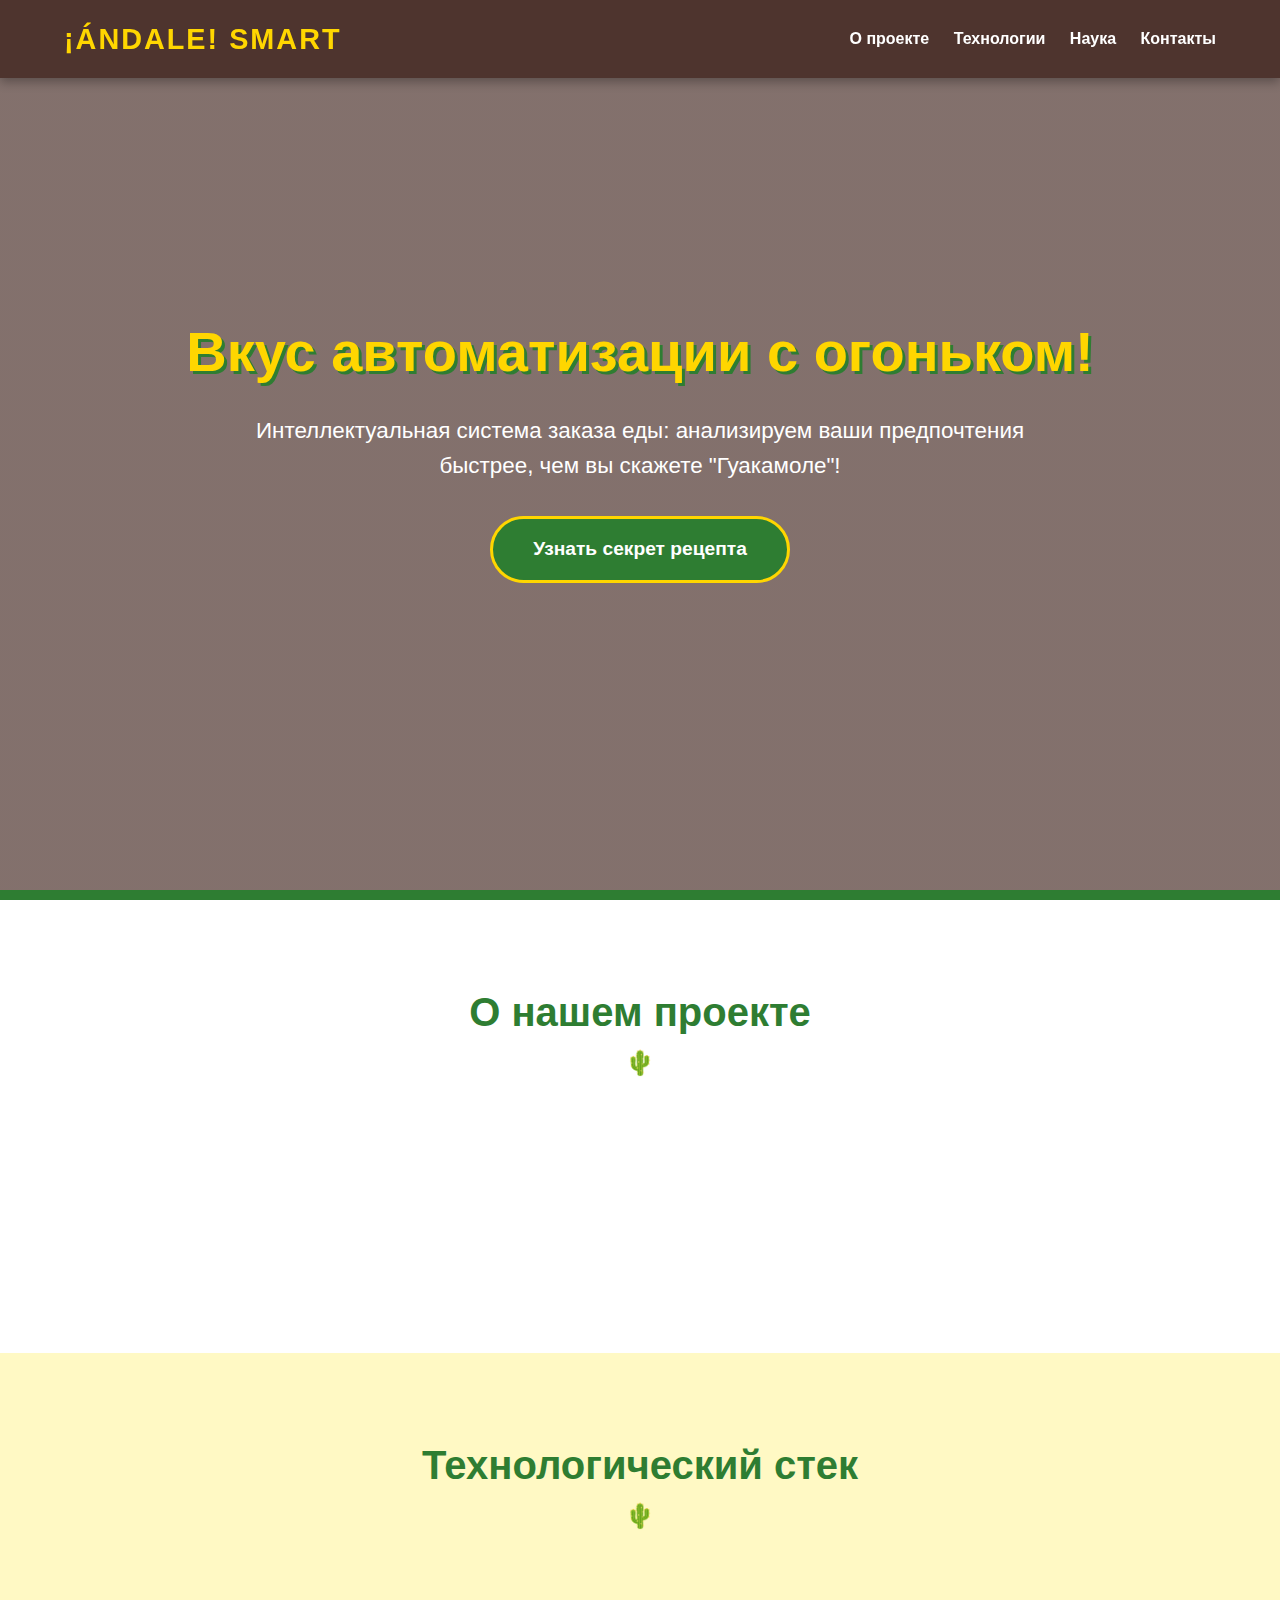
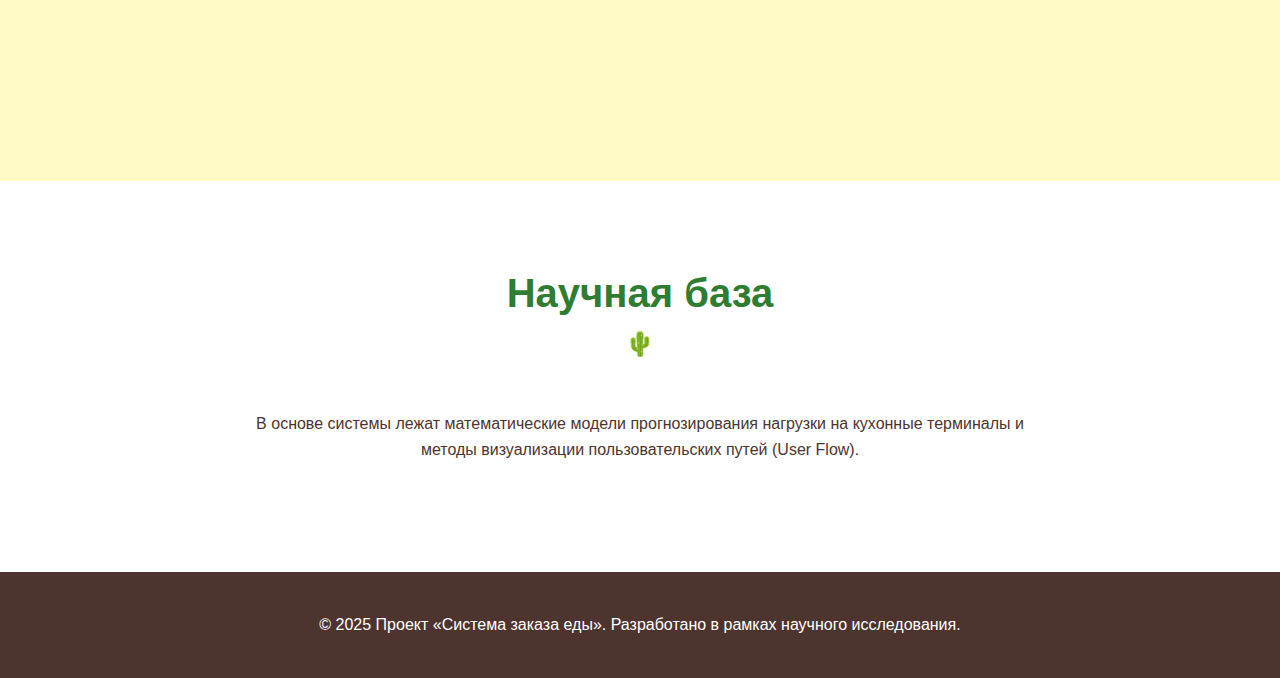
<file: Усманов/Реферат/Лендинг.html>
<!DOCTYPE html>
<html lang="ru">
<head>
    <meta charset="UTF-8">
    <meta name="viewport" content="width=device-width, initial-scale=1.0">
    <title>¡Ándale! Smart Order — Интеллектуальное Меню</title>
    <style>
        /* Переменные цветовой палитры */
        :root {
            --mex-brown: #4E342E;
            --mex-white: #FFFFFF;
            --mex-yellow: #FFD600;
            --mex-green: #2E7D32;
            --mex-light-yellow: #FFF9C4;
        }

        * {
            margin: 0;
            padding: 0;
            box-sizing: border-box;
            font-family: 'Segoe UI', Tahoma, Geneva, Verdana, sans-serif;
        }

        html {
            scroll-behavior: smooth; /* Плавная прокрутка */
        }

        body {
            background-color: var(--mex-white);
            color: var(--mex-brown);
            line-height: 1.6;
        }

        /* Навигация */
        header {
            background-color: var(--mex-brown);
            padding: 1rem 5%;
            position: fixed;
            width: 100%;
            top: 0;
            z-index: 1000;
            display: flex;
            justify-content: space-between;
            align-items: center;
            box-shadow: 0 4px 10px rgba(0,0,0,0.3);
        }

        .logo {
            color: var(--mex-yellow);
            font-size: 1.8rem;
            font-weight: bold;
            text-transform: uppercase;
            letter-spacing: 2px;
        }

        nav a {
            color: var(--mex-white);
            text-decoration: none;
            margin-left: 20px;
            font-weight: 600;
            transition: color 0.3s;
        }

        nav a:hover {
            color: var(--mex-yellow);
        }

        /* Главная секция (Hero) */
        .hero {
            height: 100vh;
            background: linear-gradient(rgba(78, 52, 46, 0.7), rgba(78, 52, 46, 0.7)),
                        url('https://images.unsplash.com/photo-1565299624946-b28f40a0ae38?auto=format&fit=crop&w=1920&q=80');
            background-size: cover;
            background-position: center;
            display: flex;
            flex-direction: column;
            justify-content: center;
            align-items: center;
            text-align: center;
            color: var(--mex-white);
            padding: 0 20px;
            border-bottom: 10px solid var(--mex-green);
        }

        .hero h1 {
            font-size: 3.5rem;
            color: var(--mex-yellow);
            text-shadow: 3px 3px 0 var(--mex-green);
            margin-bottom: 1rem;
        }

        .hero p {
            font-size: 1.4rem;
            max-width: 800px;
            margin-bottom: 2rem;
        }

        .btn {
            background-color: var(--mex-green);
            color: var(--mex-white);
            padding: 15px 40px;
            text-decoration: none;
            font-size: 1.2rem;
            font-weight: bold;
            border-radius: 50px;
            border: 3px solid var(--mex-yellow);
            transition: transform 0.3s, background-color 0.3s;
        }

        .btn:hover {
            transform: scale(1.1);
            background-color: var(--mex-brown);
        }

        /* Секции контента */
        section {
            padding: 80px 10% 40px;
        }

        h2 {
            text-align: center;
            font-size: 2.5rem;
            color: var(--mex-green);
            margin-bottom: 3rem;
            position: relative;
        }

        h2::after {
            content: '🌵';
            display: block;
            font-size: 1.5rem;
        }

        .grid {
            display: grid;
            grid-template-columns: repeat(auto-fit, minmax(280px, 1fr));
            gap: 30px;
        }

        .card {
            background: var(--mex-light-yellow);
            padding: 30px;
            border-radius: 20px;
            border-left: 8px solid var(--mex-brown);
            box-shadow: 5px 5px 15px rgba(0,0,0,0.1);
            transition: translateY -10px;
        }

        .card h3 {
            color: var(--mex-brown);
            margin-bottom: 1rem;
        }

        /* Футер */
        footer {
            background: var(--mex-brown);
            color: var(--mex-white);
            text-align: center;
            padding: 40px;
            margin-top: 40px;
        }

        /* Адаптивность */
        @media (max-width: 768px) {
            .hero h1 { font-size: 2.2rem; }
            header { flex-direction: column; }
            nav { margin-top: 10px; }
            nav a { margin: 0 10px; font-size: 0.9rem; }
        }
    </style>
</head>
<body>

    <header>
        <div class="logo">¡Ándale! Smart</div>
        <nav>
            <a href="#about">О проекте</a>
            <a href="#tech">Технологии</a>
            <a href="#science">Наука</a>
            <a href="#contact">Контакты</a>
        </nav>
    </header>

    <section class="hero">
        <h1>Вкус автоматизации с огоньком!</h1>
        <p>Интеллектуальная система заказа еды: анализируем ваши предпочтения быстрее, чем вы скажете "Гуакамоле"!</p>
        <a href="#about" class="btn">Узнать секрет рецепта</a>
    </section>

    <section id="about">
        <h2>О нашем проекте</h2>
        <div class="grid">
            <div class="card">
                <h3>Цифровое меню</h3>
                <p>Актуальная информация о блюдах, КБЖУ и ингредиентах в реальном времени.</p>
            </div>
            <div class="card">
                <h3>Умная кухня</h3>
                <p>Мгновенная передача заказа и оптимизация нагрузки на поваров.</p>
            </div>
            <div class="card">
                <h3>Без очередей</h3>
                <p>Самостоятельное оформление заказа без участия официанта — быстро и удобно.</p>
            </div>
        </div>
    </section>

    <section id="tech" style="background-color: var(--mex-light-yellow);">
        <h2>Технологический стек</h2>
        <div class="grid">
            <div class="card" style="background: white;">
                <h3>Frontend</h3>
                <p>Адаптивный интерфейс для любых мобильных устройств и планшетов.</p>
            </div>
            <div class="card" style="background: white;">
                <h3>Математический анализ</h3>
                <p>Алгоритмы кластеризации клиентов для персонализированных предложений.</p>
            </div>
        </div>
    </section>

    <section id="science">
        <h2>Научная база</h2>
        <p style="text-align: center; max-width: 800px; margin: 0 auto 30px;">
            В основе системы лежат математические модели прогнозирования нагрузки на кухонные терминалы
            и методы визуализации пользовательских путей (User Flow).
        </p>
    </section>

    <footer>
        <p>&copy; 2025 Проект «Система заказа еды». Разработано в рамках научного исследования.</p>
    </footer>

    <script>
        // Простая модульная функция для консольного лога при загрузке
        document.addEventListener('DOMContentLoaded', () => {
            console.log("¡Ándale! Smart Order Landing Page Loaded");
        });

        // Плавное появление элементов при скролле (пример JS-функционала)
        const cards = document.querySelectorAll('.card');
        const observer = new IntersectionObserver(entries => {
            entries.forEach(entry => {
                if(entry.isIntersecting) {
                    entry.target.style.opacity = 1;
                    entry.target.style.transform = 'translateY(0)';
                }
            });
        }, { threshold: 0.1 });

        cards.forEach(card => {
            card.style.opacity = 0;
            card.style.transform = 'translateY(20px)';
            card.style.transition = 'all 0.6s ease-out';
            observer.observe(card);
        });
    </script>
</body>
</html>
</file>
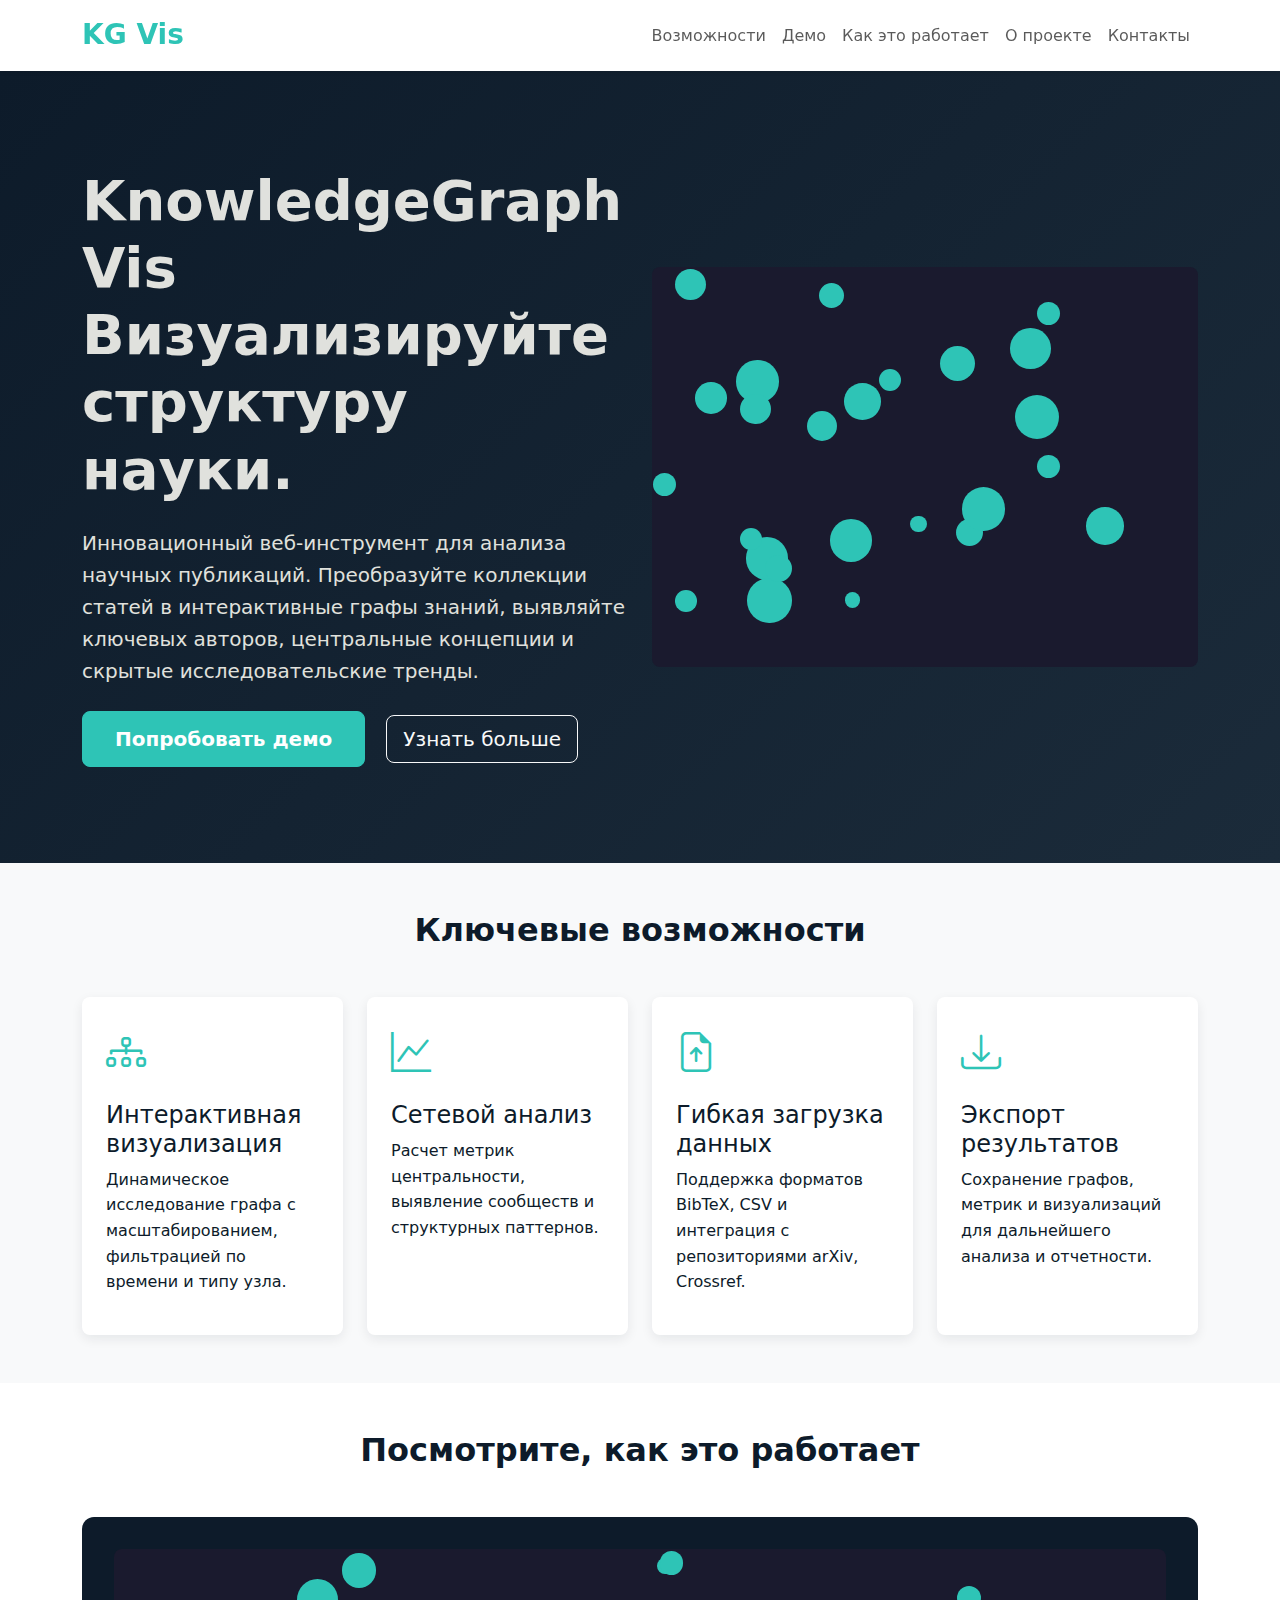
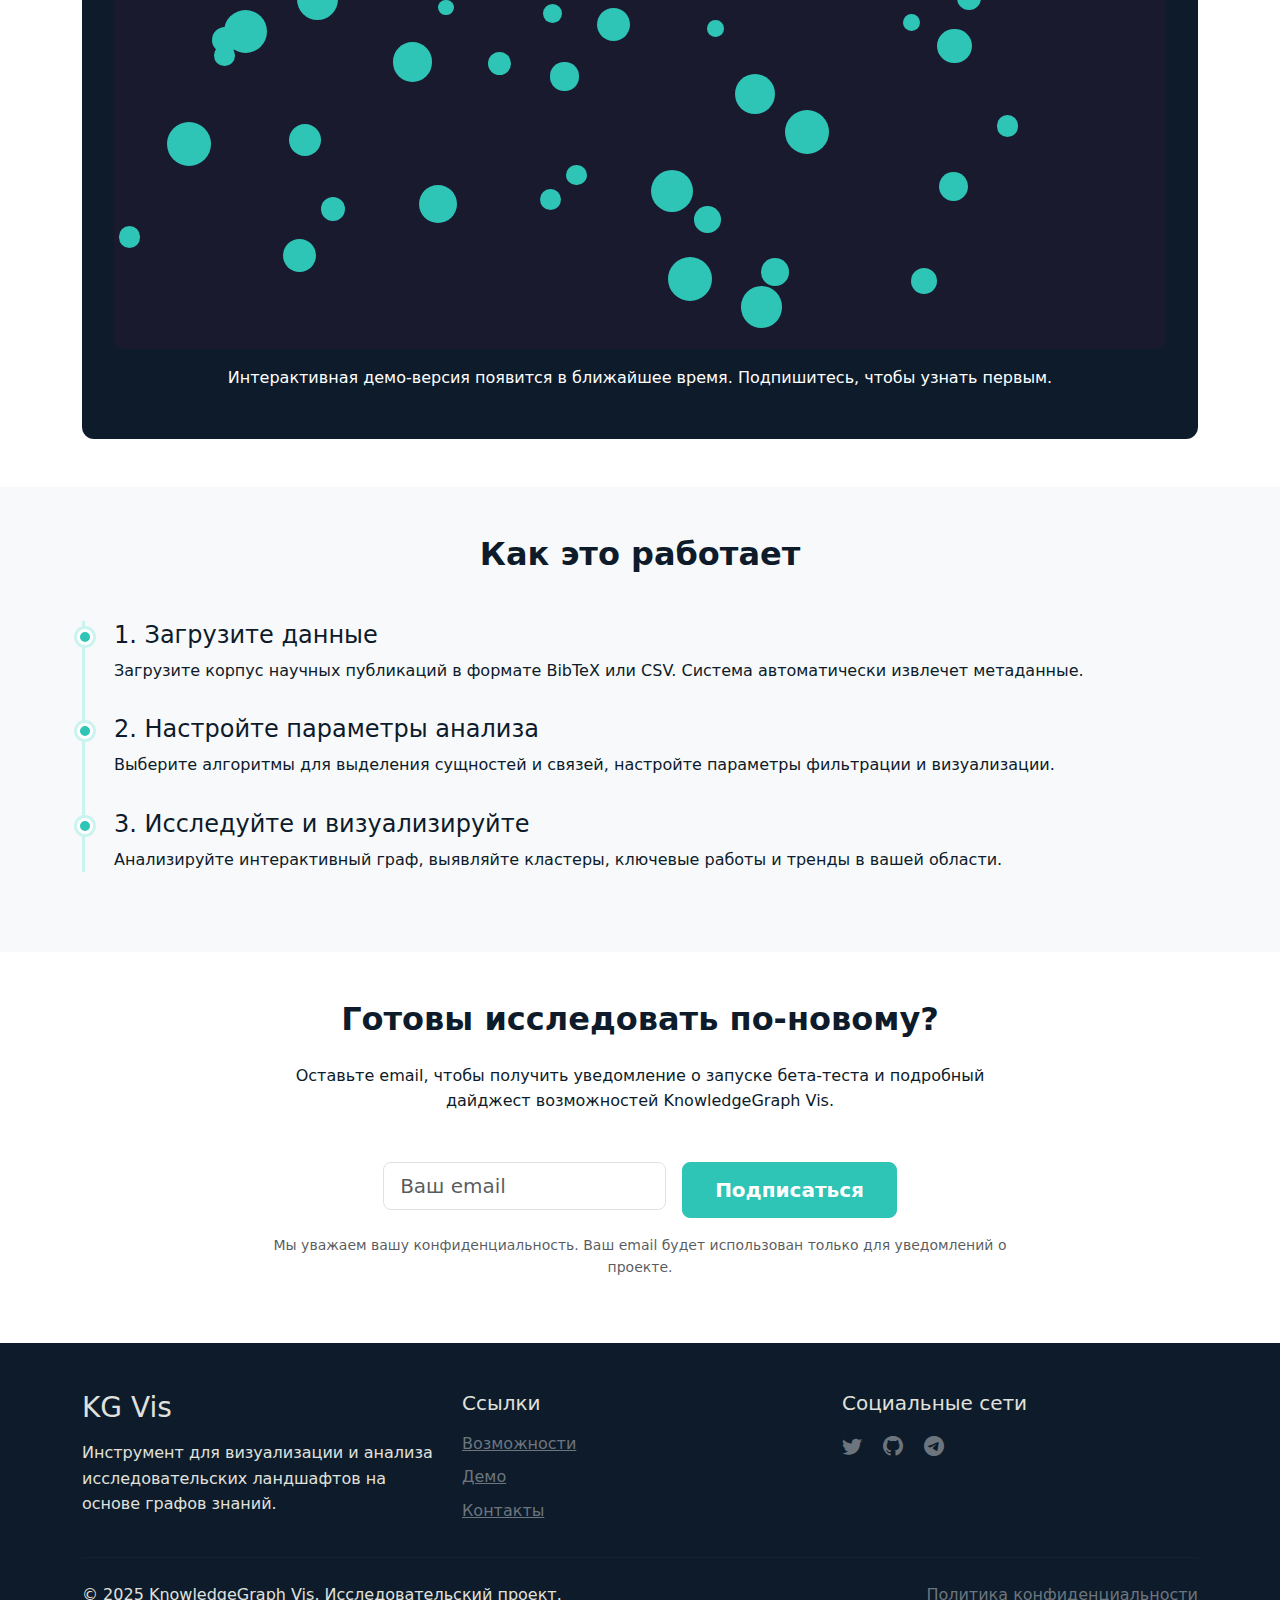
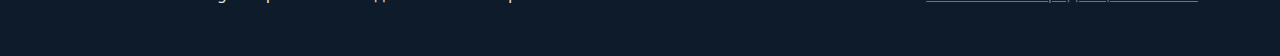
<file: Худина/Реферат/Полный лендинг.html>
<!DOCTYPE html>
<html lang="ru">
<head>
    <meta charset="UTF-8">
    <meta name="viewport" content="width=device-width, initial-scale=1.0">
    <title>KnowledgeGraph Vis | Визуализация исследовательских ландшафтов</title>
    <!-- Bootstrap 5.2 CDN -->
    <link href="https://cdn.jsdelivr.net/npm/bootstrap@5.2.3/dist/css/bootstrap.min.css" rel="stylesheet">
    <link rel="stylesheet" href="https://cdn.jsdelivr.net/npm/bootstrap-icons@1.9.1/font/bootstrap-icons.css">
    <style>
        :root {
            --color-primary: #0d1b2a;
            --color-secondary: #e0e1dd;
            --color-accent: #2ec4b6;
            --color-accent-light: #cbf3f0;
            --color-white: #ffffff;
        }
        body {
            font-family: 'Segoe UI', system-ui, -apple-system, sans-serif;
            color: var(--color-primary);
            line-height: 1.6;
        }
        .navbar-brand {
            font-weight: 700;
            color: var(--color-accent) !important;
        }
        .hero-section {
            background: linear-gradient(135deg, var(--color-primary) 0%, #1b2b3a 100%);
            color: var(--color-secondary);
            padding: 6rem 0;
        }
        .btn-primary {
            background-color: var(--color-accent);
            border-color: var(--color-accent);
            padding: 0.75rem 2rem;
            font-weight: 600;
        }
        .btn-primary:hover {
            background-color: #26a89a;
            border-color: #26a89a;
        }
        .feature-card {
            border: none;
            border-radius: 0.5rem;
            transition: transform 0.3s ease;
            height: 100%;
            background: var(--color-white);
            box-shadow: 0 4px 12px rgba(13, 27, 42, 0.08);
        }
        .feature-card:hover {
            transform: translateY(-5px);
        }
        .feature-icon {
            font-size: 2.5rem;
            color: var(--color-accent);
            margin-bottom: 1rem;
        }
        .demo-container {
            background: var(--color-primary);
            border-radius: 0.75rem;
            padding: 2rem;
            position: relative;
            overflow: hidden;
        }
        .demo-window {
            background: #1a1a2e;
            border-radius: 0.5rem;
            height: 400px;
            position: relative;
            overflow: hidden;
        }
        .graph-node {
            position: absolute;
            border-radius: 50%;
            background: var(--color-accent);
            animation: pulse 2s infinite;
        }
        @keyframes pulse {
            0% { opacity: 0.7; }
            50% { opacity: 1; }
            100% { opacity: 0.7; }
        }
        .step-timeline {
            position: relative;
            padding-left: 2rem;
        }
        .step-timeline::before {
            content: '';
            position: absolute;
            left: 0;
            top: 0;
            bottom: 0;
            width: 3px;
            background: var(--color-accent-light);
        }
        .step-item {
            position: relative;
            margin-bottom: 2rem;
        }
        .step-item::before {
            content: '';
            position: absolute;
            left: -2.3rem;
            top: 0.5rem;
            width: 1rem;
            height: 1rem;
            border-radius: 50%;
            background: var(--color-accent);
            border: 3px solid var(--color-white);
            box-shadow: 0 0 0 3px var(--color-accent-light);
        }
        .footer {
            background: var(--color-primary);
            color: var(--color-secondary);
            padding: 3rem 0;
        }
        .form-control:focus {
            border-color: var(--color-accent);
            box-shadow: 0 0 0 0.25rem rgba(46, 196, 182, 0.25);
        }
        @media (max-width: 768px) {
            .hero-section {
                padding: 4rem 0;
            }
            .step-timeline::before {
                left: 1.5rem;
            }
            .step-item::before {
                left: -0.8rem;
            }
        }
    </style>
</head>
<body>
    <!-- Header -->
    <nav class="navbar navbar-expand-lg navbar-light bg-white sticky-top shadow-sm">
        <div class="container">
            <a class="navbar-brand fs-3" href="#">KG Vis</a>
            <button class="navbar-toggler" type="button" data-bs-toggle="collapse" data-bs-target="#navbarNav">
                <span class="navbar-toggler-icon"></span>
            </button>
            <div class="collapse navbar-collapse" id="navbarNav">
                <ul class="navbar-nav ms-auto">
                    <li class="nav-item"><a class="nav-link" href="#features">Возможности</a></li>
                    <li class="nav-item"><a class="nav-link" href="#demo">Демо</a></li>
                    <li class="nav-item"><a class="nav-link" href="#steps">Как это работает</a></li>
                    <li class="nav-item"><a class="nav-link" href="#about">О проекте</a></li>
                    <li class="nav-item"><a class="nav-link" href="#contact">Контакты</a></li>
                </ul>
            </div>
        </div>
    </nav>

    <!-- Hero Section -->
    <section class="hero-section">
        <div class="container">
            <div class="row align-items-center">
                <div class="col-lg-6">
                    <h1 class="display-4 fw-bold mb-4">KnowledgeGraph Vis<br><span class="text-accent">Визуализируйте структуру науки.</span></h1>
                    <p class="lead mb-4">Инновационный веб-инструмент для анализа научных публикаций. Преобразуйте коллекции статей в интерактивные графы знаний, выявляйте ключевых авторов, центральные концепции и скрытые исследовательские тренды.</p>
                    <a href="#demo" class="btn btn-primary btn-lg me-3">Попробовать демо</a>
                    <a href="#features" class="btn btn-outline-light btn-lg">Узнать больше</a>
                </div>
                <div class="col-lg-6">
                    <div class="demo-window mt-5 mt-lg-0" id="hero-graph">
                        <!-- Граф будет сгенерирован JavaScript -->
                    </div>
                </div>
            </div>
        </div>
    </section>

    <!-- Features -->
    <section id="features" class="py-5 bg-light">
        <div class="container">
            <h2 class="text-center mb-5 fw-bold">Ключевые возможности</h2>
            <div class="row g-4">
                <div class="col-md-6 col-lg-3">
                    <div class="feature-card p-4">
                        <div class="feature-icon"><i class="bi bi-diagram-3"></i></div>
                        <h4>Интерактивная визуализация</h4>
                        <p>Динамическое исследование графа с масштабированием, фильтрацией по времени и типу узла.</p>
                    </div>
                </div>
                <div class="col-md-6 col-lg-3">
                    <div class="feature-card p-4">
                        <div class="feature-icon"><i class="bi bi-graph-up"></i></div>
                        <h4>Сетевой анализ</h4>
                        <p>Расчет метрик центральности, выявление сообществ и структурных паттернов.</p>
                    </div>
                </div>
                <div class="col-md-6 col-lg-3">
                    <div class="feature-card p-4">
                        <div class="feature-icon"><i class="bi bi-file-earmark-arrow-up"></i></div>
                        <h4>Гибкая загрузка данных</h4>
                        <p>Поддержка форматов BibTeX, CSV и интеграция с репозиториями arXiv, Crossref.</p>
                    </div>
                </div>
                <div class="col-md-6 col-lg-3">
                    <div class="feature-card p-4">
                        <div class="feature-icon"><i class="bi bi-download"></i></div>
                        <h4>Экспорт результатов</h4>
                        <p>Сохранение графов, метрик и визуализаций для дальнейшего анализа и отчетности.</p>
                    </div>
                </div>
            </div>
        </div>
    </section>

    <!-- Demo -->
    <section id="demo" class="py-5">
        <div class="container">
            <h2 class="text-center mb-5 fw-bold">Посмотрите, как это работает</h2>
            <div class="demo-container">
                <div class="demo-window" id="demo-graph">
                    <!-- Граф будет сгенерирован JavaScript -->
                </div>
                <p class="text-center text-white mt-3">Интерактивная демо-версия появится в ближайшее время. Подпишитесь, чтобы узнать первым.</p>
            </div>
        </div>
    </section>

    <!-- Steps -->
    <section id="steps" class="py-5 bg-light">
        <div class="container">
            <h2 class="text-center mb-5 fw-bold">Как это работает</h2>
            <div class="step-timeline">
                <div class="step-item">
                    <h4>1. Загрузите данные</h4>
                    <p>Загрузите корпус научных публикаций в формате BibTeX или CSV. Система автоматически извлечет метаданные.</p>
                </div>
                <div class="step-item">
                    <h4>2. Настройте параметры анализа</h4>
                    <p>Выберите алгоритмы для выделения сущностей и связей, настройте параметры фильтрации и визуализации.</p>
                </div>
                <div class="step-item">
                    <h4>3. Исследуйте и визуализируйте</h4>
                    <p>Анализируйте интерактивный граф, выявляйте кластеры, ключевые работы и тренды в вашей области.</p>
                </div>
            </div>
        </div>
    </section>

    <!-- CTA Form -->
    <section id="contact" class="py-5">
        <div class="container">
            <div class="row justify-content-center">
                <div class="col-lg-8 text-center">
                    <h2 class="fw-bold mb-4">Готовы исследовать по-новому?</h2>
                    <p class="mb-5">Оставьте email, чтобы получить уведомление о запуске бета-теста и подробный дайджест возможностей KnowledgeGraph Vis.</p>
                    <form id="subscribe-form" class="row g-3 justify-content-center">
                        <div class="col-auto">
                            <input type="email" class="form-control form-control-lg" id="email-input" placeholder="Ваш email" required>
                        </div>
                        <div class="col-auto">
                            <button type="submit" class="btn btn-primary btn-lg">Подписаться</button>
                        </div>
                    </form>
                    <p class="small text-muted mt-3">Мы уважаем вашу конфиденциальность. Ваш email будет использован только для уведомлений о проекте.</p>
                </div>
            </div>
        </div>
    </section>

    <!-- Footer -->
    <footer class="footer">
        <div class="container">
            <div class="row">
                <div class="col-lg-4 mb-4 mb-lg-0">
                    <h3 class="mb-3">KG Vis</h3>
                    <p>Инструмент для визуализации и анализа исследовательских ландшафтов на основе графов знаний.</p>
                </div>
                <div class="col-lg-4 mb-4 mb-lg-0">
                    <h5 class="mb-3">Ссылки</h5>
                    <a href="#features" class="d-block text-secondary mb-2">Возможности</a>
                    <a href="#demo" class="d-block text-secondary mb-2">Демо</a>
                    <a href="#contact" class="d-block text-secondary mb-2">Контакты</a>
                </div>
                <div class="col-lg-4">
                    <h5 class="mb-3">Социальные сети</h5>
                    <a href="#" class="text-secondary me-3"><i class="bi bi-twitter fs-5"></i></a>
                    <a href="#" class="text-secondary me-3"><i class="bi bi-github fs-5"></i></a>
                    <a href="#" class="text-secondary me-3"><i class="bi bi-telegram fs-5"></i></a>
                </div>
            </div>
            <hr class="my-4" style="border-color: #2a3b4d;">
            <div class="row">
                <div class="col-md-6">
                    <p class="mb-0">© 2025 KnowledgeGraph Vis. Исследовательский проект.</p>
                </div>
                <div class="col-md-6 text-md-end">
                    <a href="#" class="text-secondary">Политика конфиденциальности</a>
                </div>
            </div>
        </div>
    </footer>

    <!-- Bootstrap & Scripts -->
    <script src="https://cdn.jsdelivr.net/npm/bootstrap@5.2.3/dist/js/bootstrap.bundle.min.js"></script>
    <script>
        // Плавная прокрутка
        document.querySelectorAll('a[href^="#"]').forEach(anchor => {
            anchor.addEventListener('click', function (e) {
                e.preventDefault();
                const targetId = this.getAttribute('href');
                if(targetId === '#') return;
                const targetElement = document.querySelector(targetId);
                if(targetElement) {
                    window.scrollTo({
                        top: targetElement.offsetTop - 80,
                        behavior: 'smooth'
                    });
                }
            });
        });

        // Генерация графа для демо
        function createGraphNodes(containerId, nodeCount) {
            const container = document.getElementById(containerId);
            container.innerHTML = '';
            for(let i = 0; i < nodeCount; i++) {
                const node = document.createElement('div');
                node.className = 'graph-node';
                node.style.width = Math.random() * 30 + 15 + 'px';
                node.style.height = node.style.width;
                node.style.left = Math.random() * 85 + '%';
                node.style.top = Math.random() * 85 + '%';
                container.appendChild(node);
            }
        }

        // Обработка формы
        document.getElementById('subscribe-form').addEventListener('submit', function(e) {
            e.preventDefault();
            const emailInput = document.getElementById('email-input');
            if(emailInput.checkValidity()) {
                alert('Спасибо! Мы сообщим вам о запуске.');
                emailInput.value = '';
            } else {
                alert('Пожалуйста, введите корректный email адрес.');
            }
        });

        // Инициализация графов при загрузке
        document.addEventListener('DOMContentLoaded', function() {
            createGraphNodes('hero-graph', 25);
            createGraphNodes('demo-graph', 35);
        });
    </script>
</body>
</html>
</file>
<file: Babakhina/лаб5/ver1/style.css>
/* Базовые стили и сброс */
* {
    margin: 0;
    padding: 0;
    box-sizing: border-box;
}

:root {
    /* Цветовая палитра */
    --color-primary: #0d1b2a;      /* темно-синий */
    --color-secondary: #1e88e5;    /* синий акцентный */
    --color-accent: #26a69a;       /* бирюзовый акцентный */
    --color-light: #f8f9fa;        /* светлый серый фон */
    --color-white: #ffffff;        /* белый */
    --color-gray: #6c757d;         /* серый для текста */
    --color-light-gray: #e9ecef;   /* светло-серый */

    /* Типографика */
    --font-primary: 'Roboto', 'Open Sans', Arial, sans-serif;
    --font-secondary: 'Open Sans', Arial, sans-serif;

    /* Отступы */
    --spacing-xs: 0.5rem;
    --spacing-sm: 1rem;
    --spacing-md: 1.5rem;
    --spacing-lg: 2rem;
    --spacing-xl: 3rem;

    /* Тени */
    --shadow-sm: 0 2px 4px rgba(0,0,0,0.1);
    --shadow-md: 0 4px 8px rgba(0,0,0,0.1);
    --shadow-lg: 0 8px 16px rgba(0,0,0,0.1);

    /* Радиус скругления */
    --radius-sm: 4px;
    --radius-md: 8px;
    --radius-lg: 12px;
}

body {
    font-family: var(--font-secondary);
    color: var(--color-primary);
    background-color: var(--color-white);
    line-height: 1.6;
    font-size: 16px;
}

.container {
    width: 100%;
    max-width: 1200px;
    margin: 0 auto;
    padding: 0 var(--spacing-md);
}

/* Секции */
.section {
    padding: var(--spacing-xl) 0;
    border-bottom: 1px solid var(--color-light-gray);
}

.section:last-of-type {
    border-bottom: none;
}

.section-title {
    font-family: var(--font-primary);
    font-size: 2rem;
    font-weight: 700;
    color: var(--color-primary);
    margin-bottom: var(--spacing-lg);
    position: relative;
    padding-bottom: var(--spacing-sm);
}

.section-title::after {
    content: '';
    position: absolute;
    bottom: 0;
    left: 0;
    width: 60px;
    height: 3px;
    background-color: var(--color-secondary);
}

/* Hero секция */
.hero {
    background-color: var(--color-primary);
    color: var(--color-white);
    padding: var(--spacing-xl) 0;
    text-align: center;
    position: relative;
    overflow: hidden;
}

.hero::before {
    content: '';
    position: absolute;
    top: 0;
    left: 0;
    width: 100%;
    height: 100%;
    background: linear-gradient(135deg, rgba(13, 27, 42, 0.9) 0%, rgba(30, 136, 229, 0.2) 100%);
    z-index: 1;
}

.hero-content {
    position: relative;
    z-index: 2;
    max-width: 800px;
    margin: 0 auto;
}

.hero-title {
    font-family: var(--font-primary);
    font-size: 3rem;
    font-weight: 700;
    margin-bottom: var(--spacing-sm);
    letter-spacing: 1px;
}

.hero-subtitle {
    font-size: 1.5rem;
    margin-bottom: var(--spacing-lg);
    opacity: 0.9;
}

.contact-info {
    display: flex;
    justify-content: center;
    flex-wrap: wrap;
    gap: var(--spacing-lg);
    margin-top: var(--spacing-lg);
}

.contact-link {
    color: var(--color-white);
    text-decoration: none;
    font-size: 1.1rem;
    display: flex;
    align-items: center;
    gap: var(--spacing-xs);
    padding: var(--spacing-sm) var(--spacing-md);
    border-radius: var(--radius-md);
    transition: all 0.3s ease;
    background-color: rgba(255, 255, 255, 0.1);
}

.contact-link:hover {
    background-color: var(--color-secondary);
    transform: translateY(-2px);
}

/* Обо мне */
.about-content p {
    margin-bottom: var(--spacing-md);
    font-size: 1.1rem;
    line-height: 1.8;
}

.about-content p:last-child {
    margin-bottom: 0;
}

/* Образование */
.education-cards {
    display: grid;
    grid-template-columns: repeat(auto-fill, minmax(300px, 1fr));
    gap: var(--spacing-lg);
}

.education-card {
    background-color: var(--color-light);
    border-radius: var(--radius-md);
    padding: var(--spacing-lg);
    box-shadow: var(--shadow-md);
    transition: transform 0.3s ease, box-shadow 0.3s ease;
}

.education-card:hover {
    transform: translateY(-5px);
    box-shadow: var(--shadow-lg);
}

.education-title {
    font-size: 1.3rem;
    font-weight: 600;
    color: var(--color-primary);
    margin-bottom: var(--spacing-sm);
}

.education-degree {
    font-weight: 500;
    color: var(--color-secondary);
    margin-bottom: var(--spacing-xs);
}

.education-period {
    color: var(--color-gray);
    font-style: italic;
    margin-bottom: var(--spacing-sm);
}

.education-list {
    padding-left: var(--spacing-md);
}

.education-list li {
    margin-bottom: var(--spacing-xs);
}

/* Опыт работы */
.experience-card {
    background-color: var(--color-light);
    border-radius: var(--radius-md);
    padding: var(--spacing-lg);
    box-shadow: var(--shadow-md);
}

.experience-header {
    margin-bottom: var(--spacing-lg);
    padding-bottom: var(--spacing-md);
    border-bottom: 1px solid var(--color-light-gray);
}

.experience-title {
    font-size: 1.5rem;
    font-weight: 600;
    color: var(--color-primary);
    margin-bottom: var(--spacing-xs);
}

.experience-company {
    font-size: 1.2rem;
    color: var(--color-secondary);
    margin-bottom: var(--spacing-xs);
}

.experience-period {
    color: var(--color-gray);
    font-style: italic;
}

.experience-content h4 {
    font-size: 1.2rem;
    margin-bottom: var(--spacing-md);
    color: var(--color-primary);
}

.experience-list {
    padding-left: var(--spacing-md);
    columns: 1;
}

.experience-list li {
    margin-bottom: var(--spacing-sm);
    break-inside: avoid;
}

/* Достижения и сертификаты */
.achievements-content {
    display: grid;
    grid-template-columns: 1fr;
    gap: var(--spacing-xl);
}

.achievements-list h3, .certificates-list h3 {
    font-size: 1.5rem;
    margin-bottom: var(--spacing-md);
    color: var(--color-primary);
}

.achievements-list ul {
    padding-left: var(--spacing-md);
}

.achievements-list li {
    margin-bottom: var(--spacing-sm);
}

.certificates-cards {
    display: grid;
    grid-template-columns: repeat(auto-fill, minmax(250px, 1fr));
    gap: var(--spacing-md);
}

.certificate-card {
    background-color: var(--color-light);
    border-radius: var(--radius-md);
    padding: var(--spacing-md);
    box-shadow: var(--shadow-sm);
    border-left: 4px solid var(--color-accent);
    transition: transform 0.3s ease;
}

.certificate-card:hover {
    transform: translateY(-3px);
}

.certificate-card h4 {
    font-size: 1.1rem;
    margin-bottom: var(--spacing-xs);
    color: var(--color-primary);
}

.certificate-card p {
    color: var(--color-gray);
    font-style: italic;
}

/* Навыки */
.skills-grid {
    display: grid;
    grid-template-columns: repeat(auto-fill, minmax(300px, 1fr));
    gap: var(--spacing-lg);
}

.skill-category {
    background-color: var(--color-light);
    border-radius: var(--radius-md);
    padding: var(--spacing-lg);
    box-shadow: var(--shadow-md);
}

.skill-category h3 {
    font-size: 1.3rem;
    color: var(--color-primary);
    margin-bottom: var(--spacing-md);
    display: flex;
    align-items: center;
    gap: var(--spacing-sm);
}

.skill-list {
    list-style-type: none;
}

.skill-list li {
    padding: var(--spacing-xs) 0;
    border-bottom: 1px solid rgba(0, 0, 0, 0.05);
    position: relative;
    padding-left: var(--spacing-md);
}

.skill-list li::before {
    content: '▸';
    position: absolute;
    left: 0;
    color: var(--color-secondary);
    font-weight: bold;
}

.skill-list li:last-child {
    border-bottom: none;
}

/* Форма обратной связи */
.form {
    max-width: 700px;
    margin: 0 auto;
}

.form-group {
    margin-bottom: var(--spacing-lg);
}

.form-group label {
    display: block;
    margin-bottom: var(--spacing-xs);
    font-weight: 600;
    color: var(--color-primary);
}

.form-group input,
.form-group textarea {
    width: 100%;
    padding: var(--spacing-sm);
    border: 1px solid var(--color-light-gray);
    border-radius: var(--radius-md);
    font-family: var(--font-secondary);
    font-size: 1rem;
    transition: border-color 0.3s ease;
}

.form-group input:focus,
.form-group textarea:focus {
    outline: none;
    border-color: var(--color-secondary);
    box-shadow: 0 0 0 3px rgba(30, 136, 229, 0.1);
}

.error-message {
    color: #e53935;
    font-size: 0.9rem;
    margin-top: var(--spacing-xs);
    min-height: 1.2rem;
}

.btn-submit {
    background-color: var(--color-secondary);
    color: var(--color-white);
    border: none;
    padding: var(--spacing-md) var(--spacing-xl);
    font-size: 1.1rem;
    font-weight: 600;
    border-radius: var(--radius-md);
    cursor: pointer;
    transition: all 0.3s ease;
    display: block;
    margin: 0 auto;
    width: 100%;
    max-width: 300px;
}

.btn-submit:hover {
    background-color: #1565c0;
    transform: translateY(-2px);
    box-shadow: var(--shadow-md);
}

.btn-submit:active {
    transform: translateY(0);
}

/* Футер */
.footer {
    background-color: var(--color-primary);
    color: var(--color-white);
    padding: var(--spacing-xl) 0;
}

.footer-content {
    display: flex;
    flex-direction: column;
    align-items: center;
    text-align: center;
}

.footer-contacts {
    margin-bottom: var(--spacing-lg);
}

.footer-contacts h3 {
    font-size: 1.5rem;
    margin-bottom: var(--spacing-md);
}

.footer-links {
    display: flex;
    flex-wrap: wrap;
    justify-content: center;
    gap: var(--spacing-lg);
}

.footer-link {
    color: var(--color-white);
    text-decoration: none;
    display: flex;
    align-items: center;
    gap: var(--spacing-xs);
    opacity: 0.8;
    transition: opacity 0.3s ease;
}

.footer-link:hover {
    opacity: 1;
    color: var(--color-secondary);
}

.footer-copyright {
    border-top: 1px solid rgba(255, 255, 255, 0.1);
    padding-top: var(--spacing-lg);
    width: 100%;
}

.footer-copyright p {
    margin-bottom: var(--spacing-xs);
    opacity: 0.7;
}

.footer-copyright p:last-child {
    margin-bottom: 0;
}

/* Адаптивность */
@media (max-width: 992px) {
    .hero-title {
        font-size: 2.5rem;
    }

    .hero-subtitle {
        font-size: 1.3rem;
    }

    .section-title {
        font-size: 1.8rem;
    }

    .skills-grid {
        grid-template-columns: repeat(auto-fill, minmax(280px, 1fr));
    }
}

@media (max-width: 768px) {
    .hero-title {
        font-size: 2.2rem;
    }

    .hero-subtitle {
        font-size: 1.2rem;
    }

    .contact-info {
        flex-direction: column;
        align-items: center;
        gap: var(--spacing-md);
    }

    .contact-link {
        width: 100%;
        max-width: 300px;
        justify-content: center;
    }

    .section-title {
        font-size: 1.6rem;
    }

    .education-cards {
        grid-template-columns: 1fr;
    }

    .skills-grid {
        grid-template-columns: 1fr;
    }

    .footer-links {
        flex-direction: column;
        align-items: center;
        gap: var(--spacing-md);
    }

    .experience-list {
        columns: 1;
    }
}

@media (max-width: 576px) {
    .hero-title {
        font-size: 1.8rem;
    }

    .hero-subtitle {
        font-size: 1.1rem;
    }

    .section {
        padding: var(--spacing-lg) 0;
    }

    .section-title {
        font-size: 1.5rem;
    }

    .container {
        padding: 0 var(--spacing-sm);
    }

    .certificates-cards {
        grid-template-columns: 1fr;
    }

    .education-card, .experience-card, .skill-category {
        padding: var(--spacing-md);
    }
}
</file>
<file: Babakhina/лаб5/ver2/style.css>
/* ============================================
   ГЛОБАЛЬНЫЕ СТИЛИ И ПЕРЕМЕННЫЕ
   ============================================ */

:root {
    /* Трендовая цветовая палитра с серыми акцентами */
    --color-primary: #6366f1;       /* Индиго (акцентный) */
    --color-secondary: #8b5cf6;     /* Фиолетовый */
    --color-accent: #06b6d4;        /* Бирюзовый */
    --color-success: #10b981;       /* Зеленый */
    --color-warning: #f59e0b;       /* Янтарный */
    --color-danger: #ef4444;        /* Красный */

    /* Серые тона - основная палитра */
    --color-gray-50: #f9fafb;
    --color-gray-100: #f3f4f6;
    --color-gray-200: #e5e7eb;
    --color-gray-300: #d1d5db;
    --color-gray-400: #9ca3af;
    --color-gray-500: #6b7280;
    --color-gray-600: #4b5563;
    --color-gray-700: #374151;
    --color-gray-800: #1f2937;
    --color-gray-900: #111827;

    /* Текст */
    --color-text-primary: var(--color-gray-900);
    --color-text-secondary: var(--color-gray-600);
    --color-text-tertiary: var(--color-gray-500);

    /* Фоны */
    --color-bg-primary: #ffffff;
    --color-bg-secondary: var(--color-gray-50);
    --color-bg-tertiary: var(--color-gray-100);
    --color-bg-card: #ffffff;

    /* Границы */
    --color-border: var(--color-gray-200);

    /* Тени */
    --shadow-sm: 0 1px 2px 0 rgba(0, 0, 0, 0.05);
    --shadow-md: 0 4px 6px -1px rgba(0, 0, 0, 0.1), 0 2px 4px -1px rgba(0, 0, 0, 0.06);
    --shadow-lg: 0 10px 15px -3px rgba(0, 0, 0, 0.1), 0 4px 6px -2px rgba(0, 0, 0, 0.05);
    --shadow-xl: 0 20px 25px -5px rgba(0, 0, 0, 0.1), 0 10px 10px -5px rgba(0, 0, 0, 0.04);
    --shadow-2xl: 0 25px 50px -12px rgba(0, 0, 0, 0.25);

    /* Радиусы */
    --radius-sm: 0.375rem;
    --radius-md: 0.5rem;
    --radius-lg: 0.75rem;
    --radius-xl: 1rem;
    --radius-full: 9999px;

    /* Шрифты */
    --font-sans: 'Inter', -apple-system, BlinkMacSystemFont, 'Segoe UI', Roboto, sans-serif;
    --font-mono: 'JetBrains Mono', 'Courier New', monospace;

    /* Размеры */
    --container-width: 1200px;
    --header-height: 72px;

    /* Анимации */
    --transition-fast: 150ms ease;
    --transition-normal: 300ms ease;
    --transition-slow: 500ms ease;
}

/* Темная тема */
.dark-theme {
    --color-text-primary: #f9fafb;
    --color-text-secondary: #d1d5db;
    --color-text-tertiary: #9ca3af;

    --color-bg-primary: #111827;
    --color-bg-secondary: #1f2937;
    --color-bg-tertiary: #374151;
    --color-bg-card: #1f2937;

    --color-border: #374151;

    --shadow-sm: 0 1px 2px 0 rgba(0, 0, 0, 0.3);
    --shadow-md: 0 4px 6px -1px rgba(0, 0, 0, 0.4), 0 2px 4px -1px rgba(0, 0, 0, 0.2);
    --shadow-lg: 0 10px 15px -3px rgba(0, 0, 0, 0.4), 0 4px 6px -2px rgba(0, 0, 0, 0.2);
    --shadow-xl: 0 20px 25px -5px rgba(0, 0, 0, 0.5), 0 10px 10px -5px rgba(0, 0, 0, 0.2);
}

/* Сброс и базовые стили */
* {
    margin: 0;
    padding: 0;
    box-sizing: border-box;
}

html {
    scroll-behavior: smooth;
    font-size: 16px;
}

body {
    font-family: var(--font-sans);
    line-height: 1.6;
    color: var(--color-text-primary);
    background-color: var(--color-bg-primary);
    transition: background-color var(--transition-normal), color var(--transition-normal);
    overflow-x: hidden;
}

.container {
    width: 100%;
    max-width: var(--container-width);
    margin: 0 auto;
    padding: 0 1.5rem;
}

section {
    padding: 5rem 0;
}

img {
    max-width: 100%;
    height: auto;
}

a {
    text-decoration: none;
    color: inherit;
    transition: color var(--transition-fast);
}

ul {
    list-style: none;
}

button {
    cursor: pointer;
    font-family: inherit;
    border: none;
    background: none;
}

/* Текст */
.text-gradient {
    background: linear-gradient(135deg, var(--color-primary), var(--color-accent));
    -webkit-background-clip: text;
    background-clip: text;
    color: transparent;
    font-weight: 700;
}

/* ============================================
   КОМПОНЕНТЫ
   ============================================ */

/* Кнопки */
.btn {
    display: inline-flex;
    align-items: center;
    justify-content: center;
    gap: 0.5rem;
    padding: 0.75rem 1.5rem;
    border-radius: var(--radius-md);
    font-weight: 600;
    font-size: 1rem;
    transition: all var(--transition-normal);
    border: 2px solid transparent;
}

.btn-primary {
    background-color: var(--color-primary);
    color: white;
    box-shadow: var(--shadow-md);
}

.btn-primary:hover {
    background-color: #4f46e5;
    transform: translateY(-2px);
    box-shadow: var(--shadow-lg);
}

.btn-secondary {
    background-color: var(--color-bg-card);
    color: var(--color-text-primary);
    border-color: var(--color-border);
}

.btn-secondary:hover {
    border-color: var(--color-primary);
    color: var(--color-primary);
    transform: translateY(-2px);
}

.btn-block {
    width: 100%;
}

/* Карточки */
.card {
    background-color: var(--color-bg-card);
    border-radius: var(--radius-lg);
    padding: 2rem;
    box-shadow: var(--shadow-md);
    border: 1px solid var(--color-border);
    transition: transform var(--transition-normal), box-shadow var(--transition-normal);
}

.card:hover {
    transform: translateY(-5px);
    box-shadow: var(--shadow-xl);
}

/* Заголовки секций */
.section-header {
    text-align: center;
    margin-bottom: 4rem;
}

.section-label {
    display: inline-block;
    font-size: 0.875rem;
    font-weight: 600;
    text-transform: uppercase;
    letter-spacing: 0.05em;
    color: var(--color-primary);
    margin-bottom: 1rem;
    padding: 0.25rem 0.75rem;
    background-color: rgba(99, 102, 241, 0.1);
    border-radius: var(--radius-full);
}

.section-title {
    font-size: 2.5rem;
    font-weight: 700;
    line-height: 1.2;
    margin-bottom: 1rem;
    color: var(--color-text-primary);
}

.section-subtitle {
    font-size: 1.125rem;
    color: var(--color-text-secondary);
    max-width: 600px;
    margin: 0 auto;
}

/* ============================================
   НАВИГАЦИЯ
   ============================================ */
.navbar {
    position: fixed;
    top: 0;
    left: 0;
    width: 100%;
    z-index: 1000;
    background-color: rgba(var(--color-bg-primary), 0.95);
    backdrop-filter: blur(10px);
    border-bottom: 1px solid var(--color-border);
    height: var(--header-height);
    transition: all var(--transition-normal);
}

.navbar.scrolled {
    box-shadow: var(--shadow-lg);
}

.nav-content {
    display: flex;
    align-items: center;
    justify-content: space-between;
    height: var(--header-height);
}

.nav-logo {
    display: flex;
    align-items: center;
    gap: 0.75rem;
    font-weight: 700;
    font-size: 1.25rem;
}

.logo-text {
    display: flex;
    align-items: center;
    justify-content: center;
    width: 2.5rem;
    height: 2.5rem;
    background: linear-gradient(135deg, var(--color-primary), var(--color-accent));
    color: white;
    border-radius: var(--radius-md);
    font-weight: 700;
}

.logo-name {
    color: var(--color-text-primary);
}

.nav-toggle {
    display: none;
    flex-direction: column;
    gap: 0.25rem;
    padding: 0.5rem;
}

.nav-toggle span {
    display: block;
    width: 1.5rem;
    height: 2px;
    background-color: var(--color-text-primary);
    transition: var(--transition-normal);
}

.nav-toggle.active span:nth-child(1) {
    transform: rotate(45deg) translate(6px, 6px);
}

.nav-toggle.active span:nth-child(2) {
    opacity: 0;
}

.nav-toggle.active span:nth-child(3) {
    transform: rotate(-45deg) translate(6px, -6px);
}

.nav-menu {
    display: flex;
    gap: 2rem;
}

.nav-link {
    font-weight: 500;
    color: var(--color-text-secondary);
    position: relative;
    padding: 0.5rem 0;
}

.nav-link:hover {
    color: var(--color-primary);
}

.nav-link::after {
    content: '';
    position: absolute;
    bottom: 0;
    left: 0;
    width: 0;
    height: 2px;
    background-color: var(--color-primary);
    transition: width var(--transition-normal);
}

.nav-link:hover::after {
    width: 100%;
}

/* ============================================
   HERO СЕКЦИЯ
   ============================================ */
.hero {
    padding-top: calc(var(--header-height) + 4rem);
    padding-bottom: 4rem;
    background: linear-gradient(135deg, var(--color-bg-primary) 0%, var(--color-bg-secondary) 100%);
    position: relative;
    overflow: hidden;
}

.hero::before {
    content: '';
    position: absolute;
    top: 0;
    right: 0;
    width: 50%;
    height: 100%;
    background: radial-gradient(circle at center, rgba(99, 102, 241, 0.1) 0%, transparent 70%);
    z-index: 0;
}

.hero-content {
    display: grid;
    grid-template-columns: 1fr 1fr;
    gap: 4rem;
    align-items: center;
    position: relative;
    z-index: 1;
}

.hero-text {
    max-width: 600px;
}

.hero-subtitle {
    font-size: 1rem;
    font-weight: 600;
    color: var(--color-primary);
    text-transform: uppercase;
    letter-spacing: 0.1em;
    margin-bottom: 1rem;
}

.hero-title {
    font-size: 3.5rem;
    font-weight: 800;
    line-height: 1.1;
    margin-bottom: 1.5rem;
}

.hero-description {
    font-size: 1.125rem;
    color: var(--color-text-secondary);
    margin-bottom: 2rem;
    line-height: 1.7;
}

.hero-buttons {
    display: flex;
    gap: 1rem;
    flex-wrap: wrap;
}

.hero-visual {
    display: flex;
    justify-content: center;
    align-items: center;
}

.visual-element {
    position: relative;
    width: 300px;
    height: 300px;
}

.math-symbol {
    position: absolute;
    font-size: 4rem;
    font-weight: 700;
    color: var(--color-primary);
    opacity: 0.3;
    animation: float 3s ease-in-out infinite;
}

.math-symbol:nth-child(1) { top: 10%; left: 20%; animation-delay: 0s; }
.math-symbol:nth-child(2) { top: 60%; right: 20%; animation-delay: 1s; }
.math-symbol:nth-child(3) { bottom: 20%; left: 30%; animation-delay: 2s; }
.math-symbol:nth-child(4) { top: 30%; right: 30%; animation-delay: 1.5s; }

@keyframes float {
    0%, 100% { transform: translateY(0); }
    50% { transform: translateY(-20px); }
}

.hero-stats {
    display: grid;
    grid-template-columns: repeat(4, 1fr);
    gap: 2rem;
    margin-top: 4rem;
    padding-top: 3rem;
    border-top: 1px solid var(--color-border);
}

.stat-item {
    text-align: center;
}

.stat-number {
    display: block;
    font-size: 2.5rem;
    font-weight: 700;
    color: var(--color-primary);
    line-height: 1;
    margin-bottom: 0.5rem;
}

.stat-text {
    font-size: 0.875rem;
    color: var(--color-text-secondary);
    font-weight: 500;
}

/* ============================================
   ОБО МНЕ
   ============================================ */
.about-grid {
    display: grid;
    grid-template-columns: 1fr 1fr;
    gap: 4rem;
    align-items: start;
}

.about-text p {
    margin-bottom: 1.5rem;
    color: var(--color-text-secondary);
    line-height: 1.7;
}

.about-quote {
    background-color: var(--color-bg-card);
    border-left: 4px solid var(--color-primary);
    padding: 1.5rem;
    border-radius: 0 var(--radius-lg) var(--radius-lg) 0;
    margin-top: 2rem;
    position: relative;
}

.about-quote i {
    color: var(--color-primary);
    font-size: 1.5rem;
    margin-bottom: 0.5rem;
}

.about-quote p {
    font-style: italic;
    margin-bottom: 0.5rem;
}

.about-quote cite {
    font-size: 0.875rem;
    color: var(--color-text-tertiary);
}

.about-image {
    display: flex;
    flex-direction: column;
    gap: 2rem;
}

.image-placeholder {
    background: linear-gradient(135deg, var(--color-bg-secondary), var(--color-bg-tertiary));
    border-radius: var(--radius-xl);
    height: 300px;
    display: flex;
    align-items: center;
    justify-content: center;
    position: relative;
    overflow: hidden;
}

.image-placeholder::before {
    content: '';
    position: absolute;
    width: 200%;
    height: 200%;
    background: conic-gradient(transparent, rgba(99, 102, 241, 0.1), transparent 30%);
    animation: rotate 10s linear infinite;
}

@keyframes rotate {
    100% { transform: rotate(360deg); }
}

.placeholder-content {
    position: relative;
    z-index: 1;
    text-align: center;
    color: var(--color-text-primary);
}

.placeholder-content i {
    font-size: 4rem;
    color: var(--color-primary);
    margin-bottom: 1rem;
}

.about-highlights {
    display: flex;
    flex-direction: column;
    gap: 1.5rem;
}

.highlight {
    display: flex;
    gap: 1rem;
    align-items: flex-start;
    padding: 1.5rem;
    background-color: var(--color-bg-card);
    border-radius: var(--radius-lg);
    border: 1px solid var(--color-border);
    transition: transform var(--transition-normal);
}

.highlight:hover {
    transform: translateX(5px);
}

.highlight i {
    font-size: 1.5rem;
    color: var(--color-primary);
    margin-top: 0.25rem;
}

.highlight h4 {
    font-size: 1rem;
    margin-bottom: 0.25rem;
    color: var(--color-text-primary);
}

.highlight p {
    font-size: 0.875rem;
    color: var(--color-text-secondary);
}

/* ============================================
   ПРОЕКТЫ
   ============================================ */
.projects-grid {
    display: grid;
    grid-template-columns: repeat(auto-fit, minmax(300px, 1fr));
    gap: 2rem;
}

.project-card {
    background-color: var(--color-bg-card);
    border-radius: var(--radius-lg);
    padding: 2rem;
    border: 1px solid var(--color-border);
    transition: all var(--transition-normal);
    height: 100%;
    display: flex;
    flex-direction: column;
}

.project-card:hover {
    transform: translateY(-8px);
    box-shadow: var(--shadow-xl);
    border-color: var(--color-primary);
}

.project-icon {
    font-size: 2.5rem;
    color: var(--color-primary);
    margin-bottom: 1.5rem;
}

.project-category {
    display: inline-block;
    font-size: 0.75rem;
    font-weight: 600;
    text-transform: uppercase;
    letter-spacing: 0.05em;
    color: var(--color-primary);
    background-color: rgba(99, 102, 241, 0.1);
    padding: 0.25rem 0.75rem;
    border-radius: var(--radius-full);
    margin-bottom: 1rem;
}

.project-title {
    font-size: 1.25rem;
    font-weight: 700;
    margin-bottom: 1rem;
    line-height: 1.4;
    color: var(--color-text-primary);
}

.project-description {
    color: var(--color-text-secondary);
    margin-bottom: 1.5rem;
    line-height: 1.6;
    flex-grow: 1;
}

.project-tech {
    display: flex;
    flex-wrap: wrap;
    gap: 0.5rem;
    margin-bottom: 1.5rem;
}

.project-tech span {
    font-size: 0.75rem;
    padding: 0.25rem 0.75rem;
    background-color: var(--color-bg-tertiary);
    color: var(--color-text-secondary);
    border-radius: var(--radius-full);
}

.project-status {
    display: flex;
    justify-content: space-between;
    align-items: center;
    padding-top: 1rem;
    border-top: 1px solid var(--color-border);
}

.status {
    font-size: 0.75rem;
    font-weight: 600;
    padding: 0.25rem 0.75rem;
    border-radius: var(--radius-full);
}

.status.active {
    background-color: rgba(6, 182, 212, 0.1);
    color: var(--color-accent);
}

.status.completed {
    background-color: rgba(16, 185, 129, 0.1);
    color: var(--color-success);
}

.project-date {
    font-size: 0.875rem;
    color: var(--color-text-tertiary);
}

/* ============================================
   ОПЫТ РАБОТЫ (ТАЙМЛАЙН)
   ============================================ */
.timeline {
    position: relative;
    max-width: 800px;
    margin: 0 auto;
}

.timeline::before {
    content: '';
    position: absolute;
    left: 30px;
    top: 0;
    bottom: 0;
    width: 2px;
    background-color: var(--color-border);
}

.timeline-item {
    position: relative;
    padding-left: 80px;
    margin-bottom: 3rem;
}

.timeline-date {
    position: absolute;
    left: 0;
    top: 0;
    width: 60px;
    text-align: right;
    font-weight: 600;
    color: var(--color-primary);
    font-size: 0.875rem;
}

.timeline-content {
    background-color: var(--color-bg-card);
    border-radius: var(--radius-lg);
    padding: 2rem;
    border: 1px solid var(--color-border);
    transition: transform var(--transition-normal);
}

.timeline-content:hover {
    transform: translateX(5px);
}

.timeline-title {
    font-size: 1.25rem;
    font-weight: 700;
    margin-bottom: 0.5rem;
    color: var(--color-text-primary);
}

.timeline-subtitle {
    display: block;
    font-size: 1rem;
    color: var(--color-primary);
    margin-bottom: 1rem;
    font-weight: 600;
}

.timeline-description {
    color: var(--color-text-secondary);
    margin-bottom: 1rem;
    line-height: 1.6;
}

.timeline-list {
    margin-top: 1rem;
}

.timeline-list li {
    position: relative;
    padding-left: 1.5rem;
    margin-bottom: 0.5rem;
    color: var(--color-text-secondary);
}

.timeline-list li::before {
    content: '▸';
    position: absolute;
    left: 0;
    color: var(--color-primary);
}

/* ============================================
   ОБРАЗОВАНИЕ
   ============================================ */
.education-grid {
    display: grid;
    grid-template-columns: repeat(auto-fit, minmax(300px, 1fr));
    gap: 2rem;
}

.education-card {
    background-color: var(--color-bg-card);
    border-radius: var(--radius-lg);
    padding: 2rem;
    border: 1px solid var(--color-border);
    transition: all var(--transition-normal);
    height: 100%;
}

.education-card:hover {
    transform: translateY(-5px);
    box-shadow: var(--shadow-lg);
    border-color: var(--color-primary);
}

.education-header {
    display: flex;
    gap: 1rem;
    align-items: center;
    margin-bottom: 1.5rem;
}

.education-icon {
    font-size: 2rem;
    color: var(--color-primary);
}

.education-title {
    font-size: 1.25rem;
    font-weight: 700;
    color: var(--color-text-primary);
    margin-bottom: 0.25rem;
}

.education-subtitle {
    font-size: 0.875rem;
    color: var(--color-text-secondary);
}

.education-body {
    border-top: 1px solid var(--color-border);
    padding-top: 1.5rem;
}

.education-institution {
    font-weight: 600;
    color: var(--color-text-primary);
    margin-bottom: 0.5rem;
}

.education-period {
    font-size: 0.875rem;
    color: var(--color-primary);
    margin-bottom: 1rem;
    font-weight: 600;
}

.education-description {
    color: var(--color-text-secondary);
    line-height: 1.6;
}

.certificates-list {
    display: flex;
    flex-direction: column;
    gap: 1rem;
}

.certificate-item {
    padding: 1rem;
    background-color: var(--color-bg-tertiary);
    border-radius: var(--radius-md);
    border-left: 3px solid var(--color-primary);
}

.certificate-item h4 {
    font-size: 0.875rem;
    font-weight: 600;
    color: var(--color-text-primary);
    margin-bottom: 0.25rem;
}

.certificate-item p {
    font-size: 0.75rem;
    color: var(--color-text-tertiary);
}

/* ============================================
   НАВЫКИ
   ============================================ */
.skills-container {
    display: grid;
    grid-template-columns: repeat(auto-fit, minmax(300px, 1fr));
    gap: 3rem;
    margin-bottom: 3rem;
}

.skills-category {
    background-color: var(--color-bg-card);
    border-radius: var(--radius-lg);
    padding: 2rem;
    border: 1px solid var(--color-border);
}

.skills-title {
    display: flex;
    align-items: center;
    gap: 0.75rem;
    font-size: 1.25rem;
    font-weight: 700;
    margin-bottom: 1.5rem;
    color: var(--color-text-primary);
}

.skills-title i {
    color: var(--color-primary);
}

.skills-list {
    display: flex;
    flex-direction: column;
    gap: 1.5rem;
}

.skill-item {
    display: grid;
    grid-template-columns: 1fr auto;
    gap: 0.5rem 1rem;
}

.skill-name {
    font-weight: 600;
    color: var(--color-text-primary);
    font-size: 0.875rem;
}

.skill-bar {
    grid-column: 1 / -1;
    height: 8px;
    background-color: var(--color-bg-tertiary);
    border-radius: var(--radius-full);
    overflow: hidden;
}

.skill-level {
    height: 100%;
    background: linear-gradient(90deg, var(--color-primary), var(--color-accent));
    border-radius: var(--radius-full);
    transition: width 1s ease;
}

.skill-percent {
    font-size: 0.875rem;
    font-weight: 600;
    color: var(--color-primary);
}

.skills-tags {
    display: flex;
    flex-wrap: wrap;
    gap: 0.75rem;
    justify-content: center;
}

.skill-tag {
    padding: 0.5rem 1rem;
    background-color: var(--color-bg-tertiary);
    color: var(--color-text-secondary);
    border-radius: var(--radius-full);
    font-size: 0.875rem;
    font-weight: 500;
    transition: all var(--transition-fast);
    border: 1px solid var(--color-border);
}

.skill-tag:hover {
    background-color: var(--color-primary);
    color: white;
    transform: translateY(-2px);
}

/* ============================================
   КОНТАКТЫ
   ============================================ */
.contact-grid {
    display: grid;
    grid-template-columns: 1fr 1fr;
    gap: 4rem;
    align-items: start;
}

.contact-info-title {
    font-size: 1.5rem;
    font-weight: 700;
    margin-bottom: 1rem;
    color: var(--color-text-primary);
}

.contact-info-text {
    color: var(--color-text-secondary);
    margin-bottom: 2rem;
    line-height: 1.7;
}

.contact-details {
    display: flex;
    flex-direction: column;
    gap: 2rem;
}

.contact-item {
    display: flex;
    gap: 1rem;
    align-items: flex-start;
}

.contact-icon {
    display: flex;
    align-items: center;
    justify-content: center;
    width: 3rem;
    height: 3rem;
    background-color: rgba(99, 102, 241, 0.1);
    color: var(--color-primary);
    border-radius: var(--radius-lg);
    font-size: 1.25rem;
}

.contact-item h4 {
    font-size: 1rem;
    font-weight: 600;
    color: var(--color-text-primary);
    margin-bottom: 0.25rem;
}

.contact-item a, .contact-item p {
    color: var(--color-text-secondary);
    font-size: 0.875rem;
}

.contact-item a:hover {
    color: var(--color-primary);
}

.social-links {
    display: flex;
    flex-direction: column;
    gap: 0.5rem;
}

.social-links a {
    display: inline-flex;
    align-items: center;
    gap: 0.5rem;
    font-weight: 500;
}

.contact-form-container {
    background-color: var(--color-bg-card);
    border-radius: var(--radius-lg);
    padding: 2rem;
    border: 1px solid var(--color-border);
}

.form-group {
    margin-bottom: 1.5rem;
}

.form-group label {
    display: block;
    font-size: 0.875rem;
    font-weight: 600;
    color: var(--color-text-primary);
    margin-bottom: 0.5rem;
}

.form-group input,
.form-group textarea {
    width: 100%;
    padding: 0.75rem 1rem;
    background-color: var(--color-bg-tertiary);
    border: 1px solid var(--color-border);
    border-radius: var(--radius-md);
    color: var(--color-text-primary);
    font-family: var(--font-sans);
    font-size: 1rem;
    transition: all var(--transition-fast);
}

.form-group input:focus,
.form-group textarea:focus {
    outline: none;
    border-color: var(--color-primary);
    box-shadow: 0 0 0 3px rgba(99, 102, 241, 0.1);
}

.form-group textarea {
    resize: vertical;
    min-height: 120px;
}

/* ============================================
   ФУТЕР
   ============================================ */
.footer {
    background-color: var(--color-bg-secondary);
    border-top: 1px solid var(--color-border);
    padding: 4rem 0 2rem;
}

.footer-content {
    display: grid;
    grid-template-columns: repeat(auto-fit, minmax(250px, 1fr));
    gap: 3rem;
    margin-bottom: 3rem;
}

.footer-brand {
    display: flex;
    flex-direction: column;
    gap: 1rem;
}

.footer-logo {
    display: flex;
    align-items: center;
    justify-content: center;
    width: 3rem;
    height: 3rem;
    background: linear-gradient(135deg, var(--color-primary), var(--color-accent));
    color: white;
    border-radius: var(--radius-md);
    font-weight: 700;
    font-size: 1.25rem;
}

.footer-name {
    font-size: 1.25rem;
    font-weight: 700;
    color: var(--color-text-primary);
}

.footer-tagline {
    color: var(--color-text-secondary);
    font-size: 0.875rem;
}

.footer-links-title,
.footer-contact-title {
    font-size: 1rem;
    font-weight: 700;
    color: var(--color-text-primary);
    margin-bottom: 1.5rem;
}

.footer-nav {
    display: flex;
    flex-direction: column;
    gap: 0.75rem;
}

.footer-nav a {
    color: var(--color-text-secondary);
    font-size: 0.875rem;
    transition: color var(--transition-fast);
}

.footer-nav a:hover {
    color: var(--color-primary);
}

.footer-contact-info {
    display: flex;
    flex-direction: column;
    gap: 1rem;
}

.footer-contact-info a {
    display: flex;
    align-items: center;
    gap: 0.5rem;
    color: var(--color-text-secondary);
    font-size: 0.875rem;
}

.footer-contact-info a:hover {
    color: var(--color-primary);
}

.footer-social {
    display: flex;
    gap: 1rem;
    margin-top: 1rem;
}

.footer-social a {
    display: flex;
    align-items: center;
    justify-content: center;
    width: 2.5rem;
    height: 2.5rem;
    background-color: var(--color-bg-tertiary);
    color: var(--color-text-secondary);
    border-radius: var(--radius-full);
    transition: all var(--transition-fast);
}

.footer-social a:hover {
    background-color: var(--color-primary);
    color: white;
    transform: translateY(-2px);
}

.footer-bottom {
    text-align: center;
    padding-top: 2rem;
    border-top: 1px solid var(--color-border);
}

.copyright {
    color: var(--color-text-primary);
    font-weight: 600;
    margin-bottom: 0.5rem;
}

.footer-note,
.footer-credits {
    color: var(--color-text-tertiary);
    font-size: 0.75rem;
    margin-bottom: 0.25rem;
}

/* ============================================
   УТИЛИТЫ
   ============================================ */

/* Переключатель темы */
.theme-toggle {
    position: fixed;
    top: 1rem;
    right: 1rem;
    z-index: 1001;
    width: 3rem;
    height: 3rem;
    background-color: var(--color-bg-card);
    border: 1px solid var(--color-border);
    border-radius: var(--radius-full);
    display: flex;
    align-items: center;
    justify-content: center;
    color: var(--color-text-primary);
    transition: all var(--transition-normal);
    box-shadow: var(--shadow-md);
}

.theme-toggle:hover {
    transform: scale(1.1);
    box-shadow: var(--shadow-lg);
}

.theme-toggle i {
    position: absolute;
    transition: opacity var(--transition-normal), transform var(--transition-normal);
}

.theme-toggle .fa-sun {
    opacity: 0;
    transform: rotate(90deg);
}

.dark-theme .theme-toggle .fa-moon {
    opacity: 0;
    transform: rotate(-90deg);
}

.dark-theme .theme-toggle .fa-sun {
    opacity: 1;
    transform: rotate(0);
}

/* Переключатель языка */
.language-switcher {
    position: fixed;
    top: 1rem;
    right: 4.5rem;
    z-index: 1001;
    display: flex;
    background-color: var(--color-bg-card);
    border: 1px solid var(--color-border);
    border-radius: var(--radius-full);
    overflow: hidden;
    box-shadow: var(--shadow-md);
}

.lang-btn {
    padding: 0.5rem 1rem;
    font-weight: 600;
    font-size: 0.875rem;
    color: var(--color-text-secondary);
    transition: all var(--transition-fast);
}

.lang-btn.active {
    background-color: var(--color-primary);
    color: white;
}

.lang-btn:not(.active):hover {
    background-color: var(--color-bg-tertiary);
    color: var(--color-text-primary);
}

/* Кнопка "Наверх" */
.scroll-top {
    position: fixed;
    bottom: 2rem;
    right: 2rem;
    z-index: 999;
    width: 3rem;
    height: 3rem;
    background-color: var(--color-primary);
    color: white;
    border-radius: var(--radius-full);
    display: flex;
    align-items: center;
    justify-content: center;
    opacity: 0;
    visibility: hidden;
    transform: translateY(1rem);
    transition: all var(--transition-normal);
    box-shadow: var(--shadow-lg);
}

.scroll-top.visible {
    opacity: 1;
    visibility: visible;
    transform: translateY(0);
}

.scroll-top:hover {
    background-color: #4f46e5;
    transform: translateY(-0.25rem);
}

/* Модальное окно */
.modal {
    position: fixed;
    top: 0;
    left: 0;
    width: 100%;
    height: 100%;
    z-index: 2000;
    background-color: rgba(0, 0, 0, 0.5);
    display: flex;
    align-items: center;
    justify-content: center;
    opacity: 0;
    visibility: hidden;
    transition: all var(--transition-normal);
}

.modal.active {
    opacity: 1;
    visibility: visible;
}

.modal-content {
    background-color: var(--color-bg-card);
    border-radius: var(--radius-xl);
    padding: 3rem;
    max-width: 400px;
    width: 90%;
    text-align: center;
    transform: translateY(1rem);
    transition: transform var(--transition-normal);
    border: 1px solid var(--color-border);
    box-shadow: var(--shadow-2xl);
}

.modal.active .modal-content {
    transform: translateY(0);
}

.modal-icon {
    font-size: 4rem;
    color: var(--color-success);
    margin-bottom: 1.5rem;
}

.modal-title {
    font-size: 1.5rem;
    font-weight: 700;
    color: var(--color-text-primary);
    margin-bottom: 1rem;
}

.modal-text {
    color: var(--color-text-secondary);
    margin-bottom: 2rem;
}

/* Анимации для появления элементов */
[data-animate] {
    opacity: 0;
    transform: translateY(20px);
    transition: opacity 0.8s ease, transform 0.8s ease;
}

[data-animate].animated {
    opacity: 1;
    transform: translateY(0);
}

/* ============================================
   АДАПТИВНОСТЬ
   ============================================ */

@media (max-width: 1024px) {
    .hero-content {
        grid-template-columns: 1fr;
        text-align: center;
        gap: 3rem;
    }

    .hero-text {
        max-width: 100%;
        margin: 0 auto;
    }

    .hero-buttons {
        justify-content: center;
    }

    .about-grid,
    .contact-grid {
        grid-template-columns: 1fr;
    }

    .timeline::before {
        left: 20px;
    }

    .timeline-item {
        padding-left: 60px;
    }

    .timeline-date {
        width: 40px;
        font-size: 0.75rem;
    }
}

@media (max-width: 768px) {
    .section-title {
        font-size: 2rem;
    }

    .hero-title {
        font-size: 2.5rem;
    }

    .hero-stats {
        grid-template-columns: repeat(2, 1fr);
    }

    .nav-toggle {
        display: flex;
    }

    .nav-menu {
        position: fixed;
        top: var(--header-height);
        left: 0;
        width: 100%;
        background-color: var(--color-bg-primary);
        flex-direction: column;
        padding: 2rem;
        border-top: 1px solid var(--color-border);
        box-shadow: var(--shadow-lg);
        transform: translateY(-100%);
        opacity: 0;
        visibility: hidden;
        transition: all var(--transition-normal);
    }

    .nav-menu.active {
        transform: translateY(0);
        opacity: 1;
        visibility: visible;
    }

    .nav-link {
        font-size: 1.125rem;
        padding: 0.75rem 0;
    }

    .language-switcher {
        top: 4.5rem;
        right: 1rem;
    }
}

@media (max-width: 480px) {
    .hero-title {
        font-size: 2rem;
    }

    .hero-description {
        font-size: 1rem;
    }

    .hero-buttons {
        flex-direction: column;
        align-items: stretch;
    }

    .section {
        padding: 3rem 0;
    }

    .projects-grid,
    .education-grid {
        grid-template-columns: 1fr;
    }

    .skills-container {
        grid-template-columns: 1fr;
    }
}
</file>
<file: Babakhina/Реферат/source/listing/gpt/style.css>
/* ===== Base ===== */
* {
    box-sizing: border-box;
}

body {
    margin: 0;
    font-family: "Segoe UI", Roboto, Arial, sans-serif;
    background-color: #f8f9fa;
    color: #2c2c2c;
}

/* ===== Header ===== */
.header {
    background: #2b2f3a;
    color: #ffffff;
    padding: 1rem 2rem;
}

.header__title {
    font-size: 1.5rem;
    font-weight: 600;
}

.header__subtitle {
    font-size: 0.9rem;
    opacity: 0.8;
}

/* ===== Layout ===== */
.layout {
    display: flex;
    min-height: calc(100vh - 120px);
}

/* ===== Sidebar ===== */
.sidebar {
    width: 220px;
    background: #ffffff;
    border-right: 1px solid #e0e0e0;
}

.sidebar__menu {
    list-style: none;
    padding: 1rem;
    margin: 0;
}

.sidebar__menu li {
    padding: 0.75rem;
    cursor: pointer;
    color: #444;
}

.sidebar__menu li:hover {
    background-color: #eef1f5;
}

/* ===== Main ===== */
.main {
    flex: 1;
    padding: 1.5rem;
}

/* ===== Control Panel ===== */
.control-panel {
    display: grid;
    grid-template-columns: repeat(auto-fit, minmax(220px, 1fr));
    gap: 1rem;
    margin-bottom: 1.5rem;
}

.control-panel__block {
    background: #ffffff;
    padding: 1rem;
    border-radius: 6px;
    border: 1px solid #e0e0e0;
}

.control-panel__block h3 {
    margin-top: 0;
    font-size: 1rem;
    margin-bottom: 0.75rem;
}

/* ===== Buttons ===== */
button {
    display: block;
    width: 100%;
    margin-bottom: 0.5rem;
    padding: 0.5rem;
    font-size: 0.9rem;
    cursor: pointer;
}

.primary-btn {
    background-color: #4b6cb7;
    color: #ffffff;
    border: none;
}

.secondary-btn {
    background-color: #e0e0e0;
    border: none;
}

/* ===== Workspace ===== */
.workspace {
    background: #ffffff;
    border: 1px solid #e0e0e0;
    border-radius: 6px;
    padding: 1rem;
}

.workspace__grid {
    display: grid;
    grid-template-columns: 1fr 1fr;
    gap: 1rem;
}

.workspace__cell {
    height: 200px;
    background-color: #f0f2f5;
    border: 1px dashed #b0b0b0;
    display: flex;
    align-items: center;
    justify-content: center;
    font-size: 0.9rem;
    color: #666;
}

/* ===== Footer ===== */
.footer {
    background: #ffffff;
    border-top: 1px solid #e0e0e0;
    text-align: center;
    padding: 0.75rem;
    font-size: 0.8rem;
}
</file>
<file: Babakhina/Реферат/source/listing/ds/style.css>
/* ===== RESET & BASE STYLES ===== */
* {
    margin: 0;
    padding: 0;
    box-sizing: border-box;
}

:root {
    /* Цветовая палитра: приглушенная научно-техническая */
    --color-primary: #2c3e50;
    --color-secondary: #34495e;
    --color-accent: #2980b9;
    --color-accent-light: #3498db;
    --color-success: #27ae60;
    --color-warning: #f39c12;
    --color-danger: #e74c3c;

    /* Нейтральные цвета */
    --color-bg: #f8f9fa;
    --color-bg-light: #ffffff;
    --color-border: #e0e0e0;
    --color-text: #333333;
    --color-text-light: #666666;
    --color-text-lighter: #999999;

    /* Тени */
    --shadow-light: 0 2px 8px rgba(0, 0, 0, 0.05);
    --shadow-medium: 0 4px 12px rgba(0, 0, 0, 0.08);
    --shadow-heavy: 0 8px 24px rgba(0, 0, 0, 0.12);

    /* Радиусы */
    --radius-small: 4px;
    --radius-medium: 8px;
    --radius-large: 12px;

    /* Отступы */
    --space-xs: 4px;
    --space-sm: 8px;
    --space-md: 16px;
    --space-lg: 24px;
    --space-xl: 32px;
    --space-xxl: 48px;

    /* Шрифты */
    --font-main: 'Roboto', 'Open Sans', Arial, sans-serif;
    --font-heading: 'Roboto', Arial, sans-serif;
}

body {
    font-family: var(--font-main);
    font-size: 14px;
    line-height: 1.5;
    color: var(--color-text);
    background-color: var(--color-bg);
    overflow-x: hidden;
}

.container {
    display: flex;
    flex-direction: column;
    min-height: 100vh;
    max-width: 100%;
}

/* ===== HEADER ===== */
.header {
    display: flex;
    align-items: center;
    justify-content: space-between;
    padding: var(--space-md) var(--space-xl);
    background-color: var(--color-bg-light);
    box-shadow: var(--shadow-light);
    position: sticky;
    top: 0;
    z-index: 100;
}

.header__logo {
    display: flex;
    align-items: center;
    gap: var(--space-sm);
}

.logo-icon {
    font-size: 24px;
    color: var(--color-accent);
}

.header__title {
    font-family: var(--font-heading);
    font-weight: 700;
    font-size: 20px;
    color: var(--color-primary);
}

.header__subtitle {
    font-weight: 400;
    font-size: 14px;
    color: var(--color-text-light);
    margin-left: var(--space-sm);
}

.header__nav {
    flex: 1;
    margin: 0 var(--space-xl);
}

.nav__list {
    display: flex;
    list-style: none;
    gap: var(--space-lg);
    justify-content: center;
}

.nav__link {
    display: flex;
    align-items: center;
    gap: var(--space-xs);
    text-decoration: none;
    color: var(--color-text);
    font-weight: 500;
    padding: var(--space-sm) var(--space-md);
    border-radius: var(--radius-small);
    transition: all 0.2s ease;
}

.nav__link:hover {
    background-color: var(--color-bg);
    color: var(--color-accent);
}

.nav__link.active {
    background-color: var(--color-accent);
    color: white;
}

.header__user {
    display: flex;
    align-items: center;
    gap: var(--space-sm);
}

.user__name {
    font-weight: 500;
}

.user-icon {
    font-size: 24px;
    color: var(--color-accent);
}

/* ===== TOOLBAR ===== */
.toolbar {
    display: flex;
    padding: var(--space-md) var(--space-xl);
    background-color: var(--color-bg-light);
    border-bottom: 1px solid var(--color-border);
    gap: var(--space-xl);
    flex-wrap: wrap;
}

.toolbar__section {
    flex: 1;
    min-width: 300px;
}

.toolbar__title {
    font-size: 13px;
    font-weight: 600;
    color: var(--color-text-light);
    margin-bottom: var(--space-sm);
    display: flex;
    align-items: center;
    gap: var(--space-xs);
}

.toolbar__buttons {
    display: flex;
    flex-wrap: wrap;
    gap: var(--space-sm);
    align-items: center;
}

/* ===== BUTTONS & CONTROLS ===== */
.btn {
    padding: 8px 16px;
    border: none;
    border-radius: var(--radius-small);
    font-family: var(--font-main);
    font-size: 14px;
    font-weight: 500;
    cursor: pointer;
    display: inline-flex;
    align-items: center;
    justify-content: center;
    gap: var(--space-xs);
    transition: all 0.2s ease;
}

.btn--primary {
    background-color: var(--color-accent);
    color: white;
}

.btn--primary:hover {
    background-color: var(--color-accent-light);
}

.btn--secondary {
    background-color: var(--color-bg);
    color: var(--color-text);
    border: 1px solid var(--color-border);
}

.btn--secondary:hover {
    background-color: #e9ecef;
}

.btn--accent {
    background-color: var(--color-success);
    color: white;
}

.btn--accent:hover {
    background-color: #2ecc71;
}

.btn--block {
    width: 100%;
}

.btn--small {
    padding: 4px 12px;
    font-size: 13px;
}

.btn-icon {
    width: 32px;
    height: 32px;
    display: inline-flex;
    align-items: center;
    justify-content: center;
    background: none;
    border: 1px solid var(--color-border);
    border-radius: var(--radius-small);
    color: var(--color-text);
    cursor: pointer;
    transition: all 0.2s ease;
}

.btn-icon:hover {
    background-color: var(--color-bg);
    color: var(--color-accent);
}

.select {
    padding: 8px 12px;
    border: 1px solid var(--color-border);
    border-radius: var(--radius-small);
    background-color: white;
    font-family: var(--font-main);
    font-size: 14px;
    color: var(--color-text);
    min-width: 200px;
}

.select:focus {
    outline: none;
    border-color: var(--color-accent);
}

.checkbox {
    display: flex;
    align-items: center;
    gap: var(--space-xs);
    cursor: pointer;
    font-size: 14px;
}

.checkbox input {
    margin: 0;
}

.checkbox__label {
    user-select: none;
}

/* ===== MAIN CONTENT ===== */
.main-content {
    flex: 1;
    padding: var(--space-md) var(--space-xl);
}

.content-grid {
    display: flex;
    gap: var(--space-xl);
    height: calc(100vh - 280px);
    min-height: 600px;
}

.grid-column {
    display: flex;
    flex-direction: column;
    gap: var(--space-lg);
}

.grid-column--wide {
    flex: 3;
}

.grid-column--narrow {
    flex: 1;
    min-width: 320px;
}

/* ===== CHARTS ===== */
.chart-container {
    flex: 2;
    background-color: var(--color-bg-light);
    border-radius: var(--radius-medium);
    box-shadow: var(--shadow-light);
    display: flex;
    flex-direction: column;
    overflow: hidden;
}

.chart-header {
    display: flex;
    justify-content: space-between;
    align-items: center;
    padding: var(--space-md);
    border-bottom: 1px solid var(--color-border);
}

.chart-title {
    font-size: 16px;
    font-weight: 600;
    display: flex;
    align-items: center;
    gap: var(--space-sm);
}

.chart-area {
    flex: 1;
    padding: var(--space-md);
    display: flex;
    align-items: center;
    justify-content: center;
    background-color: white;
}

.chart-placeholder {
    text-align: center;
    color: var(--color-text-lighter);
}

.placeholder-icon {
    font-size: 48px;
    margin-bottom: var(--space-md);
    color: #e0e0e0;
}

.placeholder-text {
    font-size: 16px;
    margin-bottom: var(--space-xs);
}

.placeholder-hint {
    font-size: 13px;
}

.chart-footer {
    display: flex;
    justify-content: space-between;
    align-items: center;
    padding: var(--space-sm) var(--space-md);
    border-top: 1px solid var(--color-border);
    background-color: var(--color-bg);
}

.chart-info {
    display: flex;
    gap: var(--space-lg);
    flex-wrap: wrap;
}

.info-item {
    display: flex;
    align-items: center;
    gap: var(--space-xs);
    font-size: 13px;
}

.chart-stats {
    font-weight: 500;
    font-size: 13px;
}

.secondary-charts {
    flex: 1;
    display: flex;
    gap: var(--space-lg);
}

.chart-small {
    flex: 1;
    background-color: var(--color-bg-light);
    border-radius: var(--radius-medium);
    box-shadow: var(--shadow-light);
    display: flex;
    flex-direction: column;
    overflow: hidden;
}

.chart-small-title {
    font-size: 14px;
    font-weight: 600;
    padding: var(--space-md);
    border-bottom: 1px solid var(--color-border);
}

.chart-small-area {
    flex: 1;
    padding: var(--space-md);
    display: flex;
    align-items: center;
    justify-content: center;
    color: var(--color-text-lighter);
    font-style: italic;
}

/* ===== CONTROL PANEL ===== */
.control-panel, .status-panel, .log-panel {
    background-color: var(--color-bg-light);
    border-radius: var(--radius-medium);
    box-shadow: var(--shadow-light);
    padding: var(--space-md);
    display: flex;
    flex-direction: column;
    gap: var(--space-md);
}

.control-panel__title, .status-panel__title, .log-panel__title {
    font-size: 15px;
    font-weight: 600;
    display: flex;
    align-items: center;
    gap: var(--space-sm);
    margin-bottom: var(--space-sm);
}

.parameter-group {
    display: flex;
    flex-direction: column;
    gap: var(--space-xs);
}

.parameter-label {
    font-size: 13px;
    color: var(--color-text);
}

.parameter-control {
    display: flex;
    align-items: center;
    gap: var(--space-md);
}

.slider {
    flex: 1;
    height: 4px;
    -webkit-appearance: none;
    background: var(--color-border);
    border-radius: 2px;
    outline: none;
}

.slider::-webkit-slider-thumb {
    -webkit-appearance: none;
    width: 16px;
    height: 16px;
    border-radius: 50%;
    background: var(--color-accent);
    cursor: pointer;
}

.slider::-moz-range-thumb {
    width: 16px;
    height: 16px;
    border-radius: 50%;
    background: var(--color-accent);
    cursor: pointer;
    border: none;
}

.parameter-value {
    font-size: 13px;
    font-weight: 500;
    min-width: 60px;
    text-align: right;
}

.parameter-actions {
    display: flex;
    flex-direction: column;
    gap: var(--space-sm);
    margin-top: var(--space-md);
}

/* ===== STATUS PANEL ===== */
.status-list {
    display: flex;
    flex-direction: column;
    gap: var(--space-md);
}

.status-item {
    display: flex;
    align-items: center;
    gap: var(--space-sm);
    padding: var(--space-sm);
    border-radius: var(--radius-small);
    background-color: var(--color-bg);
}

.status-item--active {
    border-left: 3px solid var(--color-success);
}

.status-icon {
    font-size: 18px;
    color: var(--color-text-light);
}

.status-item--active .status-icon {
    color: var(--color-success);
}

.status-content {
    display: flex;
    flex-direction: column;
    flex: 1;
}

.status-title {
    font-size: 13px;
    font-weight: 500;
}

.status-description {
    font-size: 12px;
    color: var(--color-text-light);
}

.processing-controls {
    display: flex;
    flex-direction: column;
    gap: var(--space-sm);
    margin-top: var(--space-md);
}

/* ===== LOG PANEL ===== */
.log-panel {
    flex: 1;
}

.log-content {
    flex: 1;
    background-color: var(--color-bg);
    border-radius: var(--radius-small);
    padding: var(--space-md);
    font-family: monospace;
    font-size: 12px;
    line-height: 1.6;
    max-height: 200px;
    overflow-y: auto;
}

.log-entry {
    margin-bottom: var(--space-xs);
    display: flex;
    gap: var(--space-sm);
}

.log-time {
    color: var(--color-text-light);
    min-width: 60px;
}

.log-message {
    color: var(--color-text);
    flex: 1;
}

/* ===== FOOTER ===== */
.footer {
    display: flex;
    justify-content: space-between;
    align-items: center;
    padding: var(--space-md) var(--space-xl);
    background-color: var(--color-primary);
    color: white;
}

.footer__info {
    display: flex;
    flex-direction: column;
    gap: var(--space-xs);
}

.footer__text {
    font-size: 13px;
    display: flex;
    align-items: center;
    gap: var(--space-xs);
}

.footer__links {
    display: flex;
    gap: var(--space-lg);
}

.footer__link {
    color: rgba(255, 255, 255, 0.8);
    text-decoration: none;
    font-size: 13px;
    display: flex;
    align-items: center;
    gap: var(--space-xs);
    transition: color 0.2s ease;
}

.footer__link:hover {
    color: white;
}

/* ===== MODAL ===== */
.modal {
    display: none;
    position: fixed;
    top: 0;
    left: 0;
    width: 100%;
    height: 100%;
    background-color: rgba(0, 0, 0, 0.5);
    z-index: 1000;
    align-items: center;
    justify-content: center;
}

.modal__content {
    background-color: white;
    border-radius: var(--radius-medium);
    width: 90%;
    max-width: 500px;
    box-shadow: var(--shadow-heavy);
    overflow: hidden;
}

.modal__header {
    display: flex;
    justify-content: space-between;
    align-items: center;
    padding: var(--space-md);
    background-color: var(--color-bg);
    border-bottom: 1px solid var(--color-border);
}

.modal__title {
    font-size: 16px;
    font-weight: 600;
    display: flex;
    align-items: center;
    gap: var(--space-sm);
}

.modal__close {
    background: none;
    border: none;
    font-size: 24px;
    cursor: pointer;
    color: var(--color-text-light);
    line-height: 1;
}

.modal__body {
    padding: var(--space-lg);
}

.modal__footer {
    padding: var(--space-md);
    border-top: 1px solid var(--color-border);
    display: flex;
    justify-content: flex-end;
    gap: var(--space-sm);
}

.file-drop-area {
    border: 2px dashed var(--color-border);
    border-radius: var(--radius-medium);
    padding: var(--space-xl);
    text-align: center;
    cursor: pointer;
    transition: all 0.2s ease;
}

.file-drop-area:hover {
    border-color: var(--color-accent);
    background-color: var(--color-bg);
}

.file-drop-icon {
    font-size: 48px;
    color: var(--color-text-lighter);
    margin-bottom: var(--space-md);
}

.file-drop-text {
    font-size: 16px;
    margin-bottom: var(--space-xs);
    font-weight: 500;
}

.file-drop-hint {
    font-size: 13px;
    color: var(--color-text-light);
}

#fileInput {
    display: none;
}

.file-preview {
    margin-top: var(--space-lg);
    padding: var(--space-md);
    background-color: var(--color-bg);
    border-radius: var(--radius-small);
    display: none;
}

/* ===== RESPONSIVE ===== */
@media (max-width: 1200px) {
    .content-grid {
        flex-direction: column;
        height: auto;
    }

    .grid-column--narrow {
        flex-direction: row;
        flex-wrap: wrap;
    }

    .control-panel, .status-panel, .log-panel {
        flex: 1;
        min-width: 300px;
    }
}

@media (max-width: 768px) {
    .header {
        flex-direction: column;
        gap: var(--space-md);
        padding: var(--space-md);
    }

    .header__nav {
        margin: 0;
        width: 100%;
    }

    .nav__list {
        flex-wrap: wrap;
        gap: var(--space-sm);
    }

    .toolbar {
        flex-direction: column;
        gap: var(--space-lg);
        padding: var(--space-md);
    }

    .toolbar__section {
        min-width: 100%;
    }

    .main-content {
        padding: var(--space-md);
    }

    .footer {
        flex-direction: column;
        gap: var(--space-md);
        text-align: center;
    }
}
</file>
